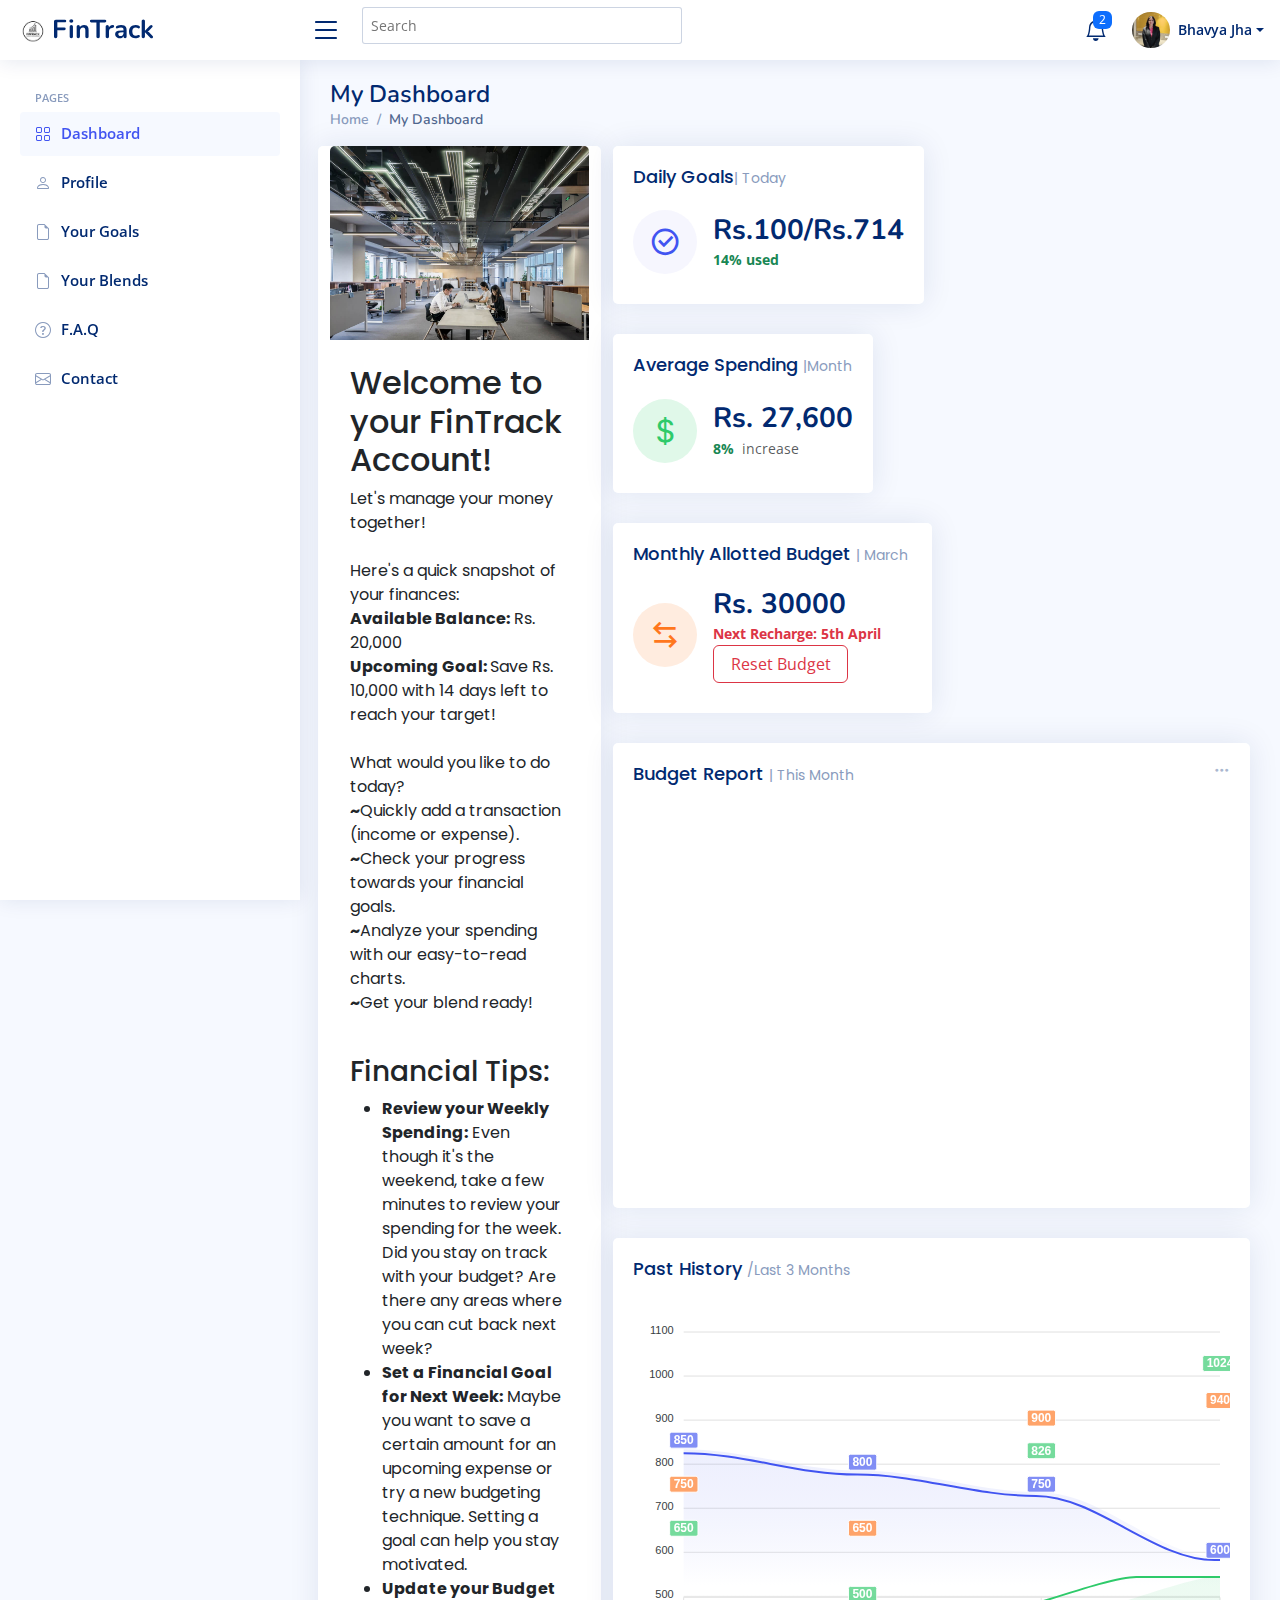
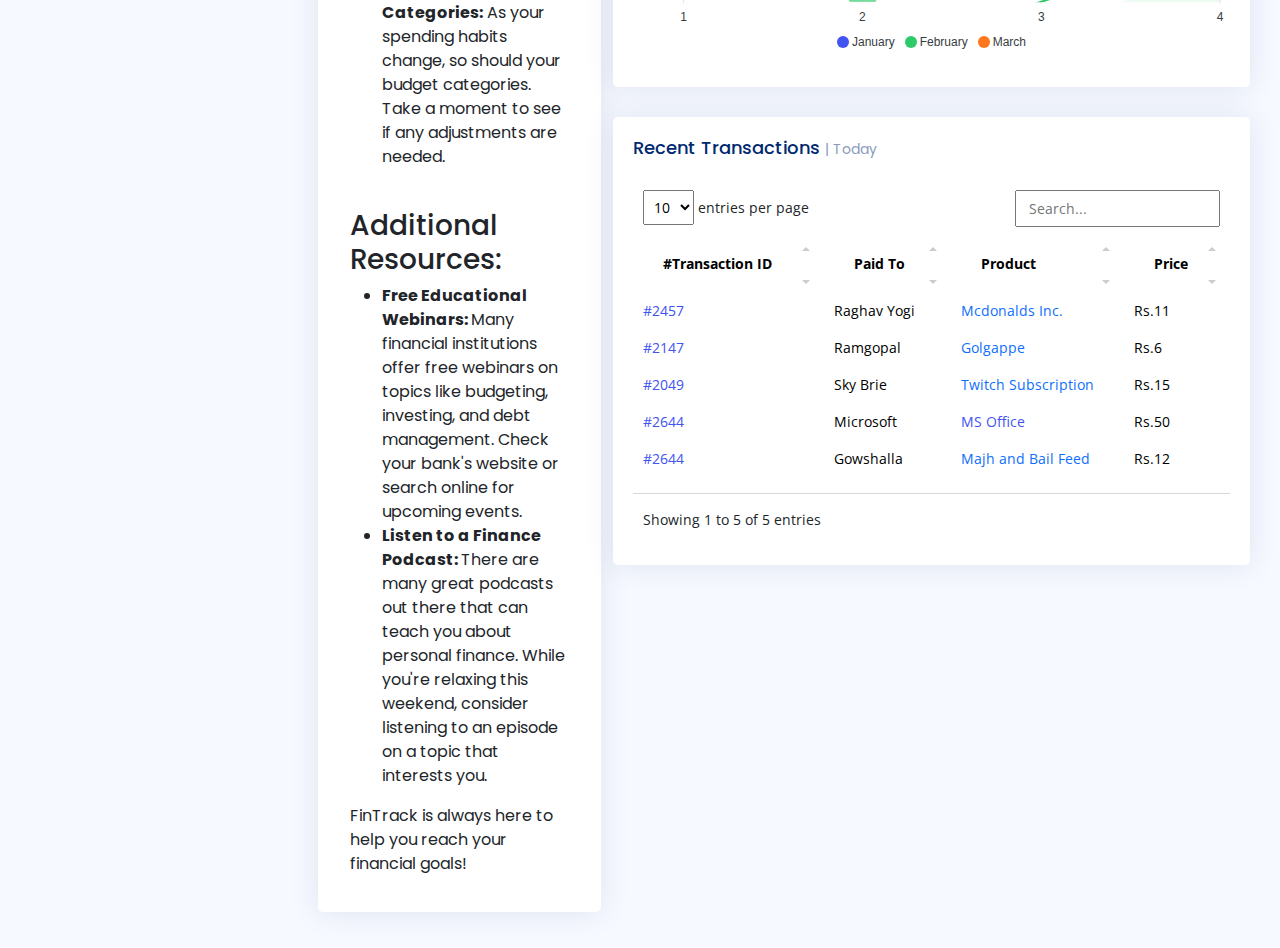
<file: index.html>
<!DOCTYPE html>
<html lang="en">

<head>
  <meta charset="utf-8">
  <meta content="width=device-width, initial-scale=1.0" name="viewport">

  <title>Dashboard</title>
  <link href="assets/img/logo.png" rel="icon">

  <!-- Google Fonts -->
  <link href="https://fonts.gstatic.com" rel="preconnect">
  <link href="https://fonts.googleapis.com/css?family=Open+Sans:300,300i,400,400i,600,600i,700,700i|Nunito:300,300i,400,400i,600,600i,700,700i|Poppins:300,300i,400,400i,500,500i,600,600i,700,700i" rel="stylesheet">

  <!-- Vendor CSS Files -->
  <link href="assets/vendor/bootstrap/css/bootstrap.min.css" rel="stylesheet">
  <link href="assets/vendor/bootstrap-icons/bootstrap-icons.css" rel="stylesheet">
  <link href="assets/vendor/boxicons/css/boxicons.min.css" rel="stylesheet">
  <link href="assets/vendor/quill/quill.snow.css" rel="stylesheet">
  <link href="assets/vendor/quill/quill.bubble.css" rel="stylesheet">
  <link href="assets/vendor/remixicon/remixicon.css" rel="stylesheet">
  <link href="assets/vendor/simple-datatables/style.css" rel="stylesheet">

  <!-- Template Main CSS File -->
  <link href="assets/css/style.css" rel="stylesheet">
</head>

<body>
  <!-- ======= Header ======= -->
  <header id="header" class="header fixed-top d-flex align-items-center">

    <div class="d-flex align-items-center justify-content-between">
      <a href="index.html" class="logo d-flex align-items-center">
        <img src="assets/img/logo.png" alt="">
        <span class="d-none d-lg-block">FinTrack</span>
      </a>
      <i class="bi bi-list toggle-sidebar-btn"></i>
    </div><!-- End Logo -->

    <div class="search-bar">
      <form class="search-form d-flex align-items-center" method="POST" action="#">
        <input type="text" name="query" placeholder="Search" title="Enter search keyword">
        <button type="submit" title="Search"></button>
      </form>
    </div><!-- End Search Bar -->

    <nav class="header-nav ms-auto">
      <ul class="d-flex align-items-center">

        <li class="nav-item d-block d-lg-none">
          <a class="nav-link nav-icon search-bar-toggle " href="#">
            <i class="bi bi-search"></i>
          </a>
        </li><!-- End Search Icon-->

        <li class="nav-item dropdown">

          <a class="nav-link nav-icon" href="#" data-bs-toggle="dropdown">
            <i class="bi bi-bell"></i>
            <span class="badge bg-primary badge-number">2</span>
          </a><!-- End Notification Icon -->

          <ul class="dropdown-menu dropdown-menu-end dropdown-menu-arrow notifications">
            <li class="dropdown-header">
              You have 2 new notifications
          
            </li>
            <li>
              <hr class="dropdown-divider">
            </li>

            <li class="notification-item">
              <i class="bi bi-exclamation-circle text-warning"></i>
              <div>
                <h4>Alert</h4>
                <p>You have reached your daily limit</p>
                <p>30 min. ago</p>
              </div>
            </li>

            <li>
              <hr class="dropdown-divider">
            </li>

            <li class="notification-item">
              <i class="bi bi-x-circle text-danger"></i>
              <div>
                <h4>Failure</h4>
                <p>240 points past monthly limit </p>
                <p>1 hr. ago</p>
              </div>
            </li>

            <li>
              <hr class="dropdown-divider">
            </li>

         

          </ul><!-- End Notification Dropdown Items -->

        </li><!-- End Notification Nav -->

        <li class="nav-item dropdown pe-3">

          <a class="nav-link nav-profile d-flex align-items-center pe-0" href="#" data-bs-toggle="dropdown">
            <img src="assets/img/bhavya.jpg" alt="Profile" class="rounded-circle">
            <span class="d-none d-md-block dropdown-toggle ps-2">Bhavya Jha</span>
          </a><!-- End Profile Iamge Icon -->

          <ul class="dropdown-menu dropdown-menu-end dropdown-menu-arrow profile">
            <li class="dropdown-header">
              <h4>Bhavya Jha</h4>
              <h6>Student at NMIMS, Chandigarh</h6>
              <span></span>
            </li>
            <li>
              <hr class="dropdown-divider">
            </li>

            <li>
              <a class="dropdown-item d-flex align-items-center" href="bhavya-profile.html">
                <i class="bi bi-person"></i>
                <span>My Profile</span>
              </a>
            </li>
            <li>
              <hr class="dropdown-divider">
            </li>

            <li>
              <a class="dropdown-item d-flex align-items-center" href="settings.html">
                <i class="bi bi-gear"></i>
                <span>Account Settings</span>
              </a>
            </li>
            <li>
              <hr class="dropdown-divider">
            </li>

            <li>
              <a class="dropdown-item d-flex align-items-center" href="pages-faq.html">
                <i class="bi bi-question-circle"></i>
                <span>Need Help?</span>
              </a>
            </li>
            <li>
              <hr class="dropdown-divider">
            </li>

            <li>
              <a class="dropdown-item d-flex align-items-center" href="#">
                <i class="bi bi-box-arrow-right"></i>
                <span>Sign Out</span>
              </a>
            </li>

          </ul><!-- End Profile Dropdown Items -->
        </li><!-- End Profile Nav -->

      </ul>
    </nav><!-- End Icons Navigation -->

  </header><!-- End Header -->

 <!-- ======= Sidebar ======= -->
 <aside id="sidebar" class="sidebar">

  <ul class="sidebar-nav" id="sidebar-nav">
    <li class="nav-heading">Pages</li>

    <li class="nav-item">
      <a class="nav-link " href="index.html">
        <i class="bi bi-grid"></i>
        <span>Dashboard</span>
      </a>
      
    </li><!-- End Dashboard Nav -->
 
    <li class="nav-item">
      <a class="nav-link collapsed" href="bhavya-profile.html">
        <i class="bi bi-person"></i>
        <span>Profile</span>
      </a>
    </li><!-- End Profile Page Nav -->

    <li class="nav-item">
      <a class="nav-link collapsed" href="goals.html">
        <i class="bi bi-file-earmark"></i>
        <span>Your Goals</span>
      </a>
    </li><!-- End Goals Page Nav -->

    <li class="nav-item">
      <a class="nav-link collapsed" href="blend.html">
        <i class="bi bi-file-earmark"></i>
        <span>Your Blends</span>
      </a>
    </li><!-- End Blend Page Nav -->

    <li class="nav-item">
      <a class="nav-link collapsed" href="pages-faq.html">
        <i class="bi bi-question-circle"></i>
        <span>F.A.Q</span>
      </a>
    </li><!-- End F.A.Q Page Nav -->

    <li class="nav-item">
      <a class="nav-link collapsed" href="contact.html">
        <i class="bi bi-envelope"></i>
        <span>Contact</span>
      </a>
    </li><!-- End Contact Page Nav -->

  </ul>

</aside><!-- End Sidebar-->

<main id="main" class="main">

  <div class="pagetitle">
    <h1>My Dashboard</h1>
    <nav>
      <ol class="breadcrumb">
        <li class="breadcrumb-item"><a href="index.html">Home</a></li>
        <li class="breadcrumb-item active">My Dashboard</li>
      </ol>
    </nav>
  </div><!-- End Page Title -->

  <section class="section dashboard">
    <div class="row">
                <!-- Card with an image on top -->
                <div class="card mb-3" style="width: 30%;">
                  <img src="assets/img/news-4.jpg" class="card-img-top" alt="...">
                  <div class="card-body" style="font-family: 'Poppins', sans-serif;"><br>
                    <h2 style="font-family: 'Poppins', sans-serif;">Welcome to your FinTrack Account!</h2>
                    <p class="card-text" style="font-family: 'Poppins', sans-serif;">Let's manage your money together!<br><br>
                      Here's a quick snapshot of your finances:<br>
                      <b>Available Balance:</b> Rs. 20,000<br>
                      <b>Upcoming Goal: </b> Save Rs. 10,000 with 14 days left to reach your target!<br><br>
                      What would you like to do today?<br>
                      <b>~</b>Quickly add a transaction (income or expense).<br>
                      <b>~</b>Check your progress towards your financial goals.<br>
                      <b>~</b>Analyze your spending with our easy-to-read charts.<br>
                      <b>~</b>Get your blend ready!<br><br>

                      <h3 style="font-family: 'Poppins', sans-serif;">Financial Tips:</h3>
                      <ul style="font-family: 'Poppins', sans-serif;">
                        <li><b>Review your Weekly Spending:</b> Even though it's the weekend, take a few minutes to review your spending for the week. Did you stay on track with your budget? Are there any areas where you can cut back next week?</li>
                        <li><b>Set a Financial Goal for Next Week:</b> Maybe you want to save a certain amount for an upcoming expense or try a new budgeting technique. Setting a goal can help you stay motivated.</li>
                        <li><b>Update your Budget Categories:</b> As your spending habits change, so should your budget categories. Take a moment to see if any adjustments are needed.</li>
                      </ul><br>

                      <h3 style="font-family: 'Poppins', sans-serif;">Additional Resources:</h3>
                      <ul style="font-family: 'Poppins', sans-serif;">
                        <li><b>Free Educational Webinars: </b> Many financial institutions offer free webinars on topics like budgeting, investing, and debt management. Check your bank's website or search online for upcoming events.</li>
                        <li><b>Listen to a Finance Podcast: </b> There are many great podcasts out there that can teach you about personal finance. While you're relaxing this weekend, consider listening to an episode on a topic that interests you.</li>
                      </ul>
  
                      FinTrack is always here to help you reach your financial goals!</p>
                  </div>
                </div>
                <!-- End Card with an image on top -->

      <!-- Left side columns -->
        <div class="col-md-6" style="width: 70%;">
          <div class="col-xxl-4 col-md-6">
          <!-- Sales Card -->
            <div class="card info-card sales-card" style="width: fit-content;">
              <div class="card-body">
                <h5 class="card-title">Daily Goals<span>| Today</span></h5>
                <div class="d-flex align-items-center">
                  <div class="card-icon rounded-circle d-flex align-items-center justify-content-center">
                    <i class="ri-checkbox-circle-line"></i>
                  </div>
                  <div class="ps-3">
                    <h6>Rs.100/Rs.714</h6>
                    <span class="text-success small pt-1 fw-bold">14% used</span> 
                  </div>
                </div>
            </div>
          </div><!-- End Sales Card -->


          <!-- Revenue Card -->
          
            <div class="card info-card revenue-card" style="width: fit-content;">

              <div class="card-body">
                <h5 class="card-title">Average Spending <span>|Month</span></h5>

                <div class="d-flex align-items-center">
                  <div class="card-icon rounded-circle d-flex align-items-center justify-content-center">
                    <i class="bi bi-currency-dollar"></i>
                  </div>
                  <div class="ps-3">
                    <h6>Rs. 27,600</h6>
                    <span class="text-success small pt-1 fw-bold">8%</span> <span class="text-muted small pt-2 ps-1">increase</span>

                  </div>
                </div>
              

            </div>
          </div><!-- End Revenue Card -->

         <!-- Customers Card -->
        
        <div class="card info-card customers-card" style="width: fit-content;">

          <div class="card-body">
            <h5 class="card-title">Monthly Allotted Budget <span>| March</span></h5>
            <div class="d-flex align-items-center">
              <div class="card-icon rounded-circle d-flex align-items-center justify-content-center">
                <i class="ri-arrow-left-right-line"></i>
              </div>
              <div class="ps-3">
                <h6 id="resetBudget">Rs. 30000</h6>
                <span class="text-danger small pt-1 fw-bold">Next Recharge: 5th April</span>
                <span class="text-muted small pt-2 ps-1"></span>
                <button id="reset-budget-btn" class="btn btn-outline-danger">Reset Budget</button>
              </div>
            </div>
          
        </div>
        

        <script>
        // Add event listener to the reset button
        document.getElementById('reset-budget-btn').addEventListener('click', function() {
          // Update the value to 3000
          document.getElementById('resetBudget').innerText =prompt("enter a reset value");
        });</script>
            <!-- End Customers Card -->

        </div></div>
        
        <!-- Budget Report -->
        <div class="card">
          <div class="filter">
            <a class="icon" href="#" data-bs-toggle="dropdown"><i class="bi bi-three-dots"></i></a>
            <ul class="dropdown-menu dropdown-menu-end dropdown-menu-arrow">
              <li class="dropdown-header text-start">
                <h6>Filter</h6>
              </li>
  
              <li><a class="dropdown-item" href="#">Today</a></li>
              <li><a class="dropdown-item" href="#">This Month</a></li>
              <li><a class="dropdown-item" href="#">This Year</a></li>
            </ul>
          </div>
  
          <div class="card-body pb-0">
            <h5 class="card-title">Budget Report <span>| This Month</span></h5>
  
            <div id="budgetChart" style="min-height: 400px;" class="echart"></div>
  
            <script>
              document.addEventListener("DOMContentLoaded", () => {
                
                var xhttp;
                xhttp=new XMLHttpRequest();
                xhttp.onreadystatechange = function() {
                  if (this.readyState == 4 && this.status == 200) {
                    var jsonObj = JSON.parse(this.responseText);

                    var budgetChart = echarts.init(document.querySelector("#budgetChart")).setOption(jsonObj);
                  }
                };
              xhttp.open("GET", "http://127.0.0.1:3000/hiii/bhavya.json", true);
              xhttp.send();
               
              });
            </script>
        </div><!-- End Budget Report -->
          </div><!-- End Right side columns -->

          
          <!-- Reports -->
          <div class="col-12">
            <div class="card">

              <div class="card-body">
                <h5 class="card-title">Past History <span>/Last 3 Months</span></h5>

                <!-- Line Chart -->
                <div id="reportsChart"></div>

                <script>
                  document.addEventListener("DOMContentLoaded", () => {
                    new ApexCharts(document.querySelector("#reportsChart"), {
                      series: [{
                        name: 'January',
                        data: [850,800,750,600],
                      }, {
                        name: 'February',
                        data: [650,500,826,1024]
                      }, {
                        name: 'March',
                        data: [750,650,900,940 ]
                      }],
                      chart: {
                        height: 350,
                        type: 'area',
                        toolbar: {
                          show: false
                        },
                      },
                      markers: {
                        size: 4
                      },
                      colors: ['#4154f1', '#2eca6a', '#ff771d'],
                      fill: {
                        type: "gradient",
                        gradient: {
                          shadeIntensity: 1,
                          opacityFrom: 0.3,
                          opacityTo: 0.4,
                          stops: [0, 90, 100]
                        }
                      },
                      dataLabels: {
                        enabled: true
                      },
                      stroke: {
                        curve: 'smooth',
                        width: 2
                      },
                    
                      tooltip: {
                        x: {
                          format: 'dd/MM/yy HH:mm'
                        },
                      }
                    }).render();
                  });
                </script>
                <!-- End Line Chart -->

              </div>

            </div>
          </div><!-- End Reports -->

          <!-- Recent Sales -->
          <div class="col-12">
            <div class="card recent-sales overflow-auto">

    

              <div class="card-body">
                <h5 class="card-title">Recent Transactions <span>| Today</span></h5>

                <table class="table table-borderless datatable">
                  <thead>
                    <tr>
                      <th scope="col">#Transaction ID</th>
                      <th scope="col">Paid To</th>
                      <th scope="col">Product</th>
                      <th scope="col">Price</th>
                     
                    </tr>
                  </thead>
                  <tbody>
                    <tr>
                      <th scope="row"><a href="#">#2457</a></th>
                      <td>Raghav Yogi </td>
                      <td><a href="#" class="text-primary">Mcdonalds Inc.</a></td>
                      <td>Rs.11 </td>
                    </tr>
                    <tr>
                      <th scope="row"><a href="#">#2147</a></th>
                      <td>Ramgopal </td>
                      <td><a href="#" class="text-primary">Golgappe</a></td>
                      <td>Rs.6</td>
                    </tr>
                    <tr>
                      <th scope="row"><a href="#">#2049</a></th>
                      <td>Sky Brie</td>
                      <td><a href="#" class="text-primary">Twitch Subscription</a></td>
                      <td>Rs.15</td>
                    </tr>
                    <tr>
                      <th scope="row"><a href="#">#2644</a></th>
                      <td>Microsoft </td>
                      <td><a href="#" class="text-primar">MS Office</a></td>
                      <td>Rs.50</td>
                    </tr>
                    <tr>
                      <th scope="row"><a href="#">#2644</a></th>
                      <td>Gowshalla</td>
                      <td><a href="#" class="text-primary">Majh and Bail Feed</a></td>
                      <td>Rs.12</td>
                    </tr>
                  </tbody>
                </table>

              </div>

            </div>
          </div><!-- End Recent Sales -->

          
        </div>
      </div><!-- End Left side columns -->


    </div>
  </section>

</main><!-- End #main -->


<a href="#" class="back-to-top d-flex align-items-center justify-content-center"><i class="bi bi-arrow-up-short"></i></a>

<!-- Vendor JS Files -->
<script src="assets/vendor/apexcharts/apexcharts.min.js"></script>
<script src="assets/vendor/bootstrap/js/bootstrap.bundle.min.js"></script>
<script src="assets/vendor/chart.js/chart.umd.js"></script>
<script src="assets/vendor/echarts/echarts.min.js"></script>
<script src="assets/vendor/quill/quill.min.js"></script>
<script src="assets/vendor/simple-datatables/simple-datatables.js"></script>
<script src="assets/vendor/tinymce/tinymce.min.js"></script>
<script src="assets/vendor/php-email-form/validate.js"></script>

<!-- Template Main JS File -->
<script src="assets/js/main.js"></script>

</body>
</html>
</file>
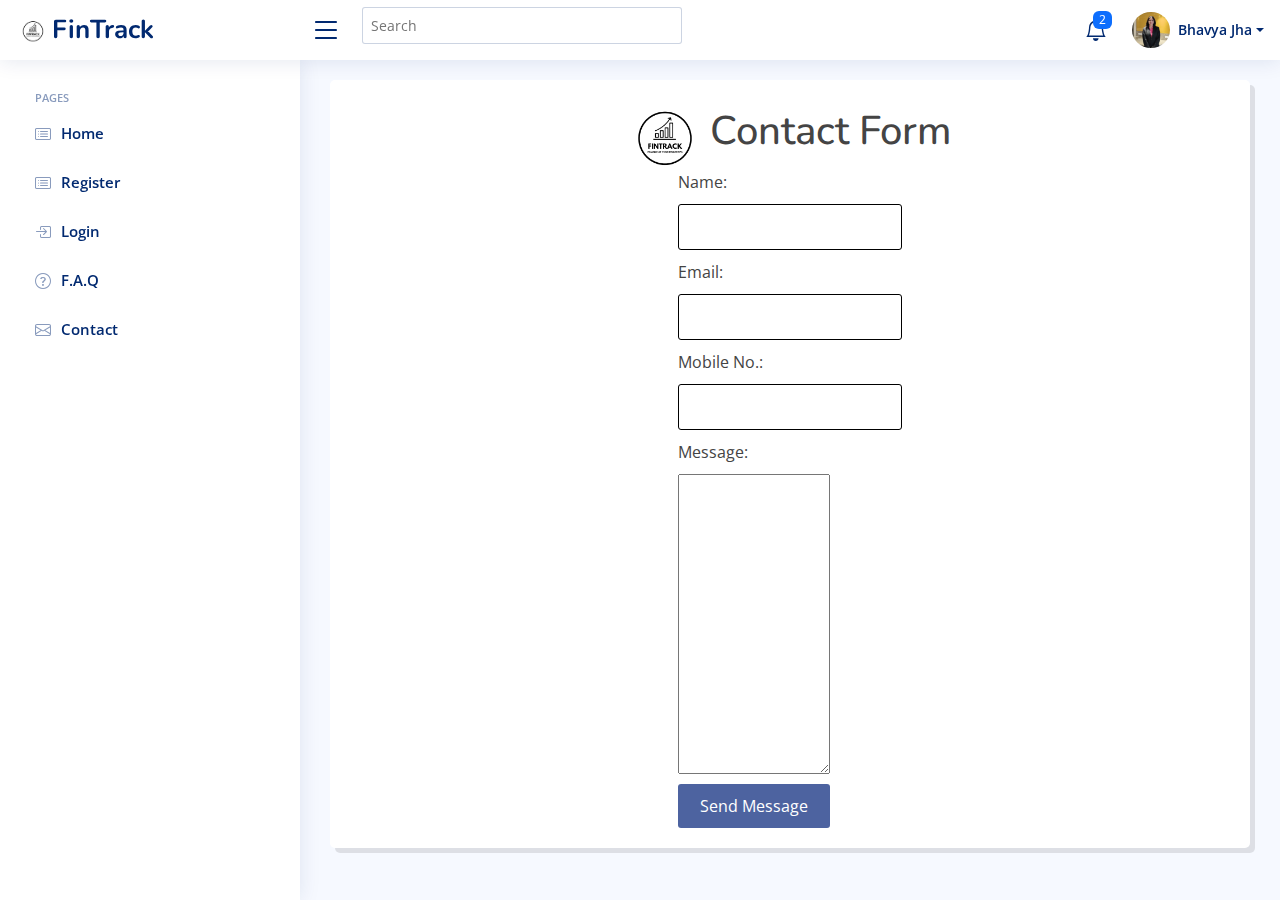
<file: befl-contact.html>
<!DOCTYPE html>
<html lang="en">

<head>
  <meta charset="utf-8">
  <meta content="width=device-width, initial-scale=1.0" name="viewport">

  <title>Contact Us</title>
  <link href="assets/img/logo.png" rel="icon">

  <!-- Google Fonts -->
  <link href="https://fonts.gstatic.com" rel="preconnect">
  <link href="https://fonts.googleapis.com/css?family=Open+Sans:300,300i,400,400i,600,600i,700,700i|Nunito:300,300i,400,400i,600,600i,700,700i|Poppins:300,300i,400,400i,500,500i,600,600i,700,700i" rel="stylesheet">

  <!-- Vendor CSS Files -->
  <link href="assets/vendor/bootstrap/css/bootstrap.min.css" rel="stylesheet">
  <link href="assets/vendor/bootstrap-icons/bootstrap-icons.css" rel="stylesheet">
  <link href="assets/vendor/boxicons/css/boxicons.min.css" rel="stylesheet">
  <link href="assets/vendor/quill/quill.snow.css" rel="stylesheet">
  <link href="assets/vendor/quill/quill.bubble.css" rel="stylesheet">
  <link href="assets/vendor/remixicon/remixicon.css" rel="stylesheet">
  <link href="assets/vendor/simple-datatables/style.css" rel="stylesheet">

  <!-- Template Main CSS File -->
  <link href="assets/css/style.css" rel="stylesheet">
</head>

<body>

  <!-- ======= Header ======= -->
  <header id="header" class="header fixed-top d-flex align-items-center">

    <div class="d-flex align-items-center justify-content-between">
      <a href="index.html" class="logo d-flex align-items-center">
        <img src="assets/img/logo.png" alt="">
        <span class="d-none d-lg-block">FinTrack</span>
      </a>
      <i class="bi bi-list toggle-sidebar-btn"></i>
    </div><!-- End Logo -->

    <div class="search-bar">
      <form class="search-form d-flex align-items-center" method="POST" action="#">
        <input type="text" name="query" placeholder="Search" title="Enter search keyword">
        <button type="submit" title="Search"></button>
      </form>
    </div><!-- End Search Bar -->

    <nav class="header-nav ms-auto">
      <ul class="d-flex align-items-center">

        <li class="nav-item d-block d-lg-none">
          <a class="nav-link nav-icon search-bar-toggle " href="#">
            <i class="bi bi-search"></i>
          </a>
        </li><!-- End Search Icon-->

        <li class="nav-item dropdown">

          <a class="nav-link nav-icon" href="#" data-bs-toggle="dropdown">
            <i class="bi bi-bell"></i>
            <span class="badge bg-primary badge-number">2</span>
          </a><!-- End Notification Icon -->

          <ul class="dropdown-menu dropdown-menu-end dropdown-menu-arrow notifications">
            <li class="dropdown-header">
              You have 2 new notifications
          
            </li>
            <li>
              <hr class="dropdown-divider">
            </li>

            <li class="notification-item">
              <i class="bi bi-exclamation-circle text-warning"></i>
              <div>
                <h4>Alert</h4>
                <p>You have reached your daily limit</p>
                <p>30 min. ago</p>
              </div>
            </li>

            <li>
              <hr class="dropdown-divider">
            </li>

            <li class="notification-item">
              <i class="bi bi-x-circle text-danger"></i>
              <div>
                <h4>Failure</h4>
                <p>240 points past monthly limit </p>
                <p>1 hr. ago</p>
              </div>
            </li>

            <li>
              <hr class="dropdown-divider">
            </li>

         

          </ul><!-- End Notification Dropdown Items -->

        </li><!-- End Notification Nav -->

        <li class="nav-item dropdown pe-3">

          <a class="nav-link nav-profile d-flex align-items-center pe-0" href="#" data-bs-toggle="dropdown">
            <img src="assets/img/bhavya.jpg" alt="Profile" class="rounded-circle">
            <span class="d-none d-md-block dropdown-toggle ps-2">Bhavya Jha</span>
          </a><!-- End Profile Iamge Icon -->

          <ul class="dropdown-menu dropdown-menu-end dropdown-menu-arrow profile">
            <li class="dropdown-header">
              <h4>Bhavya Jha</h4>
              <h6>Student at NMIMS, Chandigarh</h6>
              <span></span>
            </li>
            <li>
              <hr class="dropdown-divider">
            </li>

            <li>
              <a class="dropdown-item d-flex align-items-center" href="bhavya-profile.html">
                <i class="bi bi-person"></i>
                <span>My Profile</span>
              </a>
            </li>
            <li>
              <hr class="dropdown-divider">
            </li>

            <li>
              <a class="dropdown-item d-flex align-items-center" href="settings.html">
                <i class="bi bi-gear"></i>
                <span>Account Settings</span>
              </a>
            </li>
            <li>
              <hr class="dropdown-divider">
            </li>

            <li>
              <a class="dropdown-item d-flex align-items-center" href="pages-faq.html">
                <i class="bi bi-question-circle"></i>
                <span>Need Help?</span>
              </a>
            </li>
            <li>
              <hr class="dropdown-divider">
            </li>

            <li>
              <a class="dropdown-item d-flex align-items-center" href="#">
                <i class="bi bi-box-arrow-right"></i>
                <span>Sign Out</span>
              </a>
            </li>

          </ul><!-- End Profile Dropdown Items -->
        </li><!-- End Profile Nav -->

      </ul>
    </nav><!-- End Icons Navigation -->

  </header><!-- End Header -->

  <!-- ======= Sidebar ======= -->
<aside id="sidebar" class="sidebar">

    <ul class="sidebar-nav" id="sidebar-nav">
      <li class="nav-heading">Pages</li>
      
      <li class="nav-item">
          <a class="nav-link collapsed" href="before-login.html">
            <i class="bi bi-card-list"></i>
            <span>Home</span>
          </a>
        </li><!-- End Home Page Nav -->
  
      <li class="nav-item">
          <a class="nav-link collapsed" href="register.html">
            <i class="bi bi-card-list"></i>
            <span>Register</span>
          </a>
        </li><!-- End Register Page Nav -->
  
      <li class="nav-item">
          <a class="nav-link collapsed" href="login.html">
            <i class="bi bi-box-arrow-in-right"></i>
            <span>Login</span>
          </a>
      </li><!-- End Login Page Nav -->
  
      <li class="nav-item">
        <a class="nav-link collapsed" href="befl-faq.html">
          <i class="bi bi-question-circle"></i>
          <span>F.A.Q</span>
        </a>
      </li><!-- End F.A.Q Page Nav -->
  
      <li class="nav-item">
        <a class="nav-link collapsed" href="befl-contact.html">
          <i class="bi bi-envelope"></i>
          <span>Contact</span>
        </a>
      </li><!-- End Contact Page Nav -->
    </ul>
  </aside><!-- End Sidebar-->

  <main id="main" class="main">
      <div class="container">
        <div class="login-header">
          <img src="assets/img/logo.png" alt="Logo" width="70" height="70">
          <h1>Contact Form</h1>
        </div>
      
      <form id="contact-form">
        <label for="name">Name:</label>
        <input type="text" id="name" name="name" required>
    
        <label for="email">Email:</label>
        <input type="email" id="email" name="email" required>
        
        <label for="phone">Mobile No.:</label>
        <input type="telephone" id="phone" name="phone" required>
    
        <label for="message">Message:</label>
        <textarea id="message" name="message" style="height: 300px; width: 68%;" required></textarea>
        
        <button type="submit" style="width: 68%;">Send Message</button>
      </form>
    </div>
      <div id="response-message"></div>
      <script src="assets/js/main.js"></script>
  </main><!-- End #main -->
  
  <a href="#" class="back-to-top d-flex align-items-center justify-content-center"><i class="bi bi-arrow-up-short"></i></a>

  <!-- Vendor JS Files -->
  <script src="assets/vendor/apexcharts/apexcharts.min.js"></script>
  <script src="assets/vendor/bootstrap/js/bootstrap.bundle.min.js"></script>
  <script src="assets/vendor/chart.js/chart.umd.js"></script>
  <script src="assets/vendor/echarts/echarts.min.js"></script>
  <script src="assets/vendor/quill/quill.min.js"></script>
  <script src="assets/vendor/simple-datatables/simple-datatables.js"></script>
  <script src="assets/vendor/tinymce/tinymce.min.js"></script>
  <script src="assets/vendor/php-email-form/validate.js"></script>

  <!-- Template Main JS File -->
  <script src="assets/js/main.js"></script>

</body>

</html>
</file>
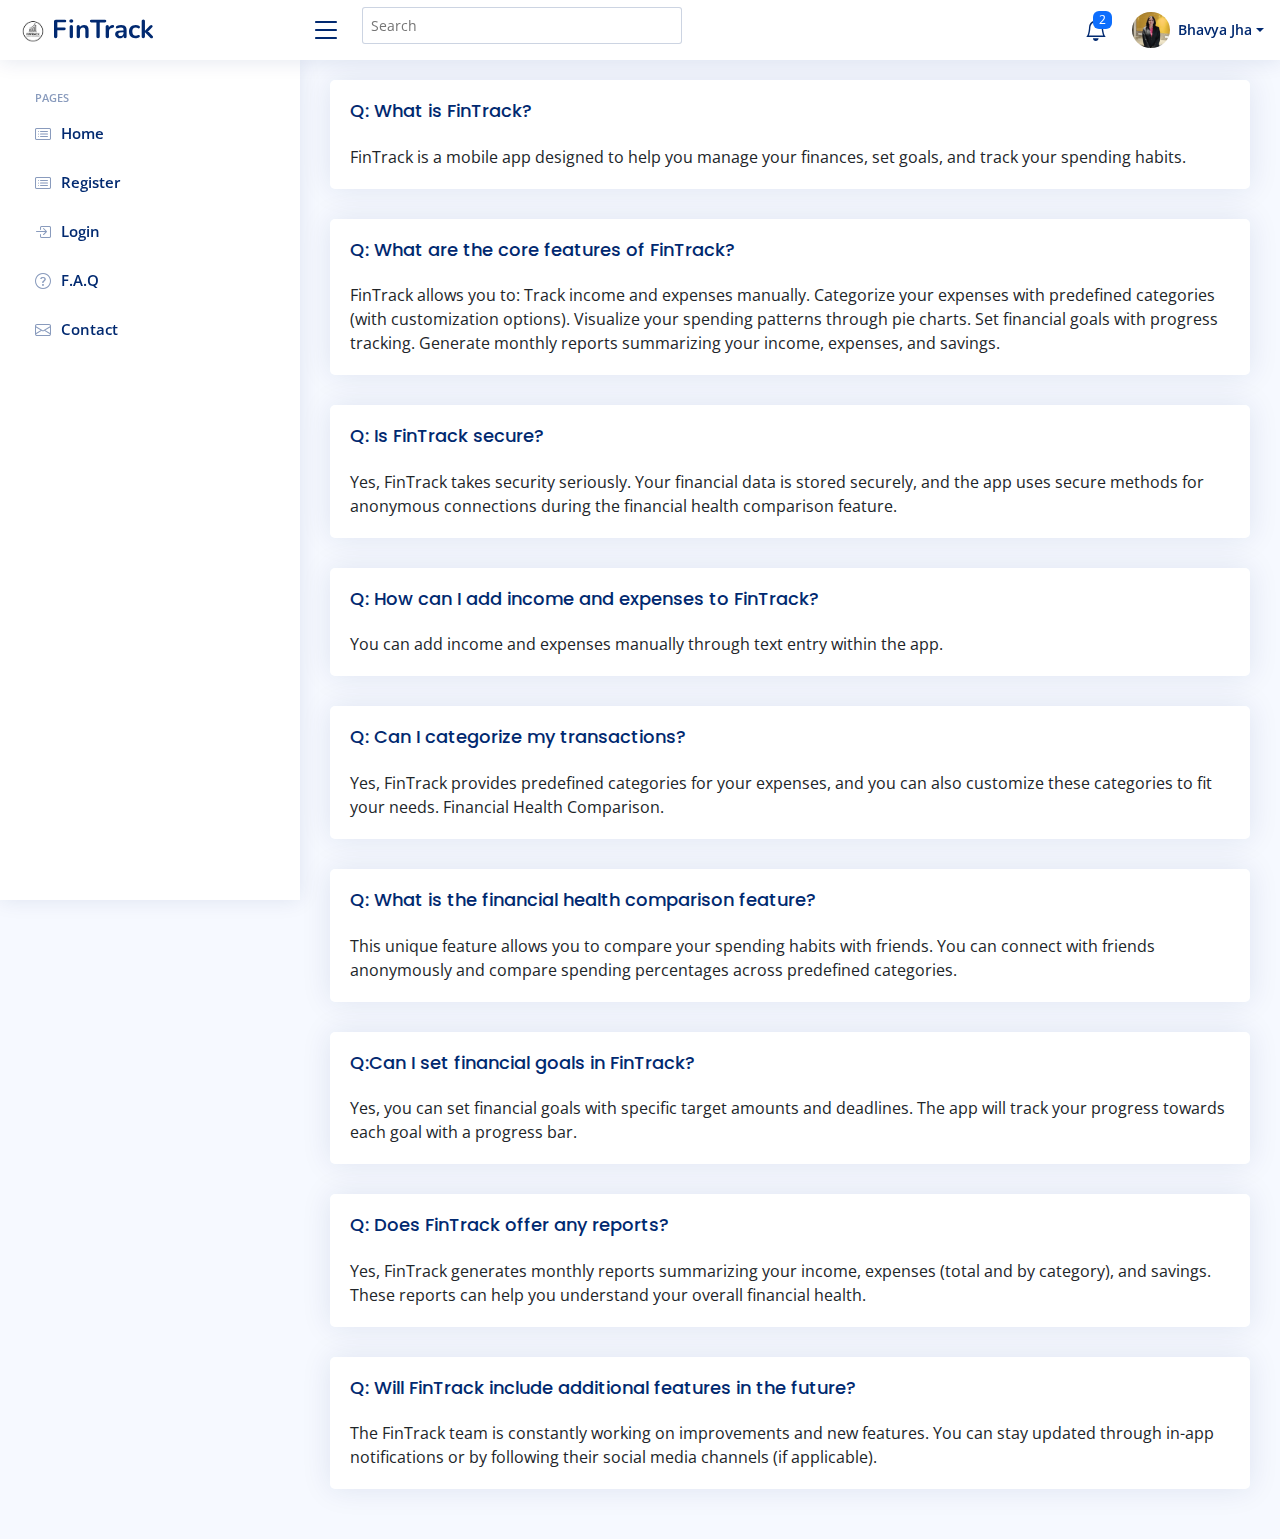
<file: befl-faq.html>
<!DOCTYPE html>
<html lang="en">

<head>
  <meta charset="utf-8">
  <meta content="width=device-width, initial-scale=1.0" name="viewport">

  <title>Your Goals</title>
  <link href="assets/img/logo.png" rel="icon">

  <!-- Google Fonts -->
  <link href="https://fonts.gstatic.com" rel="preconnect">
  <link href="https://fonts.googleapis.com/css?family=Open+Sans:300,300i,400,400i,600,600i,700,700i|Nunito:300,300i,400,400i,600,600i,700,700i|Poppins:300,300i,400,400i,500,500i,600,600i,700,700i" rel="stylesheet">

  <!-- Vendor CSS Files -->
  <link href="assets/vendor/bootstrap/css/bootstrap.min.css" rel="stylesheet">
  <link href="assets/vendor/bootstrap-icons/bootstrap-icons.css" rel="stylesheet">
  <link href="assets/vendor/boxicons/css/boxicons.min.css" rel="stylesheet">
  <link href="assets/vendor/quill/quill.snow.css" rel="stylesheet">
  <link href="assets/vendor/quill/quill.bubble.css" rel="stylesheet">
  <link href="assets/vendor/remixicon/remixicon.css" rel="stylesheet">
  <link href="assets/vendor/simple-datatables/style.css" rel="stylesheet">

  <!-- Template Main CSS File -->
  <link href="assets/css/style.css" rel="stylesheet">
</head>

<body>

  <!-- ======= Header ======= -->
  <header id="header" class="header fixed-top d-flex align-items-center">

    <div class="d-flex align-items-center justify-content-between">
      <a href="index.html" class="logo d-flex align-items-center">
        <img src="assets/img/logo.png" alt="">
        <span class="d-none d-lg-block">FinTrack</span>
      </a>
      <i class="bi bi-list toggle-sidebar-btn"></i>
    </div><!-- End Logo -->

    <div class="search-bar">
      <form class="search-form d-flex align-items-center" method="POST" action="#">
        <input type="text" name="query" placeholder="Search" title="Enter search keyword">
        <button type="submit" title="Search"></button>
      </form>
    </div><!-- End Search Bar -->

    <nav class="header-nav ms-auto">
      <ul class="d-flex align-items-center">

        <li class="nav-item d-block d-lg-none">
          <a class="nav-link nav-icon search-bar-toggle " href="#">
            <i class="bi bi-search"></i>
          </a>
        </li><!-- End Search Icon-->

        <li class="nav-item dropdown">

          <a class="nav-link nav-icon" href="#" data-bs-toggle="dropdown">
            <i class="bi bi-bell"></i>
            <span class="badge bg-primary badge-number">2</span>
          </a><!-- End Notification Icon -->

          <ul class="dropdown-menu dropdown-menu-end dropdown-menu-arrow notifications">
            <li class="dropdown-header">
              You have 2 new notifications
          
            </li>
            <li>
              <hr class="dropdown-divider">
            </li>

            <li class="notification-item">
              <i class="bi bi-exclamation-circle text-warning"></i>
              <div>
                <h4>Alert</h4>
                <p>You have reached your daily limit</p>
                <p>30 min. ago</p>
              </div>
            </li>

            <li>
              <hr class="dropdown-divider">
            </li>

            <li class="notification-item">
              <i class="bi bi-x-circle text-danger"></i>
              <div>
                <h4>Failure</h4>
                <p>240 points past monthly limit </p>
                <p>1 hr. ago</p>
              </div>
            </li>

            <li>
              <hr class="dropdown-divider">
            </li>

         

          </ul><!-- End Notification Dropdown Items -->

        </li><!-- End Notification Nav -->

        <li class="nav-item dropdown pe-3">

          <a class="nav-link nav-profile d-flex align-items-center pe-0" href="#" data-bs-toggle="dropdown">
            <img src="assets/img/bhavya.jpg" alt="Profile" class="rounded-circle">
            <span class="d-none d-md-block dropdown-toggle ps-2">Bhavya Jha</span>
          </a><!-- End Profile Iamge Icon -->

          <ul class="dropdown-menu dropdown-menu-end dropdown-menu-arrow profile">
            <li class="dropdown-header">
              <h4>Bhavya Jha</h4>
              <h6>Student at NMIMS, Chandigarh</h6>
              <span></span>
            </li>
            <li>
              <hr class="dropdown-divider">
            </li>

            <li>
              <a class="dropdown-item d-flex align-items-center" href="bhavya-profile.html">
                <i class="bi bi-person"></i>
                <span>My Profile</span>
              </a>
            </li>
            <li>
              <hr class="dropdown-divider">
            </li>

            <li>
              <a class="dropdown-item d-flex align-items-center" href="settings.html">
                <i class="bi bi-gear"></i>
                <span>Account Settings</span>
              </a>
            </li>
            <li>
              <hr class="dropdown-divider">
            </li>

            <li>
              <a class="dropdown-item d-flex align-items-center" href="pages-faq.html">
                <i class="bi bi-question-circle"></i>
                <span>Need Help?</span>
              </a>
            </li>
            <li>
              <hr class="dropdown-divider">
            </li>

            <li>
              <a class="dropdown-item d-flex align-items-center" href="#">
                <i class="bi bi-box-arrow-right"></i>
                <span>Sign Out</span>
              </a>
            </li>

          </ul><!-- End Profile Dropdown Items -->
        </li><!-- End Profile Nav -->

      </ul>
    </nav><!-- End Icons Navigation -->

  </header><!-- End Header -->

<!-- ======= Sidebar ======= -->
<aside id="sidebar" class="sidebar">

  <ul class="sidebar-nav" id="sidebar-nav">
    <li class="nav-heading">Pages</li>
    
    <li class="nav-item">
        <a class="nav-link collapsed" href="before-login.html">
          <i class="bi bi-card-list"></i>
          <span>Home</span>
        </a>
      </li><!-- End Home Page Nav -->

    <li class="nav-item">
        <a class="nav-link collapsed" href="register.html">
          <i class="bi bi-card-list"></i>
          <span>Register</span>
        </a>
      </li><!-- End Register Page Nav -->

    <li class="nav-item">
        <a class="nav-link collapsed" href="login.html">
          <i class="bi bi-box-arrow-in-right"></i>
          <span>Login</span>
        </a>
    </li><!-- End Login Page Nav -->

    <li class="nav-item">
      <a class="nav-link collapsed" href="befl-faq.html">
        <i class="bi bi-question-circle"></i>
        <span>F.A.Q</span>
      </a>
    </li><!-- End F.A.Q Page Nav -->

    <li class="nav-item">
      <a class="nav-link collapsed" href="befl-contact.html">
        <i class="bi bi-envelope"></i>
        <span>Contact</span>
      </a>
    </li><!-- End Contact Page Nav -->
  </ul>
</aside><!-- End Sidebar-->

  <main id="main" class="main">

              <div class="card">
                <div class="card-body">
                  <h5 class="card-title">Q: What is FinTrack?</h5>
                  FinTrack is a mobile app designed to help you manage your finances, set goals, and track your spending habits.
                </div></div>

              
              <div class="card">
                <div class="card-body">
                  <h5 class="card-title">Q: What are the core features of FinTrack?</h5>
                    FinTrack allows you to:
                    Track income and expenses manually.
                    Categorize your expenses with predefined categories (with customization options).
                    Visualize your spending patterns through pie charts.
                    Set financial goals with progress tracking.
                    Generate monthly reports summarizing your income, expenses, and savings.
                </div></div>

                <div class="card">
                  <div class="card-body">
                    <h5 class="card-title">Q:  Is FinTrack secure?</h5>
                    Yes, FinTrack takes security seriously. Your financial data is stored securely, and the app uses secure methods 
                    for anonymous connections during the financial health comparison feature.
                  </div></div>

                  <div class="card">
                    <div class="card-body">
                      <h5 class="card-title">Q: How can I add income and expenses to FinTrack?</h5>
                      You can add income and expenses manually through text entry within the app.
                    </div></div>

                    <div class="card">
                      <div class="card-body">
                        <h5 class="card-title">Q:  Can I categorize my transactions?</h5>
                        Yes, FinTrack provides predefined categories for your expenses, and you can also customize these categories to fit your needs.
Financial Health Comparison.
                      </div></div>

                      <div class="card">
                        <div class="card-body">
                          <h5 class="card-title">Q: What is the financial health comparison feature? </h5>
                          This unique feature allows you to compare your spending habits with friends. You can connect with friends anonymously and compare spending percentages across predefined categories.
                      </div></div>

                        <div class="card">
                          <div class="card-body">
                            <h5 class="card-title">Q:Can I set financial goals in FinTrack? </h5>
                            Yes, you can set financial goals with specific target amounts and deadlines. The app will track your progress towards each goal with a progress bar.
                        </div></div>

                          <div class="card">
                            <div class="card-body">
                              <h5 class="card-title">Q:  Does FinTrack offer any reports?</h5>
                              Yes, FinTrack generates monthly reports summarizing your income, expenses (total and by category), and savings. These reports can help you understand your overall financial health.
                          </div></div>

                              <div class="card">
                              <div class="card-body">
                                <h5 class="card-title">Q: Will FinTrack include additional features in the future?</h5>
                                The FinTrack team is constantly working on improvements and new features. You can stay updated through in-app notifications or by following their social media channels (if applicable).
                              </div></div>
                       

  </main><!-- End #main -->
  
  <a href="#" class="back-to-top d-flex align-items-center justify-content-center"><i class="bi bi-arrow-up-short"></i></a>

  <!-- Vendor JS Files -->
  <script src="assets/vendor/apexcharts/apexcharts.min.js"></script>
  <script src="assets/vendor/bootstrap/js/bootstrap.bundle.min.js"></script>
  <script src="assets/vendor/chart.js/chart.umd.js"></script>
  <script src="assets/vendor/echarts/echarts.min.js"></script>
  <script src="assets/vendor/quill/quill.min.js"></script>
  <script src="assets/vendor/simple-datatables/simple-datatables.js"></script>
  <script src="assets/vendor/tinymce/tinymce.min.js"></script>
  <script src="assets/vendor/php-email-form/validate.js"></script>

  <!-- Template Main JS File -->
  <script src="assets/js/main.js"></script>

</body>

</html>
</file>
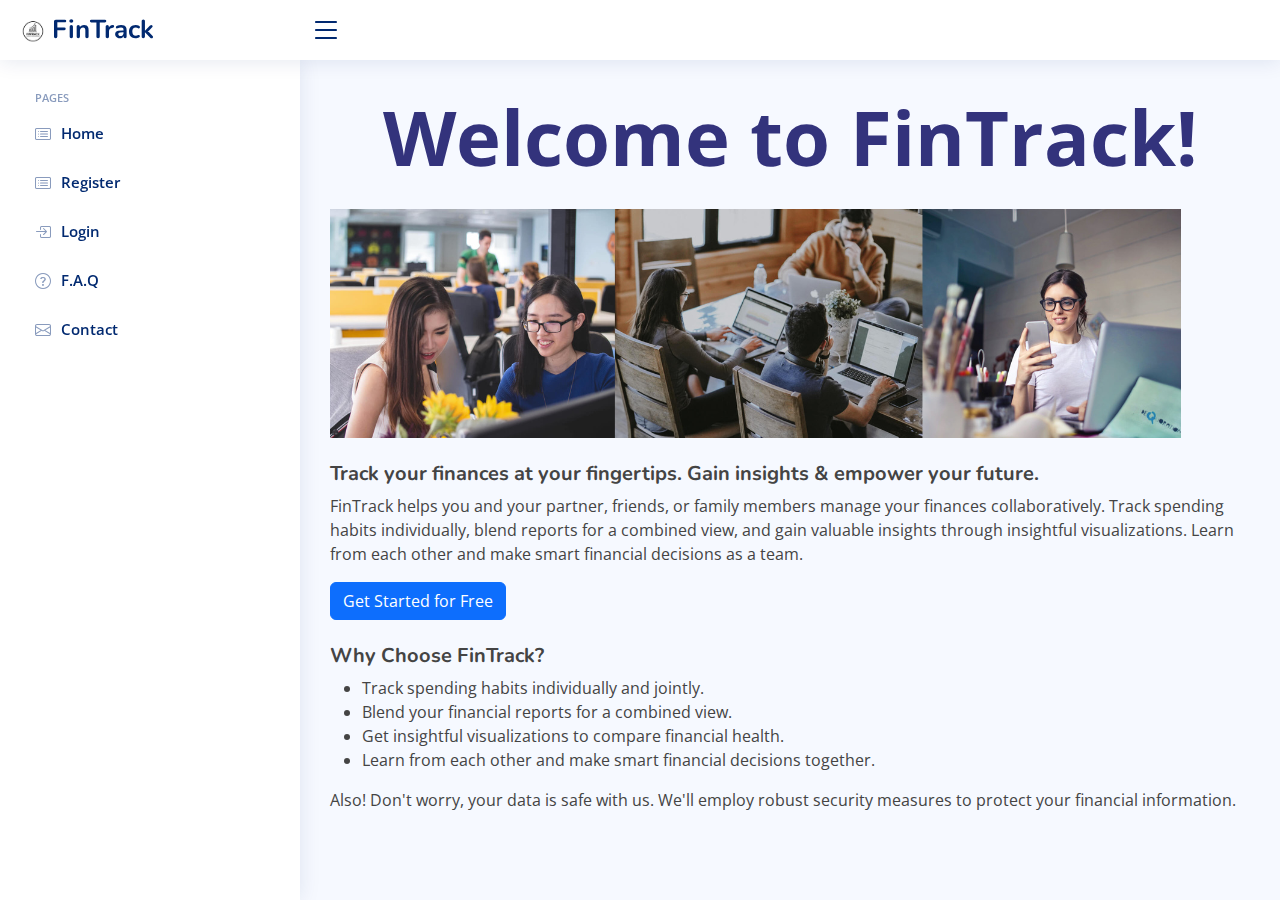
<file: before-login.html>
<!DOCTYPE html>
<html lang="en">

<head>
  <meta charset="utf-8">
  <meta content="width=device-width, initial-scale=1.0" name="viewport">

  <title>LOGIN</title>
  <meta content="" name="description">
  <meta content="" name="keywords">

  <!-- Favicons -->
  <link href="assets/img/logo.png" rel="icon">

  <!-- Google Fonts -->
  <link href="https://fonts.gstatic.com" rel="preconnect">
  <link href="https://fonts.googleapis.com/css?family=Open+Sans:300,300i,400,400i,600,600i,700,700i|Nunito:300,300i,400,400i,600,600i,700,700i|Poppins:300,300i,400,400i,500,500i,600,600i,700,700i" rel="stylesheet">

  <!-- Vendor CSS Files -->
  <link href="assets/vendor/bootstrap/css/bootstrap.min.css" rel="stylesheet">
  <link href="assets/vendor/bootstrap-icons/bootstrap-icons.css" rel="stylesheet">
  <link href="assets/vendor/boxicons/css/boxicons.min.css" rel="stylesheet">
  <link href="assets/vendor/quill/quill.snow.css" rel="stylesheet">
  <link href="assets/vendor/quill/quill.bubble.css" rel="stylesheet">
  <link href="assets/vendor/remixicon/remixicon.css" rel="stylesheet">
  <link href="assets/vendor/simple-datatables/style.css" rel="stylesheet">

  <!-- Template Main CSS File -->
  <link href="assets/css/style.css" rel="stylesheet">
</head>

<body>
  <header id="header" class="header fixed-top d-flex align-items-center">

    <div class="d-flex align-items-center justify-content-between">
      <a href="index.html" class="logo d-flex align-items-center">
        <img src="assets/img/logo.png" alt="logo">
        <span class="d-none d-lg-block">FinTrack</span>
      </a>
      <i class="bi bi-list toggle-sidebar-btn"></i>
    </div><!-- End Logo -->
  </header>

    <!-- ======= Sidebar ======= -->
    <aside id="sidebar" class="sidebar">

      <ul class="sidebar-nav" id="sidebar-nav">
        <li class="nav-heading">Pages</li>
        
        <li class="nav-item">
            <a class="nav-link collapsed" href="before-login.html">
              <i class="bi bi-card-list"></i>
              <span>Home</span>
            </a>
          </li><!-- End Home Page Nav -->

        <li class="nav-item">
            <a class="nav-link collapsed" href="register.html">
              <i class="bi bi-card-list"></i>
              <span>Register</span>
            </a>
          </li><!-- End Register Page Nav -->
    
        <li class="nav-item">
            <a class="nav-link collapsed" href="login.html">
              <i class="bi bi-box-arrow-in-right"></i>
              <span>Login</span>
            </a>
        </li><!-- End Login Page Nav -->

        <li class="nav-item">
          <a class="nav-link collapsed" href="befl-faq.html">
            <i class="bi bi-question-circle"></i>
            <span>F.A.Q</span>
          </a>
        </li><!-- End F.A.Q Page Nav -->
  
        <li class="nav-item">
          <a class="nav-link collapsed" href="befl-contact.html">
            <i class="bi bi-envelope"></i>
            <span>Contact</span>
          </a>
        </li><!-- End Contact Page Nav -->
  

      </ul>
  
    </aside><!-- End Sidebar-->


        <main id="main" class="main">

            <div class="pagetitle">
              <p style="font-size: 2cm; color: rgb(51, 51, 124); text-align: center; "><b>Welcome to FinTrack!</b></p>
            </div><section class="hero">
                <div class="hero-image" >
                    <img src="assets/img/photos.png" alt="FinTrack - Track finances together" height="40%">
                </div><br>
              <div class="hero-text-container">
                <h5><b>Track your finances at your fingertips. Gain insights & empower your future.</b></h5>
                <p>FinTrack helps you and your partner, friends, or family members manage your finances collaboratively. 
                  Track spending habits individually, blend reports for a combined view, and gain valuable insights through insightful visualizations. 
                  Learn from each other and make smart financial decisions as a team.</p>
                <a href="register.html" class="btn btn-primary">Get Started for Free</a>
              </div><br>
              
            </section>
            
            <section class="benefits" style="display: inline;">
              <h5><b>Why Choose FinTrack?</b></h5>
              <ul style="font-size: medium;">
                <li>Track spending habits individually and jointly.</li>
                <li>Blend your financial reports for a combined view.</li>
                <li>Get insightful visualizations to compare financial health.</li>
                <li>Learn from each other and make smart financial decisions together.</li>
              </ul>
              <p>Also! Don't worry, your data is safe with us. We'll employ robust security measures to protect your financial information.</p>
            </section>

      </main><!-- End #main -->
    
    
      <a href="#" class="back-to-top d-flex align-items-center justify-content-center"><i class="bi bi-arrow-up-short"></i></a>
    
      <!-- Vendor JS Files -->
      <script src="assets/vendor/apexcharts/apexcharts.min.js"></script>
      <script src="assets/vendor/bootstrap/js/bootstrap.bundle.min.js"></script>
      <script src="assets/vendor/chart.js/chart.umd.js"></script>
      <script src="assets/vendor/echarts/echarts.min.js"></script>
      <script src="assets/vendor/quill/quill.min.js"></script>
      <script src="assets/vendor/simple-datatables/simple-datatables.js"></script>
      <script src="assets/vendor/tinymce/tinymce.min.js"></script>
      <script src="assets/vendor/php-email-form/validate.js"></script>
    
      <!-- Template Main JS File -->
      <script src="assets/js/main.js"></script>
</body>
</html>
</file>
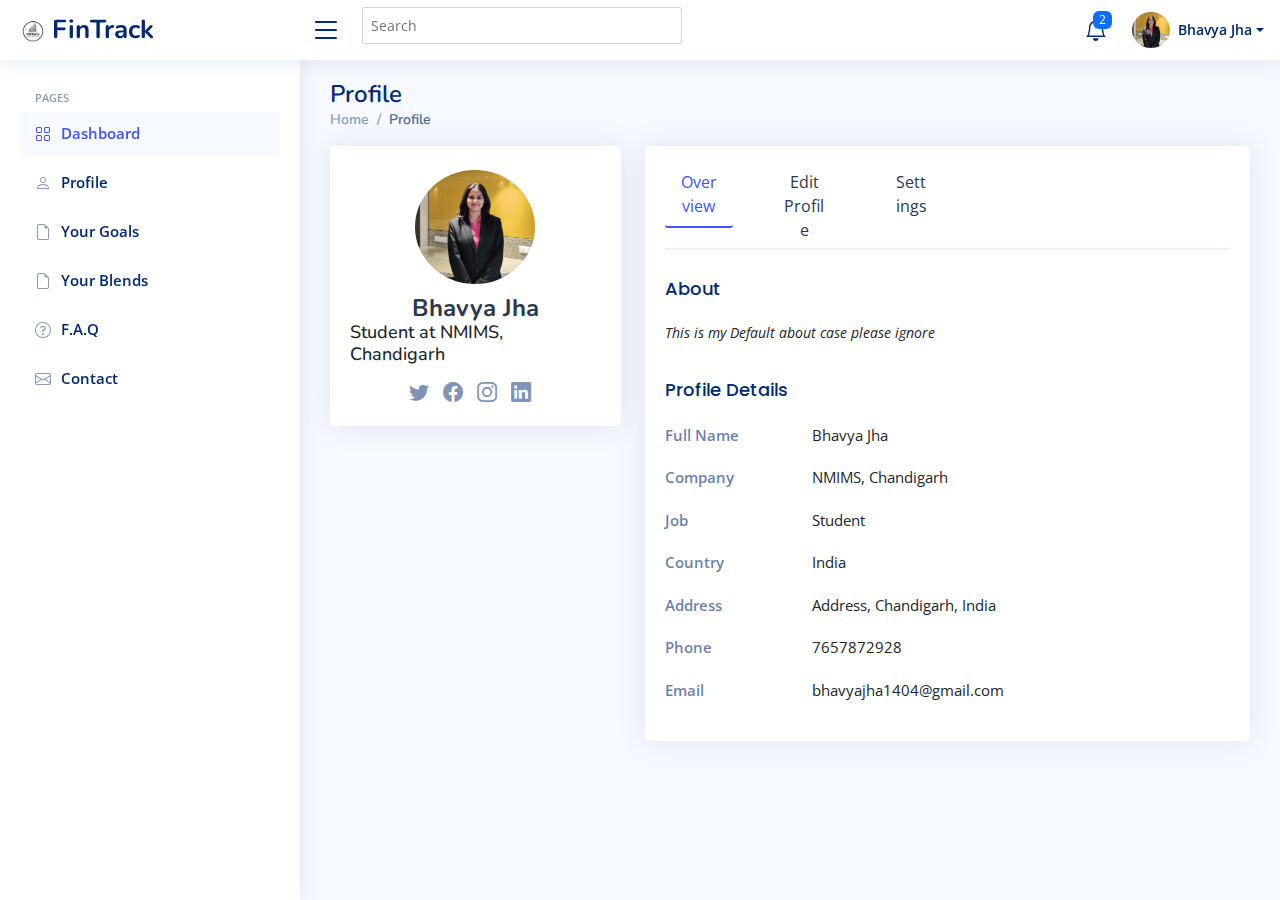
<file: bhavya-profile.html>
<!DOCTYPE html>
<html lang="en">

<head>
  <meta charset="utf-8">
  <meta content="width=device-width, initial-scale=1.0" name="viewport">

  <title>Your Profile</title>
  <link href="assets/img/logo.png" rel="icon">

  <!-- Google Fonts -->
  <link href="https://fonts.gstatic.com" rel="preconnect">
  <link href="https://fonts.googleapis.com/css?family=Open+Sans:300,300i,400,400i,600,600i,700,700i|Nunito:300,300i,400,400i,600,600i,700,700i|Poppins:300,300i,400,400i,500,500i,600,600i,700,700i" rel="stylesheet">

  <!-- Vendor CSS Files -->
  <link href="assets/vendor/bootstrap/css/bootstrap.min.css" rel="stylesheet">
  <link href="assets/vendor/bootstrap-icons/bootstrap-icons.css" rel="stylesheet">
  <link href="assets/vendor/boxicons/css/boxicons.min.css" rel="stylesheet">
  <link href="assets/vendor/quill/quill.snow.css" rel="stylesheet">
  <link href="assets/vendor/quill/quill.bubble.css" rel="stylesheet">
  <link href="assets/vendor/remixicon/remixicon.css" rel="stylesheet">
  <link href="assets/vendor/simple-datatables/style.css" rel="stylesheet">

  <!-- Template Main CSS File -->
  <link href="assets/css/style.css" rel="stylesheet">
</head>

<body>

  <!-- ======= Header ======= -->
  <header id="header" class="header fixed-top d-flex align-items-center">

    <div class="d-flex align-items-center justify-content-between">
      <a href="index.html" class="logo d-flex align-items-center">
        <img src="assets/img/logo.png" alt="">
        <span class="d-none d-lg-block">FinTrack</span>
      </a>
      <i class="bi bi-list toggle-sidebar-btn"></i>
    </div><!-- End Logo -->

    <div class="search-bar">
      <form class="search-form d-flex align-items-center" method="POST" action="#">
        <input type="text" name="query" placeholder="Search" title="Enter search keyword">
        <button type="submit" title="Search"></button>
      </form>
    </div><!-- End Search Bar -->

    <nav class="header-nav ms-auto">
      <ul class="d-flex align-items-center">

        <li class="nav-item d-block d-lg-none">
          <a class="nav-link nav-icon search-bar-toggle " href="#">
            <i class="bi bi-search"></i>
          </a>
        </li><!-- End Search Icon-->

        <li class="nav-item dropdown">

          <a class="nav-link nav-icon" href="#" data-bs-toggle="dropdown">
            <i class="bi bi-bell"></i>
            <span class="badge bg-primary badge-number">2</span>
          </a><!-- End Notification Icon -->

          <ul class="dropdown-menu dropdown-menu-end dropdown-menu-arrow notifications">
            <li class="dropdown-header">
              You have 2 new notifications
          
            </li>
            <li>
              <hr class="dropdown-divider">
            </li>

            <li class="notification-item">
              <i class="bi bi-exclamation-circle text-warning"></i>
              <div>
                <h4>Alert</h4>
                <p>You have reached your daily limit</p>
                <p>30 min. ago</p>
              </div>
            </li>

            <li>
              <hr class="dropdown-divider">
            </li>

            <li class="notification-item">
              <i class="bi bi-x-circle text-danger"></i>
              <div>
                <h4>Failure</h4>
                <p>240 points past monthly limit </p>
                <p>1 hr. ago</p>
              </div>
            </li>

            <li>
              <hr class="dropdown-divider">
            </li>

         

          </ul><!-- End Notification Dropdown Items -->

        </li><!-- End Notification Nav -->

        <li class="nav-item dropdown pe-3">

          <a class="nav-link nav-profile d-flex align-items-center pe-0" href="#" data-bs-toggle="dropdown">
            <img src="assets/img/bhavya.jpg" alt="Profile" class="rounded-circle">
            <span class="d-none d-md-block dropdown-toggle ps-2">Bhavya Jha</span>
          </a><!-- End Profile Iamge Icon -->

          <ul class="dropdown-menu dropdown-menu-end dropdown-menu-arrow profile">
            <li class="dropdown-header">
              <h4>Bhavya Jha</h4>
              <h6>Student at NMIMS, Chandigarh</h6>
              <span></span>
            </li>
            <li>
              <hr class="dropdown-divider">
            </li>

            <li>
              <a class="dropdown-item d-flex align-items-center" href="bhavya-profile.html">
                <i class="bi bi-person"></i>
                <span>My Profile</span>
              </a>
            </li>
            <li>
              <hr class="dropdown-divider">
            </li>

            <li>
              <a class="dropdown-item d-flex align-items-center" href="settings.html">
                <i class="bi bi-gear"></i>
                <span>Account Settings</span>
              </a>
            </li>
            <li>
              <hr class="dropdown-divider">
            </li>

            <li>
              <a class="dropdown-item d-flex align-items-center" href="pages-faq.html">
                <i class="bi bi-question-circle"></i>
                <span>Need Help?</span>
              </a>
            </li>
            <li>
              <hr class="dropdown-divider">
            </li>

            <li>
              <a class="dropdown-item d-flex align-items-center" href="#">
                <i class="bi bi-box-arrow-right"></i>
                <span>Sign Out</span>
              </a>
            </li>

          </ul><!-- End Profile Dropdown Items -->
        </li><!-- End Profile Nav -->

      </ul>
    </nav><!-- End Icons Navigation -->

  </header><!-- End Header -->

  <!-- ======= Sidebar ======= -->
 <aside id="sidebar" class="sidebar">

    <ul class="sidebar-nav" id="sidebar-nav">
      <li class="nav-heading">Pages</li>

      <li class="nav-item">
        <a class="nav-link " href="index.html">
          <i class="bi bi-grid"></i>
          <span>Dashboard</span>
        </a>
        
      </li><!-- End Dashboard Nav -->
   
      <li class="nav-item">
        <a class="nav-link collapsed" href="bhavya-profile.html">
          <i class="bi bi-person"></i>
          <span>Profile</span>
        </a>
      </li><!-- End Profile Page Nav -->
  
      <li class="nav-item">
        <a class="nav-link collapsed" href="goals.html">
          <i class="bi bi-file-earmark"></i>
          <span>Your Goals</span>
        </a>
      </li><!-- End Goals Page Nav -->
  
      <li class="nav-item">
        <a class="nav-link collapsed" href="blend.html">
          <i class="bi bi-file-earmark"></i>
          <span>Your Blends</span>
        </a>
      </li><!-- End Blend Page Nav -->
  
      <li class="nav-item">
        <a class="nav-link collapsed" href="pages-faq.html">
          <i class="bi bi-question-circle"></i>
          <span>F.A.Q</span>
        </a>
      </li><!-- End F.A.Q Page Nav -->
  
      <li class="nav-item">
        <a class="nav-link collapsed" href="contact.html">
          <i class="bi bi-envelope"></i>
          <span>Contact</span>
        </a>
      </li><!-- End Contact Page Nav -->
  
    </ul>
  
  </aside><!-- End Sidebar-->

  <main id="main" class="main">

    <div class="pagetitle">
      <h1>Profile</h1>
      <nav>
        <ol class="breadcrumb">
          <li class="breadcrumb-item"><a href="index.html">Home</a></li>
          <li class="breadcrumb-item active">Profile</li>
        </ol>
      </nav>
    </div><!-- End Page Title -->

    <section class="section profile">
      <div class="row">
        <div class="col-xl-4">

          <div class="card">
            <div class="card-body profile-card pt-4 d-flex flex-column align-items-center">

              <img src="assets/img/bhavya.jpg" alt="Profile" class="rounded-circle">
              <h2>Bhavya Jha</h2>
              <h3>Student at NMIMS, Chandigarh</h3>
              <div class="social-links mt-2">
                <a href="www.twitter.com" class="twitter"><i class="bi bi-twitter"></i></a>
                <a href="www.facebook.com" class="facebook"><i class="bi bi-facebook"></i></a>
                <a href="www.instagram.com" class="instagram"><i class="bi bi-instagram"></i></a>
                <a href="www.linkedin.com" class="linkedin"><i class="bi bi-linkedin"></i></a>
              </div>
            </div>
          </div>

        </div>

        <div class="col-xl-8">

          <div class="card">
            <div class="card-body pt-3">
              <!-- Bordered Tabs -->
              <ul class="nav nav-tabs nav-tabs-bordered">

                <li class="nav-item">
                  <button class="nav-link active" data-bs-toggle="tab" data-bs-target="#profile-overview">Overview</button>
                </li>

                <li class="nav-item">
                  <button class="nav-link" data-bs-toggle="tab" data-bs-target="#profile-edit">Edit Profile</button>
                </li>

                <li class="nav-item">
                  <button class="nav-link" data-bs-toggle="tab" data-bs-target="#profile-settings">Settings</button>
                </li>

              

              </ul>
              <div class="tab-content pt-2">

                <div class="tab-pane fade show active profile-overview" id="profile-overview">
                  <h5 class="card-title">About</h5>
                  <p class="small fst-italic">This is my Default about case please ignore </p>

                  <h5 class="card-title">Profile Details</h5>

                  <div class="row">
                    <div class="col-lg-3 col-md-4 label ">Full Name</div>
                    <div class="col-lg-9 col-md-8">Bhavya Jha</div>
                  </div>

                  <div class="row">
                    <div class="col-lg-3 col-md-4 label">Company</div>
                    <div class="col-lg-9 col-md-8">NMIMS, Chandigarh</div>
                  </div>

                  <div class="row">
                    <div class="col-lg-3 col-md-4 label">Job</div>
                    <div class="col-lg-9 col-md-8">Student</div>
                  </div>

                  <div class="row">
                    <div class="col-lg-3 col-md-4 label">Country</div>
                    <div class="col-lg-9 col-md-8">India</div>
                  </div>

                  <div class="row">
                    <div class="col-lg-3 col-md-4 label">Address</div>
                    <div class="col-lg-9 col-md-8">Address, Chandigarh, India</div>
                  </div>

                  <div class="row">
                    <div class="col-lg-3 col-md-4 label">Phone</div>
                    <div class="col-lg-9 col-md-8">7657872928</div>
                  </div>

                  <div class="row">
                    <div class="col-lg-3 col-md-4 label">Email</div>
                    <div class="col-lg-9 col-md-8">bhavyajha1404@gmail.com</div>
                  </div>

                </div>

                <div class="tab-pane fade profile-edit pt-3" id="profile-edit">

                  <!-- Profile Edit Form -->
                  <form>
                    <div class="row mb-3">
                      <label for="profileImage" class="col-md-4 col-lg-3 col-form-label">Profile Image</label>
                      <div class="col-md-8 col-lg-9">
                        <img src="assets/img/bhavya.jpg" alt="Profile">
                        <div class="pt-2">
                          <a href="#" class="btn btn-primary btn-sm" title="Upload new profile image"><i class="bi bi-upload"></i></a>
                          <a href="#" class="btn btn-danger btn-sm" title="Remove my profile image"><i class="bi bi-trash"></i></a>
                        </div>
                      </div>
                    </div>

                    <div class="row mb-3">
                      <label for="fullName" class="col-md-4 col-lg-3 col-form-label">Full Name</label>
                      <div class="col-md-8 col-lg-9">
                        <input name="fullName" type="text" class="form-control" id="fullName" value="Enter your name">
                      </div>
                    </div>

                    <div class="row mb-3">
                      <label for="about" class="col-md-4 col-lg-3 col-form-label">About</label>
                      <div class="col-md-8 col-lg-9">
                        <textarea name="about" class="form-control" id="about" style="height: 100px" >Tell us about yourself</textarea>
                      </div>
                    </div>

                    <div class="row mb-3">
                      <label for="company" class="col-md-4 col-lg-3 col-form-label">Company</label>
                      <div class="col-md-8 col-lg-9">
                        <input name="company" type="text" class="form-control" id="company" value="Company name pls">
                      </div>
                    </div>

                    <div class="row mb-3">
                      <label for="Job" class="col-md-4 col-lg-3 col-form-label">Job</label>
                      <div class="col-md-8 col-lg-9">
                        <input name="job" type="text" class="form-control" id="Job" value="Enter Karobar">
                      </div>
                    </div>

                    <div class="row mb-3">
                      <label for="Country" class="col-md-4 col-lg-3 col-form-label">Country</label>
                      <div class="col-md-8 col-lg-9">
                        <input name="country" type="text" class="form-control" id="Country" value="Enter Country">
                      </div>
                    </div>

                    <div class="row mb-3">
                      <label for="Address" class="col-md-4 col-lg-3 col-form-label">Address</label>
                      <div class="col-md-8 col-lg-9">
                        <input name="address" type="text" class="form-control" id="Address" value="Enter your Address">
                      </div>
                    </div>

                    <div class="row mb-3">
                      <label for="Phone" class="col-md-4 col-lg-3 col-form-label">Phone</label>
                      <div class="col-md-8 col-lg-9">
                        <input name="phone" type="text" class="form-control" id="Phone" value="Enter your number here">
                      </div>
                    </div>

                    <div class="row mb-3">
                      <label for="Email" class="col-md-4 col-lg-3 col-form-label">Email</label>
                      <div class="col-md-8 col-lg-9">
                        <input name="email" type="email" class="form-control" id="Email" value="Enter email here pls">
                      </div>
                    </div>

                    <div class="row mb-3">
                      <label for="Twitter" class="col-md-4 col-lg-3 col-form-label">Twitter Profile</label>
                      <div class="col-md-8 col-lg-9">
                        <input name="twitter" type="text" class="form-control" id="Twitter" value="https://twitter.com/#">
                      </div>
                    </div>

                    <div class="row mb-3">
                      <label for="Facebook" class="col-md-4 col-lg-3 col-form-label">Facebook Profile</label>
                      <div class="col-md-8 col-lg-9">
                        <input name="facebook" type="text" class="form-control" id="Facebook" value="https://facebook.com/#">
                      </div>
                    </div>

                    <div class="row mb-3">
                      <label for="Instagram" class="col-md-4 col-lg-3 col-form-label">Instagram Profile</label>
                      <div class="col-md-8 col-lg-9">
                        <input name="instagram" type="text" class="form-control" id="Instagram" value="https://instagram.com/#">
                      </div>
                    </div>

                    <div class="row mb-3">
                      <label for="Linkedin" class="col-md-4 col-lg-3 col-form-label">Linkedin Profile</label>
                      <div class="col-md-8 col-lg-9">
                        <input name="linkedin" type="text" class="form-control" id="Linkedin" value="https://linkedin.com/#">
                      </div>
                    </div>

                    <div class="text-center">
                      <button type="submit" class="btn btn-primary">Save Changes</button>
                    </div>
                  </form><!-- End Profile Edit Form -->

                </div>

                <div class="tab-pane fade pt-3" id="profile-settings">

                  <!-- Settings Form -->
                  <form>

                    <div class="row mb-3" style="display:inline-flex;">
                      <label for="fullName" class="col-md-4 col-lg-3 col-form-label">Email Notifications</label>
                      <div class="col-md-8 col-lg-9">
                        <div class="form-check">
                          <input class="form-check-input" type="checkbox" id="changesMade" checked>
                          <label class="form-check-label" for="changesMade">
                            Changes made to your account
                          </label>
                        </div>
                        <div class="form-check">
                          <input class="form-check-input" type="checkbox" id="newProducts" checked>
                          <label class="form-check-label" for="newProducts">
                            Information on new products and services
                          </label>
                        </div>
                        <div class="form-check">
                          <input class="form-check-input" type="checkbox" id="proOffers">
                          <label class="form-check-label" for="proOffers">
                            Marketing and promo offers
                          </label>
                        </div>
                        <div class="form-check">
                          <input class="form-check-input" type="checkbox" id="securityNotify" checked disabled>
                          <label class="form-check-label" for="securityNotify">
                            Security alerts
                          </label>
                        </div>
                      </div>
                    </div>

                    <div class="text-center">
                      <button type="submit" class="btn btn-primary">Save Changes</button>
                    </div>
                  </form><!-- End settings Form -->

                </div>
                </div><!-- End Bordered Tabs -->
  
              </div>
            </div>
  
          </div>
        </div>
      </section>
  
    </main><!-- End #main -->
  
    <a href="#" class="back-to-top d-flex align-items-center justify-content-center"><i class="bi bi-arrow-up-short"></i></a>
  
    <!-- Vendor JS Files -->
    <script src="assets/vendor/apexcharts/apexcharts.min.js"></script>
    <script src="assets/vendor/bootstrap/js/bootstrap.bundle.min.js"></script>
    <script src="assets/vendor/chart.js/chart.umd.js"></script>
    <script src="assets/vendor/echarts/echarts.min.js"></script>
    <script src="assets/vendor/quill/quill.min.js"></script>
    <script src="assets/vendor/simple-datatables/simple-datatables.js"></script>
    <script src="assets/vendor/tinymce/tinymce.min.js"></script>
    <script src="assets/vendor/php-email-form/validate.js"></script>
  
    <!-- Template Main JS File -->
    <script src="assets/js/main.js"></script>
  
  </body>
  
  </html>
</file>
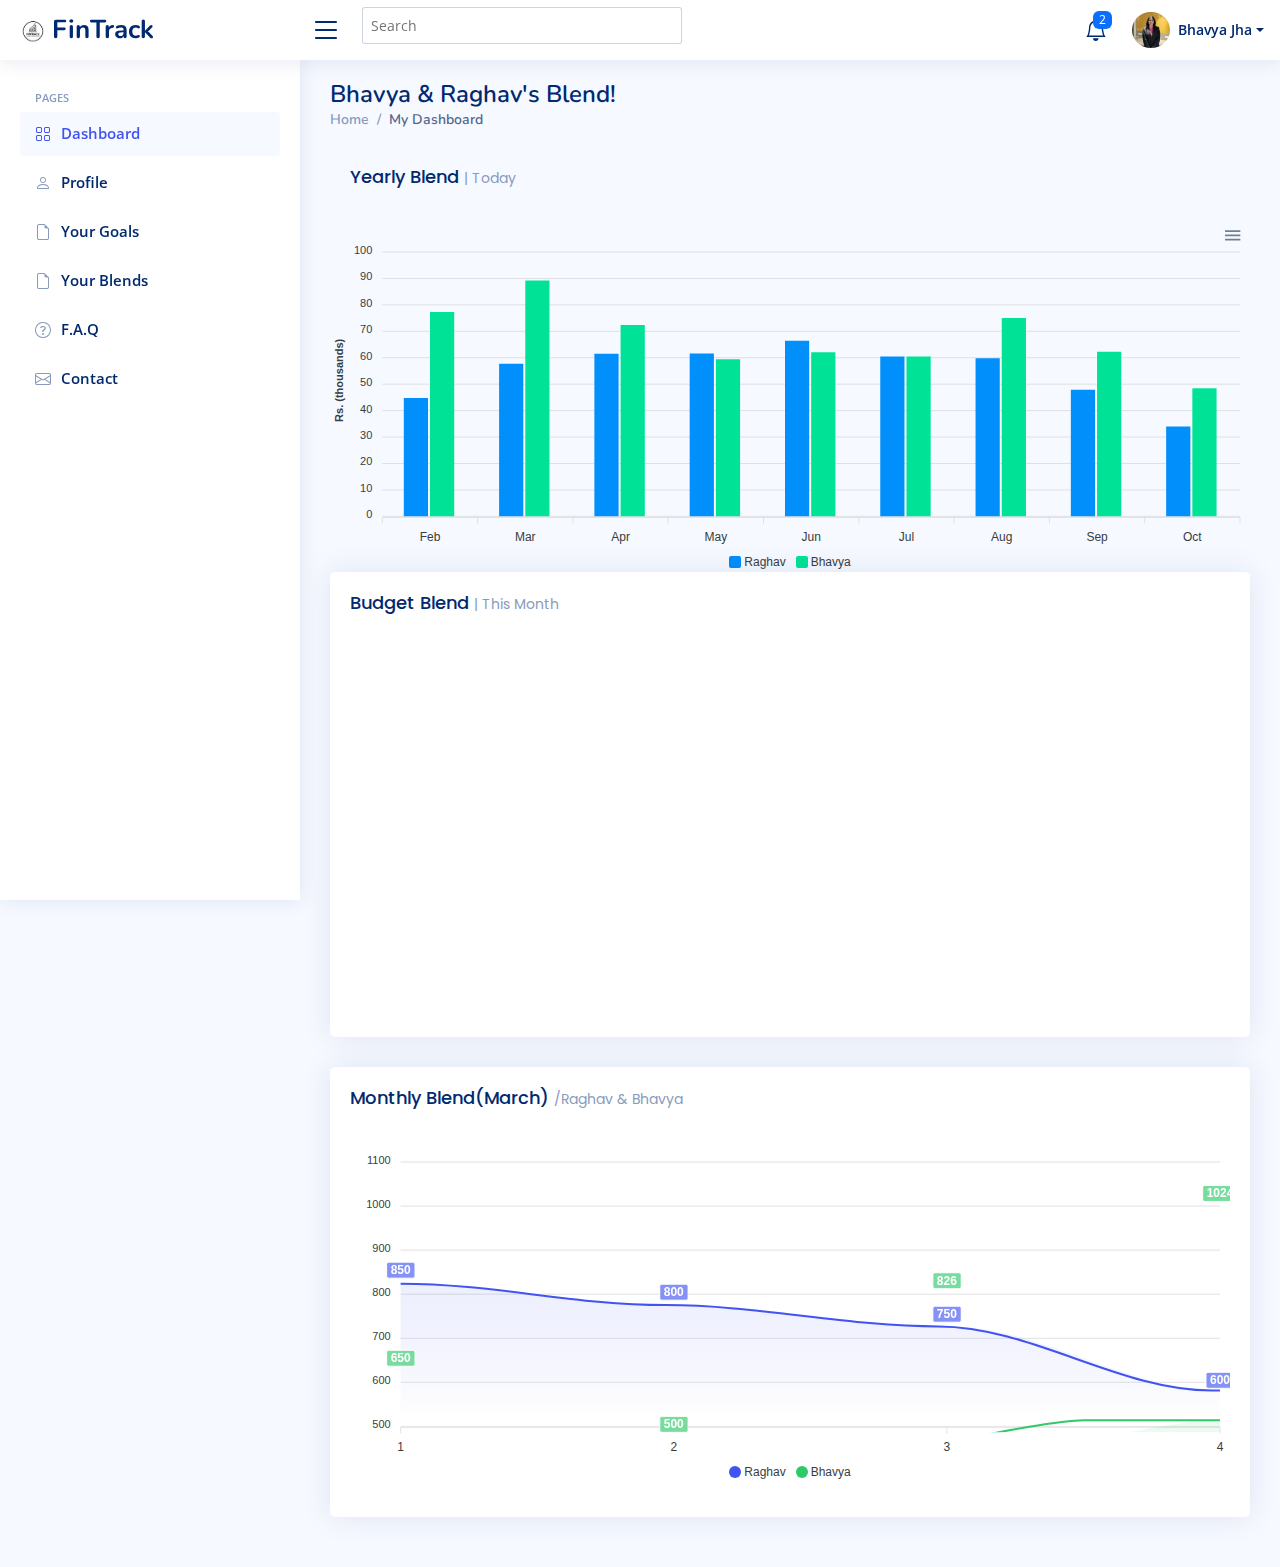
<file: blend.html>
<!DOCTYPE html>
<html lang="en">

<head>
  <meta charset="utf-8">
  <meta content="width=device-width, initial-scale=1.0" name="viewport">

  <title>Your Blends</title>
  <link href="assets/img/logo.png" rel="icon">

  <!-- Google Fonts -->
  <link href="https://fonts.gstatic.com" rel="preconnect">
  <link href="https://fonts.googleapis.com/css?family=Open+Sans:300,300i,400,400i,600,600i,700,700i|Nunito:300,300i,400,400i,600,600i,700,700i|Poppins:300,300i,400,400i,500,500i,600,600i,700,700i" rel="stylesheet">

  <!-- Vendor CSS Files -->
  <link href="assets/vendor/bootstrap/css/bootstrap.min.css" rel="stylesheet">
  <link href="assets/vendor/bootstrap-icons/bootstrap-icons.css" rel="stylesheet">
  <link href="assets/vendor/boxicons/css/boxicons.min.css" rel="stylesheet">
  <link href="assets/vendor/quill/quill.snow.css" rel="stylesheet">
  <link href="assets/vendor/quill/quill.bubble.css" rel="stylesheet">
  <link href="assets/vendor/remixicon/remixicon.css" rel="stylesheet">
  <link href="assets/vendor/simple-datatables/style.css" rel="stylesheet">

  <!-- Template Main CSS File -->
  <link href="assets/css/style.css" rel="stylesheet">
  
</head>

<body>

  <!-- ======= Header ======= -->
  <header id="header" class="header fixed-top d-flex align-items-center">

    <div class="d-flex align-items-center justify-content-between">
      <a href="index.html" class="logo d-flex align-items-center">
        <img src="assets/img/logo.png" alt="">
        <span class="d-none d-lg-block">FinTrack</span>
      </a>
      <i class="bi bi-list toggle-sidebar-btn"></i>
    </div><!-- End Logo -->

    <div class="search-bar">
      <form class="search-form d-flex align-items-center" method="POST" action="#">
        <input type="text" name="query" placeholder="Search" title="Enter search keyword">
        <button type="submit" title="Search"></button>
      </form>
    </div><!-- End Search Bar -->

    <nav class="header-nav ms-auto">
      <ul class="d-flex align-items-center">

        <li class="nav-item d-block d-lg-none">
          <a class="nav-link nav-icon search-bar-toggle " href="#">
            <i class="bi bi-search"></i>
          </a>
        </li><!-- End Search Icon-->

        <li class="nav-item dropdown">

          <a class="nav-link nav-icon" href="#" data-bs-toggle="dropdown">
            <i class="bi bi-bell"></i>
            <span class="badge bg-primary badge-number">2</span>
          </a><!-- End Notification Icon -->

          <ul class="dropdown-menu dropdown-menu-end dropdown-menu-arrow notifications">
            <li class="dropdown-header">
              You have 2 new notifications
          
            </li>
            <li>
              <hr class="dropdown-divider">
            </li>

            <li class="notification-item">
              <i class="bi bi-exclamation-circle text-warning"></i>
              <div>
                <h4>Alert</h4>
                <p>You have reached your daily limit</p>
                <p>30 min. ago</p>
              </div>
            </li>

            <li>
              <hr class="dropdown-divider">
            </li>

            <li class="notification-item">
              <i class="bi bi-x-circle text-danger"></i>
              <div>
                <h4>Failure</h4>
                <p>240 points past monthly limit </p>
                <p>1 hr. ago</p>
              </div>
            </li>

            <li>
              <hr class="dropdown-divider">
            </li>

         

          </ul><!-- End Notification Dropdown Items -->

        </li><!-- End Notification Nav -->

        <li class="nav-item dropdown pe-3">

          <a class="nav-link nav-profile d-flex align-items-center pe-0" href="#" data-bs-toggle="dropdown">
            <img src="assets/img/bhavya.jpg" alt="Profile" class="rounded-circle">
            <span class="d-none d-md-block dropdown-toggle ps-2">Bhavya Jha</span>
          </a><!-- End Profile Iamge Icon -->

          <ul class="dropdown-menu dropdown-menu-end dropdown-menu-arrow profile">
            <li class="dropdown-header">
              <h4>Bhavya Jha</h4>
              <h6>Student at NMIMS, Chandigarh</h6>
              <span></span>
            </li>
            <li>
              <hr class="dropdown-divider">
            </li>

            <li>
              <a class="dropdown-item d-flex align-items-center" href="bhavya-profile.html">
                <i class="bi bi-person"></i>
                <span>My Profile</span>
              </a>
            </li>
            <li>
              <hr class="dropdown-divider">
            </li>

            <li>
              <a class="dropdown-item d-flex align-items-center" href="settings.html">
                <i class="bi bi-gear"></i>
                <span>Account Settings</span>
              </a>
            </li>
            <li>
              <hr class="dropdown-divider">
            </li>

            <li>
              <a class="dropdown-item d-flex align-items-center" href="pages-faq.html">
                <i class="bi bi-question-circle"></i>
                <span>Need Help?</span>
              </a>
            </li>
            <li>
              <hr class="dropdown-divider">
            </li>

            <li>
              <a class="dropdown-item d-flex align-items-center" href="#">
                <i class="bi bi-box-arrow-right"></i>
                <span>Sign Out</span>
              </a>
            </li>

          </ul><!-- End Profile Dropdown Items -->
        </li><!-- End Profile Nav -->

      </ul>
    </nav><!-- End Icons Navigation -->

  </header><!-- End Header -->

  <!-- ======= Sidebar ======= -->
 <aside id="sidebar" class="sidebar">

    <ul class="sidebar-nav" id="sidebar-nav">
      <li class="nav-heading">Pages</li>

      <li class="nav-item">
        <a class="nav-link " href="index.html">
          <i class="bi bi-grid"></i>
          <span>Dashboard</span>
        </a>
        
      </li><!-- End Dashboard Nav -->
   
      <li class="nav-item">
        <a class="nav-link collapsed" href="bhavya-profile.html">
          <i class="bi bi-person"></i>
          <span>Profile</span>
        </a>
      </li><!-- End Profile Page Nav -->
  
      <li class="nav-item">
        <a class="nav-link collapsed" href="goals.html">
          <i class="bi bi-file-earmark"></i>
          <span>Your Goals</span>
        </a>
      </li><!-- End Goals Page Nav -->
  
      <li class="nav-item">
        <a class="nav-link collapsed" href="blend.html">
          <i class="bi bi-file-earmark"></i>
          <span>Your Blends</span>
        </a>
      </li><!-- End Blend Page Nav -->
  
      <li class="nav-item">
        <a class="nav-link collapsed" href="pages-faq.html">
          <i class="bi bi-question-circle"></i>
          <span>F.A.Q</span>
        </a>
      </li><!-- End F.A.Q Page Nav -->
  
      <li class="nav-item">
        <a class="nav-link collapsed" href="contact.html">
          <i class="bi bi-envelope"></i>
          <span>Contact</span>
        </a>
      </li><!-- End Contact Page Nav -->
  
    </ul>
  
  </aside><!-- End Sidebar-->

  <main id="main" class="main">

    <div class="pagetitle">
      <h1>Bhavya & Raghav's Blend!</h1>
      <nav>
        <ol class="breadcrumb">
          <li class="breadcrumb-item"><a href="index.html">Home</a></li>
          <li class="breadcrumb-item active">My Dashboard</li>
        </ol>
      </nav>
    </div><!-- End Page Title -->
 
    <div id="columnChart">
        <div class="card-body">
          <h5 class="card-title">Yearly Blend  <span>| Today</span></h5>

          <script>
            document.addEventListener("DOMContentLoaded", () => {
              new ApexCharts(document.querySelector("#columnChart"), {
                series: [{
                  name: 'Raghav',
                  data: [44, 55, 57, 56, 61, 58, 63, 60, 66]
                }, {
                  name: 'Bhavya',
                  data: [76, 85, 67, 54 , 57, 58, 79, 78, 94]
                }],
                chart: {
                  type: 'bar',
                  height: 350
                },
                plotOptions: {
                  bar: {
                    horizontal: false,
                    columnWidth: '55%',
                    endingShape: 'rounded'
                  },
                },
                dataLabels: {
                  enabled: false
                },
                stroke: {
                  show: true,
                  width: 2,
                  colors: ['transparent']
                },
                xaxis: {
                  categories: ['Feb', 'Mar', 'Apr', 'May', 'Jun', 'Jul', 'Aug', 'Sep', 'Oct'],
                },
                yaxis: {
                  title: {
                    text: 'Rs. (thousands)'
                  }
                },
                fill: {
                  opacity: 1
                },
                tooltip: {
                  y: {
                    formatter: function(val) {
                      return "Rs. " + val + " thousands"
                    }
                  }
                }
              }).render();
            });
          </script>
          <!-- End Column Chart -->
        </div>

      </div>


      <!-- Budget Report -->
      <div class="card">
        <div class="filter">
         
          
        </div>

        <div class="card-body pb-0">
          <h5 class="card-title">Budget Blend  <span>| This Month</span></h5>

          <div id="budgetChart" style="min-height: 400px;" class="radarChart";></div>

          <script>
            document.addEventListener("DOMContentLoaded", () => {
              
              var xhttp;
xhttp=new XMLHttpRequest();
xhttp.onreadystatechange = function() {
if (this.readyState == 4 && this.status == 200) {
  var jsonObj = JSON.parse(this.responseText);

  var budgetChart = echarts.init(document.querySelector("#budgetChart")).setOption(jsonObj);
}
};
xhttp.open("GET", "http://127.0.0.1:3000//hiii/bhavya.json", true);
xhttp.send();
             
            });
          </script>

        </div>
      </div><!-- End Budget Report -->



      <!-- Reports -->
      <div class="col-12">
        <div class="card">

          <div class="card-body">
            <h5 class="card-title">Monthly Blend(March) <span>/Raghav & Bhavya</span></h5>

            <!-- Line Chart -->
            <div id="reportsChart"></div>

            <script>
              document.addEventListener("DOMContentLoaded", () => {
                new ApexCharts(document.querySelector("#reportsChart"), {
                  series: [{
                    name: 'Raghav',
                    data: [850,800,750,600],
                  }, { 
                    name: 'Bhavya',
                    data: [650,500,826,1024]
                  }],
                  chart: {
                    height: 350,
                    type: 'area',
                    toolbar: {
                      show: false
                    },
                  },
                  markers: {
                    size: 4
                    
                  },
                  colors: ['#4154f1', '#2eca6a', '#ff771d'],
                  fill: {
                    type: "gradient",
                    gradient: {
                      shadeIntensity: 1,
                      opacityFrom: 0.3,
                      opacityTo: 0.4,
                      stops: [0, 90, 100]
                    }
                  },
                  dataLabels: {
                    enabled: true
                  },
                  stroke: {
                    curve: 'smooth',
                    width: 2
                  },
                
                  tooltip: {
                    x: {
                      format: 'dd/MM/yy HH:mm'
                    },
                  }
                }).render();
              });
            </script>
            <!-- End Line Chart -->

          </div>

        </div>
      </div><!-- End Reports -->

      
  </main><!-- End #main -->
  
  <a href="#" class="back-to-top d-flex align-items-center justify-content-center"><i class="bi bi-arrow-up-short"></i></a>

  <!-- Vendor JS Files -->
  <script src="assets/vendor/apexcharts/apexcharts.min.js"></script>
  <script src="assets/vendor/bootstrap/js/bootstrap.bundle.min.js"></script>
  <script src="assets/vendor/chart.js/chart.umd.js"></script>
  <script src="assets/vendor/echarts/echarts.min.js"></script>
  <script src="assets/vendor/quill/quill.min.js"></script>
  <script src="assets/vendor/simple-datatables/simple-datatables.js"></script>
  <script src="assets/vendor/tinymce/tinymce.min.js"></script>
  <script src="assets/vendor/php-email-form/validate.js"></script>

  <!-- Template Main JS File -->
  <script src="assets/js/main.js"></script>

</body>

</html>
</file>
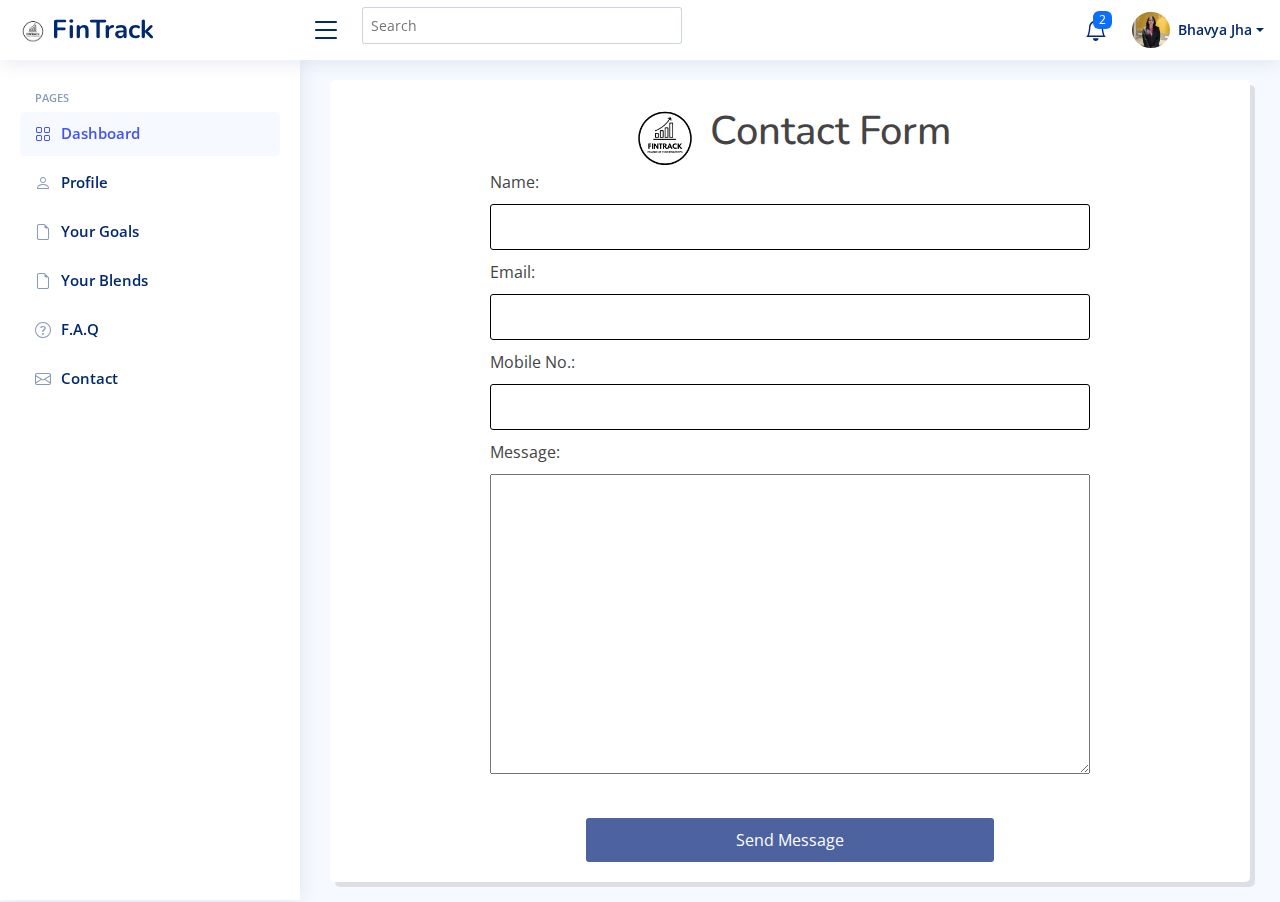
<file: contact.html>
<!DOCTYPE html>
<html lang="en">

<head>
  <meta charset="utf-8">
  <meta content="width=device-width, initial-scale=1.0" name="viewport">

  <title>Contact Us</title>
  <link href="assets/img/logo.png" rel="icon">

  <!-- Google Fonts -->
  <link href="https://fonts.gstatic.com" rel="preconnect">
  <link href="https://fonts.googleapis.com/css?family=Open+Sans:300,300i,400,400i,600,600i,700,700i|Nunito:300,300i,400,400i,600,600i,700,700i|Poppins:300,300i,400,400i,500,500i,600,600i,700,700i" rel="stylesheet">

  <!-- Vendor CSS Files -->
  <link href="assets/vendor/bootstrap/css/bootstrap.min.css" rel="stylesheet">
  <link href="assets/vendor/bootstrap-icons/bootstrap-icons.css" rel="stylesheet">
  <link href="assets/vendor/boxicons/css/boxicons.min.css" rel="stylesheet">
  <link href="assets/vendor/quill/quill.snow.css" rel="stylesheet">
  <link href="assets/vendor/quill/quill.bubble.css" rel="stylesheet">
  <link href="assets/vendor/remixicon/remixicon.css" rel="stylesheet">
  <link href="assets/vendor/simple-datatables/style.css" rel="stylesheet">

  <!-- Template Main CSS File -->
  <link href="assets/css/style.css" rel="stylesheet">
</head>

<body>

  <!-- ======= Header ======= -->
  <header id="header" class="header fixed-top d-flex align-items-center">

    <div class="d-flex align-items-center justify-content-between">
      <a href="index.html" class="logo d-flex align-items-center">
        <img src="assets/img/logo.png" alt="">
        <span class="d-none d-lg-block">FinTrack</span>
      </a>
      <i class="bi bi-list toggle-sidebar-btn"></i>
    </div><!-- End Logo -->

    <div class="search-bar">
      <form class="search-form d-flex align-items-center" method="POST" action="#">
        <input type="text" name="query" placeholder="Search" title="Enter search keyword">
        <button type="submit" title="Search"></button>
      </form>
    </div><!-- End Search Bar -->

    <nav class="header-nav ms-auto">
      <ul class="d-flex align-items-center">

        <li class="nav-item d-block d-lg-none">
          <a class="nav-link nav-icon search-bar-toggle " href="#">
            <i class="bi bi-search"></i>
          </a>
        </li><!-- End Search Icon-->

        <li class="nav-item dropdown">

          <a class="nav-link nav-icon" href="#" data-bs-toggle="dropdown">
            <i class="bi bi-bell"></i>
            <span class="badge bg-primary badge-number">2</span>
          </a><!-- End Notification Icon -->

          <ul class="dropdown-menu dropdown-menu-end dropdown-menu-arrow notifications">
            <li class="dropdown-header">
              You have 2 new notifications
          
            </li>
            <li>
              <hr class="dropdown-divider">
            </li>

            <li class="notification-item">
              <i class="bi bi-exclamation-circle text-warning"></i>
              <div>
                <h4>Alert</h4>
                <p>You have reached your daily limit</p>
                <p>30 min. ago</p>
              </div>
            </li>

            <li>
              <hr class="dropdown-divider">
            </li>

            <li class="notification-item">
              <i class="bi bi-x-circle text-danger"></i>
              <div>
                <h4>Failure</h4>
                <p>240 points past monthly limit </p>
                <p>1 hr. ago</p>
              </div>
            </li>

            <li>
              <hr class="dropdown-divider">
            </li>

         

          </ul><!-- End Notification Dropdown Items -->

        </li><!-- End Notification Nav -->

        <li class="nav-item dropdown pe-3">

          <a class="nav-link nav-profile d-flex align-items-center pe-0" href="#" data-bs-toggle="dropdown">
            <img src="assets/img/bhavya.jpg" alt="Profile" class="rounded-circle">
            <span class="d-none d-md-block dropdown-toggle ps-2">Bhavya Jha</span>
          </a><!-- End Profile Iamge Icon -->

          <ul class="dropdown-menu dropdown-menu-end dropdown-menu-arrow profile">
            <li class="dropdown-header">
              <h4>Bhavya Jha</h4>
              <h6>Student at NMIMS, Chandigarh</h6>
              <span></span>
            </li>
            <li>
              <hr class="dropdown-divider">
            </li>

            <li>
              <a class="dropdown-item d-flex align-items-center" href="bhavya-profile.html">
                <i class="bi bi-person"></i>
                <span>My Profile</span>
              </a>
            </li>
            <li>
              <hr class="dropdown-divider">
            </li>

            <li>
              <a class="dropdown-item d-flex align-items-center" href="settings.html">
                <i class="bi bi-gear"></i>
                <span>Account Settings</span>
              </a>
            </li>
            <li>
              <hr class="dropdown-divider">
            </li>

            <li>
              <a class="dropdown-item d-flex align-items-center" href="pages-faq.html">
                <i class="bi bi-question-circle"></i>
                <span>Need Help?</span>
              </a>
            </li>
            <li>
              <hr class="dropdown-divider">
            </li>

            <li>
              <a class="dropdown-item d-flex align-items-center" href="#">
                <i class="bi bi-box-arrow-right"></i>
                <span>Sign Out</span>
              </a>
            </li>

          </ul><!-- End Profile Dropdown Items -->
        </li><!-- End Profile Nav -->

      </ul>
    </nav><!-- End Icons Navigation -->

  </header><!-- End Header -->

  <!-- ======= Sidebar ======= -->
 <aside id="sidebar" class="sidebar">

    <ul class="sidebar-nav" id="sidebar-nav">
      <li class="nav-heading">Pages</li>

      <li class="nav-item">
        <a class="nav-link " href="index.html">
          <i class="bi bi-grid"></i>
          <span>Dashboard</span>
        </a>
        
      </li><!-- End Dashboard Nav -->
   
      <li class="nav-item">
        <a class="nav-link collapsed" href="bhavya-profile.html">
          <i class="bi bi-person"></i>
          <span>Profile</span>
        </a>
      </li><!-- End Profile Page Nav -->
  
      <li class="nav-item">
        <a class="nav-link collapsed" href="goals.html">
          <i class="bi bi-file-earmark"></i>
          <span>Your Goals</span>
        </a>
      </li><!-- End Goals Page Nav -->
  
      <li class="nav-item">
        <a class="nav-link collapsed" href="blend.html">
          <i class="bi bi-file-earmark"></i>
          <span>Your Blends</span>
        </a>
      </li><!-- End Blend Page Nav -->
  
      <li class="nav-item">
        <a class="nav-link collapsed" href="befl-faq.html">
          <i class="bi bi-question-circle"></i>
          <span>F.A.Q</span>
        </a>
      </li><!-- End F.A.Q Page Nav -->
  
      <li class="nav-item">
        <a class="nav-link collapsed" href="contact.html">
          <i class="bi bi-envelope"></i>
          <span>Contact</span>
        </a>
      </li><!-- End Contact Page Nav -->
  
    </ul>
  
  </aside><!-- End Sidebar-->

  <main id="main" class="main">
      <div class="container">
        <div class="login-header">
          <img src="assets/img/logo.png" alt="Logo" width="70" height="70">
          <h1>Contact Form</h1>
        </div>


      <div style="align-self: center; width: 600px">
      <form id="contact-form">
        <label for="name">Name:</label>
        <input type="text" id="name" name="name" required>
    
        <label for="email">Email:</label>
        <input type="email" id="email" name="email" required>
        
        <label for="phone">Mobile No.:</label>
        <input type="telephone" id="phone" name="phone" required>
    
        <label for="message">Message:</label>
        <textarea id="message" name="message" style="height: 300px;" required></textarea>
        <br>
        <button type="submit" style="align-self: center;">Send Message</button>
      </form>
    </div>
  </div>

  
      <div id="response-message"></div>
      <script src="assets/js/main.js"></script>
  </main><!-- End #main -->
  
  <a href="#" class="back-to-top d-flex align-items-center justify-content-center"><i class="bi bi-arrow-up-short"></i></a>

  <!-- Vendor JS Files -->
  <script src="assets/vendor/apexcharts/apexcharts.min.js"></script>
  <script src="assets/vendor/bootstrap/js/bootstrap.bundle.min.js"></script>
  <script src="assets/vendor/chart.js/chart.umd.js"></script>
  <script src="assets/vendor/echarts/echarts.min.js"></script>
  <script src="assets/vendor/quill/quill.min.js"></script>
  <script src="assets/vendor/simple-datatables/simple-datatables.js"></script>
  <script src="assets/vendor/tinymce/tinymce.min.js"></script>
  <script src="assets/vendor/php-email-form/validate.js"></script>

  <!-- Template Main JS File -->
  <script src="assets/js/main.js"></script>

</body>

</html>
</file>
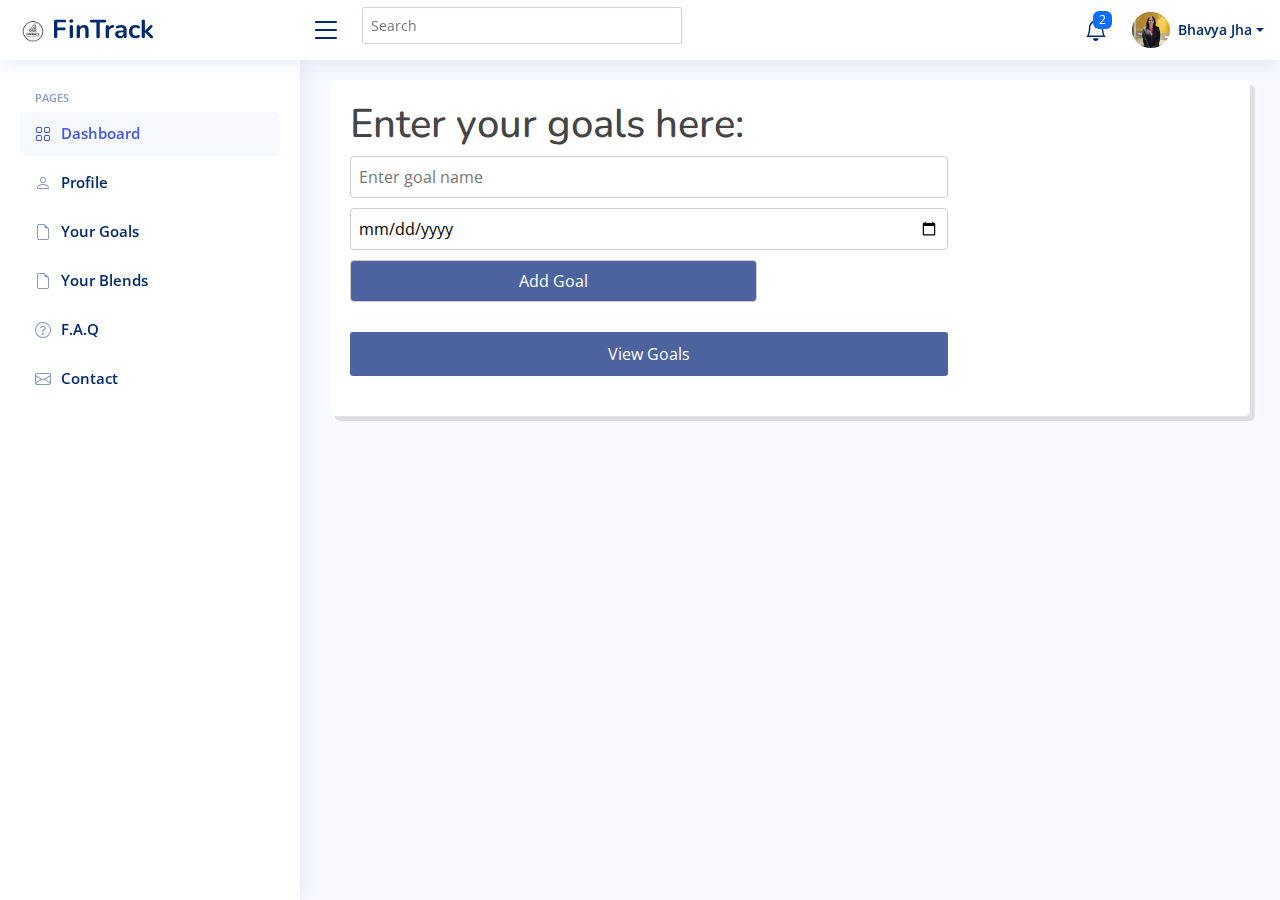
<file: goals.html>
<!DOCTYPE html>
<html lang="en">

<head>
  <meta charset="utf-8">
  <meta content="width=device-width, initial-scale=1.0" name="viewport">

  <title>Your Goals</title>
  <link href="assets/img/logo.png" rel="icon">

  <!-- Google Fonts -->
  <link href="https://fonts.gstatic.com" rel="preconnect">
  <link href="https://fonts.googleapis.com/css?family=Open+Sans:300,300i,400,400i,600,600i,700,700i|Nunito:300,300i,400,400i,600,600i,700,700i|Poppins:300,300i,400,400i,500,500i,600,600i,700,700i" rel="stylesheet">

  <!-- Vendor CSS Files -->
  <link href="assets/vendor/bootstrap/css/bootstrap.min.css" rel="stylesheet">
  <link href="assets/vendor/bootstrap-icons/bootstrap-icons.css" rel="stylesheet">
  <link href="assets/vendor/boxicons/css/boxicons.min.css" rel="stylesheet">
  <link href="assets/vendor/quill/quill.snow.css" rel="stylesheet">
  <link href="assets/vendor/quill/quill.bubble.css" rel="stylesheet">
  <link href="assets/vendor/remixicon/remixicon.css" rel="stylesheet">
  <link href="assets/vendor/simple-datatables/style.css" rel="stylesheet">

  <!-- Template Main CSS File -->
  <link href="assets/css/style.css" rel="stylesheet">
</head>

<body>

  <!-- ======= Header ======= -->
  <header id="header" class="header fixed-top d-flex align-items-center">

    <div class="d-flex align-items-center justify-content-between">
      <a href="index.html" class="logo d-flex align-items-center">
        <img src="assets/img/logo.png" alt="">
        <span class="d-none d-lg-block">FinTrack</span>
      </a>
      <i class="bi bi-list toggle-sidebar-btn"></i>
    </div><!-- End Logo -->

    <div class="search-bar">
      <form class="search-form d-flex align-items-center" method="POST" action="#">
        <input type="text" name="query" placeholder="Search" title="Enter search keyword">
        <button type="submit" title="Search"></button>
      </form>
    </div><!-- End Search Bar -->

    <nav class="header-nav ms-auto">
      <ul class="d-flex align-items-center">

        <li class="nav-item d-block d-lg-none">
          <a class="nav-link nav-icon search-bar-toggle " href="#">
            <i class="bi bi-search"></i>
          </a>
        </li><!-- End Search Icon-->

        <li class="nav-item dropdown">

          <a class="nav-link nav-icon" href="#" data-bs-toggle="dropdown">
            <i class="bi bi-bell"></i>
            <span class="badge bg-primary badge-number">2</span>
          </a><!-- End Notification Icon -->

          <ul class="dropdown-menu dropdown-menu-end dropdown-menu-arrow notifications">
            <li class="dropdown-header">
              You have 2 new notifications
          
            </li>
            <li>
              <hr class="dropdown-divider">
            </li>

            <li class="notification-item">
              <i class="bi bi-exclamation-circle text-warning"></i>
              <div>
                <h4>Alert</h4>
                <p>You have reached your daily limit</p>
                <p>30 min. ago</p>
              </div>
            </li>

            <li>
              <hr class="dropdown-divider">
            </li>

            <li class="notification-item">
              <i class="bi bi-x-circle text-danger"></i>
              <div>
                <h4>Failure</h4>
                <p>240 points past monthly limit </p>
                <p>1 hr. ago</p>
              </div>
            </li>

            <li>
              <hr class="dropdown-divider">
            </li>

         

          </ul><!-- End Notification Dropdown Items -->

        </li><!-- End Notification Nav -->

        <li class="nav-item dropdown pe-3">

          <a class="nav-link nav-profile d-flex align-items-center pe-0" href="#" data-bs-toggle="dropdown">
            <img src="assets/img/bhavya.jpg" alt="Profile" class="rounded-circle">
            <span class="d-none d-md-block dropdown-toggle ps-2">Bhavya Jha</span>
          </a><!-- End Profile Iamge Icon -->

          <ul class="dropdown-menu dropdown-menu-end dropdown-menu-arrow profile">
            <li class="dropdown-header">
              <h4>Bhavya Jha</h4>
              <h6>Student at NMIMS, Chandigarh</h6>
              <span></span>
            </li>
            <li>
              <hr class="dropdown-divider">
            </li>

            <li>
              <a class="dropdown-item d-flex align-items-center" href="bhavya-profile.html">
                <i class="bi bi-person"></i>
                <span>My Profile</span>
              </a>
            </li>
            <li>
              <hr class="dropdown-divider">
            </li>

            <li>
              <a class="dropdown-item d-flex align-items-center" href="settings.html">
                <i class="bi bi-gear"></i>
                <span>Account Settings</span>
              </a>
            </li>
            <li>
              <hr class="dropdown-divider">
            </li>

            <li>
              <a class="dropdown-item d-flex align-items-center" href="pages-faq.html">
                <i class="bi bi-question-circle"></i>
                <span>Need Help?</span>
              </a>
            </li>
            <li>
              <hr class="dropdown-divider">
            </li>

            <li>
              <a class="dropdown-item d-flex align-items-center" href="#">
                <i class="bi bi-box-arrow-right"></i>
                <span>Sign Out</span>
              </a>
            </li>

          </ul><!-- End Profile Dropdown Items -->
        </li><!-- End Profile Nav -->

      </ul>
    </nav><!-- End Icons Navigation -->

  </header><!-- End Header -->

  <!-- ======= Sidebar ======= -->
 <aside id="sidebar" class="sidebar">

    <ul class="sidebar-nav" id="sidebar-nav">
      <li class="nav-heading">Pages</li>

      <li class="nav-item">
        <a class="nav-link " href="index.html">
          <i class="bi bi-grid"></i>
          <span>Dashboard</span>
        </a>
        
      </li><!-- End Dashboard Nav -->
   
      <li class="nav-item">
        <a class="nav-link collapsed" href="bhavya-profile.html">
          <i class="bi bi-person"></i>
          <span>Profile</span>
        </a>
      </li><!-- End Profile Page Nav -->
  
      <li class="nav-item">
        <a class="nav-link collapsed" href="goals.html">
          <i class="bi bi-file-earmark"></i>
          <span>Your Goals</span>
        </a>
      </li><!-- End Goals Page Nav -->
  
      <li class="nav-item">
        <a class="nav-link collapsed" href="blend.html">
          <i class="bi bi-file-earmark"></i>
          <span>Your Blends</span>
        </a>
      </li><!-- End Blend Page Nav -->
  
      <li class="nav-item">
        <a class="nav-link collapsed" href="pages-faq.html">
          <i class="bi bi-question-circle"></i>
          <span>F.A.Q</span>
        </a>
      </li><!-- End F.A.Q Page Nav -->
  
      <li class="nav-item">
        <a class="nav-link collapsed" href="contact.html">
          <i class="bi bi-envelope"></i>
          <span>Contact</span>
        </a>
      </li><!-- End Contact Page Nav -->
  
    </ul>
  
  </aside><!-- End Sidebar-->

  <main id="main" class="main">
    <div class="container">
      <h1>Enter your goals here: </h1>

      <div class="add-goal-form">
          <input type="text" id="goalName" placeholder="Enter goal name">
          <input type="date" id="goalDate">
          <button onclick="addGoal()">Add Goal</button>
      </div>

      <button onclick="toggleGoals()">View Goals</button>

      <div class="goals" id="goals">
          <h1>Goals</h1>
          <ul class="goals-list" id="goalsList">
              <!-- Goals will be dynamically added here -->
          </ul>
      </div>
      
      <div class="calendar" id="calendar">
          <!-- Calendar will be displayed here -->
          <!-- You can use third-party libraries like FullCalendar.js for this -->
      </div>
  </div>
  <script src="assets/js/goal.js"></script>
  </main><!-- End #main -->
  
  <a href="#" class="back-to-top d-flex align-items-center justify-content-center"><i class="bi bi-arrow-up-short"></i></a>

  <!-- Vendor JS Files -->
  <script src="assets/vendor/apexcharts/apexcharts.min.js"></script>
  <script src="assets/vendor/bootstrap/js/bootstrap.bundle.min.js"></script>
  <script src="assets/vendor/chart.js/chart.umd.js"></script>
  <script src="assets/vendor/echarts/echarts.min.js"></script>
  <script src="assets/vendor/quill/quill.min.js"></script>
  <script src="assets/vendor/simple-datatables/simple-datatables.js"></script>
  <script src="assets/vendor/tinymce/tinymce.min.js"></script>
  <script src="assets/vendor/php-email-form/validate.js"></script>

  <!-- Template Main JS File -->
  <script src="assets/js/main.js"></script>

</body>

</html>
</file>
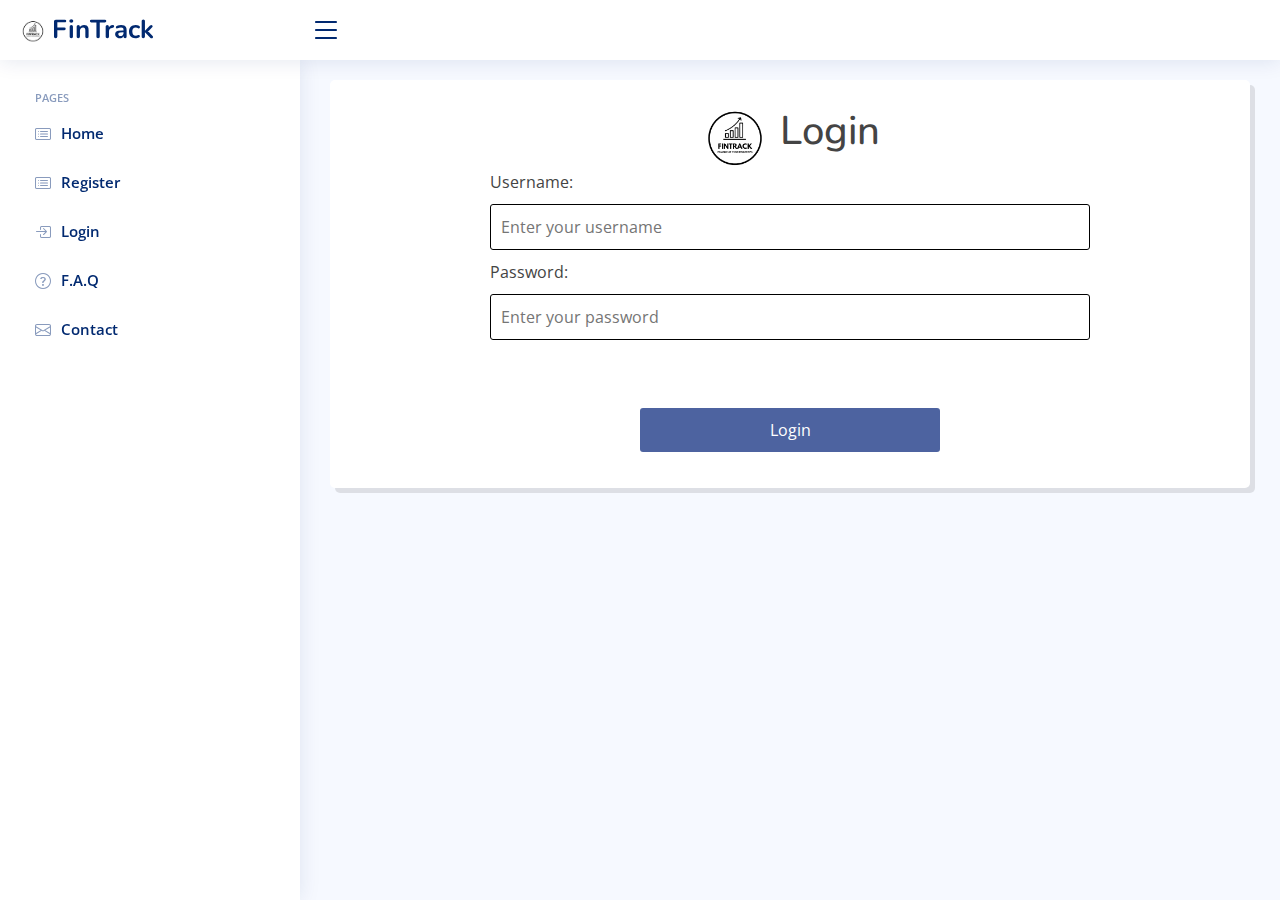
<file: login.html>
<!DOCTYPE html>
<html lang="en">

<head>
  <meta charset="utf-8">
  <meta content="width=device-width, initial-scale=1.0" name="viewport">

  <title>LOGIN</title>
  <meta content="" name="description">
  <meta content="" name="keywords">

  <!-- Favicons -->
  <link href="assets/img/logo.png" rel="icon">

  <!-- Google Fonts -->
  <link href="https://fonts.gstatic.com" rel="preconnect">
  <link href="https://fonts.googleapis.com/css?family=Open+Sans:300,300i,400,400i,600,600i,700,700i|Nunito:300,300i,400,400i,600,600i,700,700i|Poppins:300,300i,400,400i,500,500i,600,600i,700,700i" rel="stylesheet">

  <!-- Vendor CSS Files -->
  <link href="assets/vendor/bootstrap/css/bootstrap.min.css" rel="stylesheet">
  <link href="assets/vendor/bootstrap-icons/bootstrap-icons.css" rel="stylesheet">
  <link href="assets/vendor/boxicons/css/boxicons.min.css" rel="stylesheet">
  <link href="assets/vendor/quill/quill.snow.css" rel="stylesheet">
  <link href="assets/vendor/quill/quill.bubble.css" rel="stylesheet">
  <link href="assets/vendor/remixicon/remixicon.css" rel="stylesheet">
  <link href="assets/vendor/simple-datatables/style.css" rel="stylesheet">

  <!-- Template Main CSS File -->
  <link href="assets/css/style.css" rel="stylesheet">
</head>

<body>
  <header id="header" class="header fixed-top d-flex align-items-center">

    <div class="d-flex align-items-center justify-content-between">
      <a href="index.html" class="logo d-flex align-items-center">
        <img src="assets/img/logo.png" alt="logo">
        <span class="d-none d-lg-block">FinTrack</span>
      </a>
      <i class="bi bi-list toggle-sidebar-btn"></i>
    </div><!-- End Logo -->
  </header>

    <!-- ======= Sidebar ======= -->
    <aside id="sidebar" class="sidebar">

      <ul class="sidebar-nav" id="sidebar-nav">
        <li class="nav-heading">Pages</li>
        
        <li class="nav-item">
            <a class="nav-link collapsed" href="before-login.html">
              <i class="bi bi-card-list"></i>
              <span>Home</span>
            </a>
          </li><!-- End Home Page Nav -->

        <li class="nav-item">
            <a class="nav-link collapsed" href="register.html">
              <i class="bi bi-card-list"></i>
              <span>Register</span>
            </a>
          </li><!-- End Register Page Nav -->
    
        <li class="nav-item">
            <a class="nav-link collapsed" href="login.html">
              <i class="bi bi-box-arrow-in-right"></i>
              <span>Login</span>
            </a>
        </li><!-- End Login Page Nav -->

        <li class="nav-item">
          <a class="nav-link collapsed" href="befl-faq.html">
            <i class="bi bi-question-circle"></i>
            <span>F.A.Q</span>
          </a>
        </li><!-- End F.A.Q Page Nav -->
  
        <li class="nav-item">
          <a class="nav-link collapsed" href="befl-contact.html">
            <i class="bi bi-envelope"></i>
            <span>Contact</span>
          </a>
        </li><!-- End Contact Page Nav -->
  
      </ul>
  
    </aside><!-- End Sidebar-->


        <main id="main" class="main">
          <div class="container">
            <div class="login-header">
                <img src="assets/img/logo.png" alt="Logo" width="70" height="70">
                <h1>Login</h1>
            </div>


            <div style="align-self: center; width: 600px">
              <form id="login-form">
                <label for="username">Username:</label>
                <input type="text" id="username" name="username" placeholder="Enter your username">
                <label for="password">Password:</label>
                <input type="password" id="password" name="password" placeholder="Enter your password">
                <br><br>
                <button type="submit" style="align-self: center; width: 300px;" onclick="speak()">Login</button>
                <script>
        function speak() {
          const text = "Hello! Welcome to FinTrack!";
          const speech = new SpeechSynthesisUtterance();
          speech.text = text;
          window.speechSynthesis.speak(speech);
      }</script>
              </form>
            </div>


            <p id="error-message"></p>
            <script src="assets/js/login.js"></script>
          </div>
            
      </main><!-- End #main -->
    
      <a href="#" class="back-to-top d-flex align-items-center justify-content-center"><i class="bi bi-arrow-up-short"></i></a>
    
      <!-- Vendor JS Files -->
      <script src="assets/vendor/apexcharts/apexcharts.min.js"></script>
      <script src="assets/vendor/bootstrap/js/bootstrap.bundle.min.js"></script>
      <script src="assets/vendor/chart.js/chart.umd.js"></script>
      <script src="assets/vendor/echarts/echarts.min.js"></script>
      <script src="assets/vendor/quill/quill.min.js"></script>
      <script src="assets/vendor/simple-datatables/simple-datatables.js"></script>
      <script src="assets/vendor/tinymce/tinymce.min.js"></script>
      <script src="assets/vendor/php-email-form/validate.js"></script>
    
      <!-- Template Main JS File -->
      <script src="assets/js/main.js"></script>
</body>
</html>
</file>
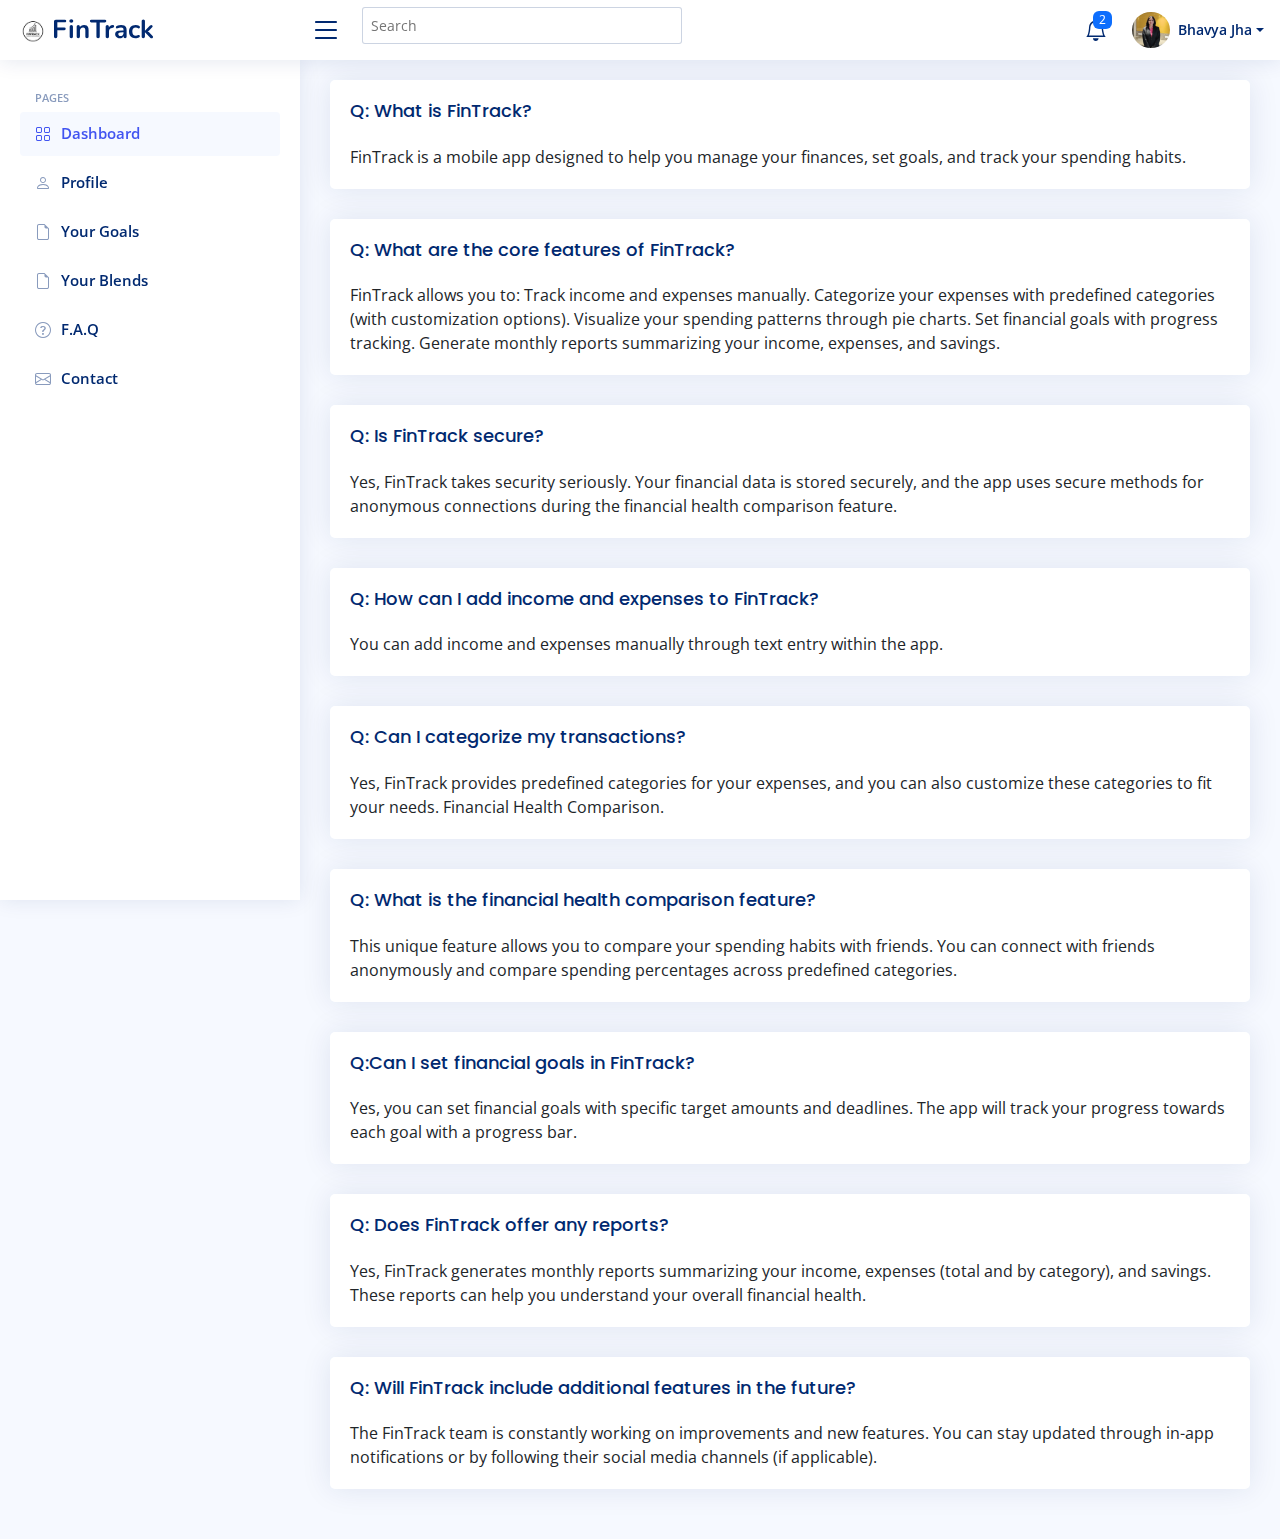
<file: pages-faq.html>
<!DOCTYPE html>
<html lang="en">

<head>
  <meta charset="utf-8">
  <meta content="width=device-width, initial-scale=1.0" name="viewport">

  <title>Your Goals</title>
  <link href="assets/img/logo.png" rel="icon">

  <!-- Google Fonts -->
  <link href="https://fonts.gstatic.com" rel="preconnect">
  <link href="https://fonts.googleapis.com/css?family=Open+Sans:300,300i,400,400i,600,600i,700,700i|Nunito:300,300i,400,400i,600,600i,700,700i|Poppins:300,300i,400,400i,500,500i,600,600i,700,700i" rel="stylesheet">

  <!-- Vendor CSS Files -->
  <link href="assets/vendor/bootstrap/css/bootstrap.min.css" rel="stylesheet">
  <link href="assets/vendor/bootstrap-icons/bootstrap-icons.css" rel="stylesheet">
  <link href="assets/vendor/boxicons/css/boxicons.min.css" rel="stylesheet">
  <link href="assets/vendor/quill/quill.snow.css" rel="stylesheet">
  <link href="assets/vendor/quill/quill.bubble.css" rel="stylesheet">
  <link href="assets/vendor/remixicon/remixicon.css" rel="stylesheet">
  <link href="assets/vendor/simple-datatables/style.css" rel="stylesheet">

  <!-- Template Main CSS File -->
  <link href="assets/css/style.css" rel="stylesheet">
</head>

<body>

  <!-- ======= Header ======= -->
  <header id="header" class="header fixed-top d-flex align-items-center">

    <div class="d-flex align-items-center justify-content-between">
      <a href="index.html" class="logo d-flex align-items-center">
        <img src="assets/img/logo.png" alt="">
        <span class="d-none d-lg-block">FinTrack</span>
      </a>
      <i class="bi bi-list toggle-sidebar-btn"></i>
    </div><!-- End Logo -->

    <div class="search-bar">
      <form class="search-form d-flex align-items-center" method="POST" action="#">
        <input type="text" name="query" placeholder="Search" title="Enter search keyword">
        <button type="submit" title="Search"></button>
      </form>
    </div><!-- End Search Bar -->

    <nav class="header-nav ms-auto">
      <ul class="d-flex align-items-center">

        <li class="nav-item d-block d-lg-none">
          <a class="nav-link nav-icon search-bar-toggle " href="#">
            <i class="bi bi-search"></i>
          </a>
        </li><!-- End Search Icon-->

        <li class="nav-item dropdown">

          <a class="nav-link nav-icon" href="#" data-bs-toggle="dropdown">
            <i class="bi bi-bell"></i>
            <span class="badge bg-primary badge-number">2</span>
          </a><!-- End Notification Icon -->

          <ul class="dropdown-menu dropdown-menu-end dropdown-menu-arrow notifications">
            <li class="dropdown-header">
              You have 2 new notifications
          
            </li>
            <li>
              <hr class="dropdown-divider">
            </li>

            <li class="notification-item">
              <i class="bi bi-exclamation-circle text-warning"></i>
              <div>
                <h4>Alert</h4>
                <p>You have reached your daily limit</p>
                <p>30 min. ago</p>
              </div>
            </li>

            <li>
              <hr class="dropdown-divider">
            </li>

            <li class="notification-item">
              <i class="bi bi-x-circle text-danger"></i>
              <div>
                <h4>Failure</h4>
                <p>240 points past monthly limit </p>
                <p>1 hr. ago</p>
              </div>
            </li>

            <li>
              <hr class="dropdown-divider">
            </li>

         

          </ul><!-- End Notification Dropdown Items -->

        </li><!-- End Notification Nav -->

        <li class="nav-item dropdown pe-3">

          <a class="nav-link nav-profile d-flex align-items-center pe-0" href="#" data-bs-toggle="dropdown">
            <img src="assets/img/bhavya.jpg" alt="Profile" class="rounded-circle">
            <span class="d-none d-md-block dropdown-toggle ps-2">Bhavya Jha</span>
          </a><!-- End Profile Iamge Icon -->

          <ul class="dropdown-menu dropdown-menu-end dropdown-menu-arrow profile">
            <li class="dropdown-header">
              <h4>Bhavya Jha</h4>
              <h6>Student at NMIMS, Chandigarh</h6>
              <span></span>
            </li>
            <li>
              <hr class="dropdown-divider">
            </li>

            <li>
              <a class="dropdown-item d-flex align-items-center" href="bhavya-profile.html">
                <i class="bi bi-person"></i>
                <span>My Profile</span>
              </a>
            </li>
            <li>
              <hr class="dropdown-divider">
            </li>

            <li>
              <a class="dropdown-item d-flex align-items-center" href="settings.html">
                <i class="bi bi-gear"></i>
                <span>Account Settings</span>
              </a>
            </li>
            <li>
              <hr class="dropdown-divider">
            </li>

            <li>
              <a class="dropdown-item d-flex align-items-center" href="pages-faq.html">
                <i class="bi bi-question-circle"></i>
                <span>Need Help?</span>
              </a>
            </li>
            <li>
              <hr class="dropdown-divider">
            </li>

            <li>
              <a class="dropdown-item d-flex align-items-center" href="#">
                <i class="bi bi-box-arrow-right"></i>
                <span>Sign Out</span>
              </a>
            </li>

          </ul><!-- End Profile Dropdown Items -->
        </li><!-- End Profile Nav -->

      </ul>
    </nav><!-- End Icons Navigation -->

  </header><!-- End Header -->

  <!-- ======= Sidebar ======= -->
 <aside id="sidebar" class="sidebar">

    <ul class="sidebar-nav" id="sidebar-nav">
      <li class="nav-heading">Pages</li>

      <li class="nav-item">
        <a class="nav-link " href="index.html">
          <i class="bi bi-grid"></i>
          <span>Dashboard</span>
        </a>
        
      </li><!-- End Dashboard Nav -->
   
      <li class="nav-item">
        <a class="nav-link collapsed" href="bhavya-profile.html">
          <i class="bi bi-person"></i>
          <span>Profile</span>
        </a>
      </li><!-- End Profile Page Nav -->
  
      <li class="nav-item">
        <a class="nav-link collapsed" href="goals.html">
          <i class="bi bi-file-earmark"></i>
          <span>Your Goals</span>
        </a>
      </li><!-- End Goals Page Nav -->
  
      <li class="nav-item">
        <a class="nav-link collapsed" href="blend.html">
          <i class="bi bi-file-earmark"></i>
          <span>Your Blends</span>
        </a>
      </li><!-- End Blend Page Nav -->
  
      <li class="nav-item">
        <a class="nav-link collapsed" href="pages-faq.html">
          <i class="bi bi-question-circle"></i>
          <span>F.A.Q</span>
        </a>
      </li><!-- End F.A.Q Page Nav -->
  
      <li class="nav-item">
        <a class="nav-link collapsed" href="contact.html">
          <i class="bi bi-envelope"></i>
          <span>Contact</span>
        </a>
      </li><!-- End Contact Page Nav -->
  
    </ul>
  
  </aside><!-- End Sidebar-->

  <main id="main" class="main">

              <div class="card">
                <div class="card-body">
                  <h5 class="card-title">Q: What is FinTrack?</h5>
                  FinTrack is a mobile app designed to help you manage your finances, set goals, and track your spending habits.
                </div></div>

              
              <div class="card">
                <div class="card-body">
                  <h5 class="card-title">Q: What are the core features of FinTrack?</h5>
                    FinTrack allows you to:
                    Track income and expenses manually.
                    Categorize your expenses with predefined categories (with customization options).
                    Visualize your spending patterns through pie charts.
                    Set financial goals with progress tracking.
                    Generate monthly reports summarizing your income, expenses, and savings.
                </div></div>

                <div class="card">
                  <div class="card-body">
                    <h5 class="card-title">Q:  Is FinTrack secure?</h5>
                    Yes, FinTrack takes security seriously. Your financial data is stored securely, and the app uses secure methods 
                    for anonymous connections during the financial health comparison feature.
                  </div></div>

                  <div class="card">
                    <div class="card-body">
                      <h5 class="card-title">Q: How can I add income and expenses to FinTrack?</h5>
                      You can add income and expenses manually through text entry within the app.
                    </div></div>

                    <div class="card">
                      <div class="card-body">
                        <h5 class="card-title">Q:  Can I categorize my transactions?</h5>
                        Yes, FinTrack provides predefined categories for your expenses, and you can also customize these categories to fit your needs.
Financial Health Comparison.
                      </div></div>

                      <div class="card">
                        <div class="card-body">
                          <h5 class="card-title">Q: What is the financial health comparison feature? </h5>
                          This unique feature allows you to compare your spending habits with friends. You can connect with friends anonymously and compare spending percentages across predefined categories.
                      </div></div>

                        <div class="card">
                          <div class="card-body">
                            <h5 class="card-title">Q:Can I set financial goals in FinTrack? </h5>
                            Yes, you can set financial goals with specific target amounts and deadlines. The app will track your progress towards each goal with a progress bar.
                        </div></div>

                          <div class="card">
                            <div class="card-body">
                              <h5 class="card-title">Q:  Does FinTrack offer any reports?</h5>
                              Yes, FinTrack generates monthly reports summarizing your income, expenses (total and by category), and savings. These reports can help you understand your overall financial health.
                          </div></div>

                              <div class="card">
                              <div class="card-body">
                                <h5 class="card-title">Q: Will FinTrack include additional features in the future?</h5>
                                The FinTrack team is constantly working on improvements and new features. You can stay updated through in-app notifications or by following their social media channels (if applicable).
                              </div></div>
                       

  </main><!-- End #main -->
  
  <a href="#" class="back-to-top d-flex align-items-center justify-content-center"><i class="bi bi-arrow-up-short"></i></a>

  <!-- Vendor JS Files -->
  <script src="assets/vendor/apexcharts/apexcharts.min.js"></script>
  <script src="assets/vendor/bootstrap/js/bootstrap.bundle.min.js"></script>
  <script src="assets/vendor/chart.js/chart.umd.js"></script>
  <script src="assets/vendor/echarts/echarts.min.js"></script>
  <script src="assets/vendor/quill/quill.min.js"></script>
  <script src="assets/vendor/simple-datatables/simple-datatables.js"></script>
  <script src="assets/vendor/tinymce/tinymce.min.js"></script>
  <script src="assets/vendor/php-email-form/validate.js"></script>

  <!-- Template Main JS File -->
  <script src="assets/js/main.js"></script>

</body>

</html>
</file>
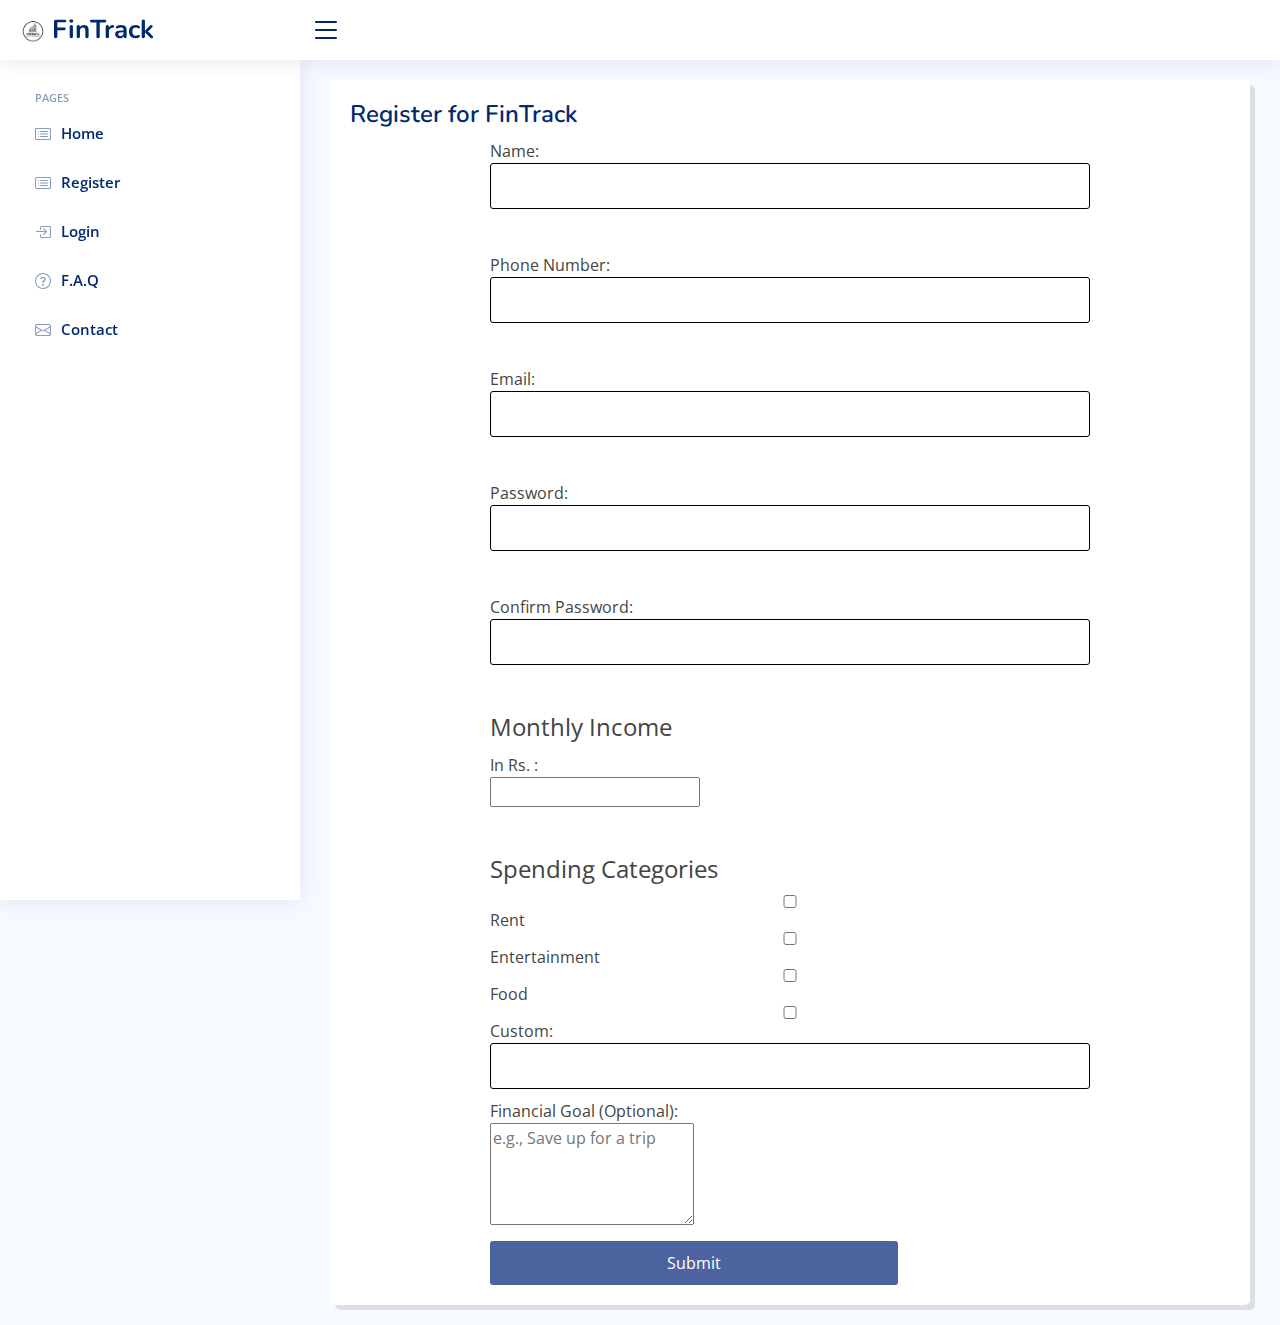
<file: register.html>
<!DOCTYPE html>
<html lang="en">

<head>
  <meta charset="utf-8">
  <meta content="width=device-width, initial-scale=1.0" name="viewport">

  <title>FinTrack - Register</title>
  <meta content="" name="description">
  <meta content="" name="keywords">

  <!-- Favicons -->
  <link href="assets/img/logo.png" rel="icon">

  <!-- Google Fonts -->
  <link href="https://fonts.gstatic.com" rel="preconnect">
  <link href="https://fonts.googleapis.com/css?family=Open+Sans:300,300i,400,400i,600,600i,700,700i|Nunito:300,300i,400,400i,600,600i,700,700i|Poppins:300,300i,400,400i,500,500i,600,600i,700,700i" rel="stylesheet">

  <!-- Vendor CSS Files -->
  <link href="assets/vendor/bootstrap/css/bootstrap.min.css" rel="stylesheet">
  <link href="assets/vendor/bootstrap-icons/bootstrap-icons.css" rel="stylesheet">
  <link href="assets/vendor/boxicons/css/boxicons.min.css" rel="stylesheet">
  <link href="assets/vendor/quill/quill.snow.css" rel="stylesheet">
  <link href="assets/vendor/quill/quill.bubble.css" rel="stylesheet">
  <link href="assets/vendor/remixicon/remixicon.css" rel="stylesheet">
  <link href="assets/vendor/simple-datatables/style.css" rel="stylesheet">

  <!-- Template Main CSS File -->
  <link href="assets/css/style.css" rel="stylesheet">
</head>

<body>
  <header id="header" class="header fixed-top d-flex align-items-center">

    <div class="d-flex align-items-center justify-content-between">
      <a href="index.html" class="logo d-flex align-items-center">
        <img src="assets/img/logo.png" alt="logo">
        <span class="d-none d-lg-block">FinTrack</span>
      </a>
      <i class="bi bi-list toggle-sidebar-btn"></i>
    </div><!-- End Logo -->
  </header>

    <!-- ======= Sidebar ======= -->
    <aside id="sidebar" class="sidebar">

      <ul class="sidebar-nav" id="sidebar-nav">
        <li class="nav-heading">Pages</li>
        
        <li class="nav-item">
            <a class="nav-link collapsed" href="before-login.html">
              <i class="bi bi-card-list"></i>
              <span>Home</span>
            </a>
          </li><!-- End Home Page Nav -->

        <li class="nav-item">
            <a class="nav-link collapsed" href="register.html">
              <i class="bi bi-card-list"></i>
              <span>Register</span>
            </a>
          </li><!-- End Register Page Nav -->
    
          <li class="nav-item">
            <a class="nav-link collapsed" href="login.html">
              <i class="bi bi-box-arrow-in-right"></i>
              <span>Login</span>
            </a>
        </li><!-- End Login Page Nav -->

        <li class="nav-item">
          <a class="nav-link collapsed" href="befl-faq.html">
            <i class="bi bi-question-circle"></i>
            <span>F.A.Q</span>
          </a>
        </li><!-- End F.A.Q Page Nav -->
  
        <li class="nav-item">
          <a class="nav-link collapsed" href="befl-contact.html">
            <i class="bi bi-envelope"></i>
            <span>Contact</span>
          </a>
        </li><!-- End Contact Page Nav -->
  
    </aside><!-- End Sidebar-->


    <main id="main" class="main">
      <div class="container">
        <div class="pagetitle">
          <h1>Register for FinTrack</h1>
        </div>
    <div style="align-self: center; width: 600px">
        <form id="myForm" onsubmit="return validateForm()" action="/action_page.php" method="post">
          <div class="form-group">
            <label for="name">Name:</label>
            <input type="text" id="name" name="name" required>
            <span class="error" id="nameError"></span>
          </div>
    <br>
          <div class="form-group">
            <label for="phone">Phone Number:</label>
            <input type="tel" id="phone" name="phone" required>
            <span class="error" id="phoneError"></span>
          </div>
    <br>
          <div class="form-group">
            <label for="email">Email:</label>
            <input type="email" id="email" name="email" required>
            <span class="error" id="emailError"></span>
          </div>
    <br>
          <div class="form-group">
            <label for="password">Password:</label>
            <input type="password" id="password" name="password" required>
            <span class="error" id="passwordError"></span>
          </div>
    <br>
          <div class="form-group">
            <label for="confirmPassword">Confirm Password:</label>
            <input type="password" id="confirmPassword" name="confirmPassword" required>
            <span class="error" id="confirmPasswordError"></span>
          </div>
    <br>
          <fieldset>
            <legend>Monthly Income</legend>
            <div class="form-group">
              <label for="income">In Rs. :</label>
              <input type="number" id="income" name="income" required>
            </div>
          </fieldset>
    <br>
          <fieldset>
            <legend>Spending Categories</legend>
            <div class="checkbox-group" style="display: flex; flex-direction: column;">
              <input type="checkbox" id="rent" name="categories[]" value="rent">
              <label for="rent">Rent</label>
    
              <input type="checkbox" id="entertainment" name="categories[]" value="entertainment">
              <label for="entertainment">Entertainment</label>
    
              <input type="checkbox" id="food" name="categories[]" value="food">
              <label for="food">Food</label>
    
              <input type="checkbox" id="custom_category" name="custom_category" value="custom">
              <label for="custom_category">Custom:</label>
              <input type="text" id="custom_category_text" name="custom_category_text">
            </div>
          </fieldset>
    
          <div class="form-group">
            <label for="goal">Financial Goal (Optional):</label>
            <textarea id="goal" name="goal" rows="4" placeholder="e.g., Save up for a trip"></textarea>
          </div>
    
          <button type="submit">Submit</button>
        </form>
      </div>
      </div>
    </main>
      

    <script>
        function validateForm() {
            let valid = true;
            let name = document.getElementById("name").value;
            let phone = document.getElementById("phone").value;
            let email = document.getElementById("email").value;
            let password = document.getElementById("password").value;
            let confirmPassword = document.getElementById("confirmPassword").value;

            // Clear any previous error messages
            document.getElementById("nameError").innerHTML = "";
            document.getElementById("phoneError").innerHTML = "";
            document.getElementById("emailError").innerHTML = "";
            document.getElementById("passwordError").innerHTML = "";
            document.getElementById("confirmPasswordError").innerHTML = "";

            // Name validation (alphabets only)
            if (!/^[a-zA-Z]+$/.test(name)) {
                document.getElementById("nameError").innerHTML = "Name must contain alphabets only.";
                valid = false;
            }

            // Phone number validation (numeric only)
            if (!/^[0-9]$/.test(phone)) {
                document.getElementById("phoneError").innerHTML = "Phone number must contain numbers only.";
                valid = false;
            }

            // Email validation using pattern attribute
            const emailRegex = /^[a-z0-9._%+\-]+@[a-z0-9.\-]+\.[a-z]{2,}$/;
            if (!emailRegex.test(email)) {
                document.getElementById("emailError").innerHTML = "Please enter a valid email address.";
                valid = false;
            }

            // Password validation (minimum length of 8)
            if (password.length < 8) {
                document.getElementById("passwordError").innerHTML = "Password must be at least 8 characters long.";
                valid = false;
            }

            // Password confirmation (matching passwords)
            if (password !== confirmPassword) {
                document.getElementById("confirmPasswordError").innerHTML = "Passwords do not match.";
                valid = false;
            }

            return valid;
        }
    </script>
    
      </main>
    
    
      <a href="#" class="back-to-top d-flex align-items-center justify-content-center"><i class="bi bi-arrow-up-short"></i></a>
    
      <!-- Vendor JS Files -->
      <script src="assets/vendor/apexcharts/apexcharts.min.js"></script>
      <script src="assets/vendor/bootstrap/js/bootstrap.bundle.min.js"></script>
      <script src="assets/vendor/chart.js/chart.umd.js"></script>
      <script src="assets/vendor/echarts/echarts.min.js"></script>
      <script src="assets/vendor/quill/quill.min.js"></script>
      <script src="assets/vendor/simple-datatables/simple-datatables.js"></script>
      <script src="assets/vendor/tinymce/tinymce.min.js"></script>
      <script src="assets/vendor/php-email-form/validate.js"></script>
    
      <!-- Template Main JS File -->
      <script src="assets/js/main.js"></script>
</body>
</html>
</file>
<file: assets/vendor/quill/quill.snow.css>
/*!
 * Quill Editor v1.3.7
 * https://quilljs.com/
 * Copyright (c) 2014, Jason Chen
 * Copyright (c) 2013, salesforce.com
 */
.ql-container {
  box-sizing: border-box;
  font-family: Helvetica, Arial, sans-serif;
  font-size: 13px;
  height: 100%;
  margin: 0px;
  position: relative;
}
.ql-container.ql-disabled .ql-tooltip {
  visibility: hidden;
}
.ql-container.ql-disabled .ql-editor ul[data-checked] > li::before {
  pointer-events: none;
}
.ql-clipboard {
  left: -100000px;
  height: 1px;
  overflow-y: hidden;
  position: absolute;
  top: 50%;
}
.ql-clipboard p {
  margin: 0;
  padding: 0;
}
.ql-editor {
  box-sizing: border-box;
  line-height: 1.42;
  height: 100%;
  outline: none;
  overflow-y: auto;
  padding: 12px 15px;
  tab-size: 4;
  -moz-tab-size: 4;
  text-align: left;
  white-space: pre-wrap;
  word-wrap: break-word;
}
.ql-editor > * {
  cursor: text;
}
.ql-editor p,
.ql-editor ol,
.ql-editor ul,
.ql-editor pre,
.ql-editor blockquote,
.ql-editor h1,
.ql-editor h2,
.ql-editor h3,
.ql-editor h4,
.ql-editor h5,
.ql-editor h6 {
  margin: 0;
  padding: 0;
  counter-reset: list-1 list-2 list-3 list-4 list-5 list-6 list-7 list-8 list-9;
}
.ql-editor ol,
.ql-editor ul {
  padding-left: 1.5em;
}
.ql-editor ol > li,
.ql-editor ul > li {
  list-style-type: none;
}
.ql-editor ul > li::before {
  content: '\2022';
}
.ql-editor ul[data-checked=true],
.ql-editor ul[data-checked=false] {
  pointer-events: none;
}
.ql-editor ul[data-checked=true] > li *,
.ql-editor ul[data-checked=false] > li * {
  pointer-events: all;
}
.ql-editor ul[data-checked=true] > li::before,
.ql-editor ul[data-checked=false] > li::before {
  color: #777;
  cursor: pointer;
  pointer-events: all;
}
.ql-editor ul[data-checked=true] > li::before {
  content: '\2611';
}
.ql-editor ul[data-checked=false] > li::before {
  content: '\2610';
}
.ql-editor li::before {
  display: inline-block;
  white-space: nowrap;
  width: 1.2em;
}
.ql-editor li:not(.ql-direction-rtl)::before {
  margin-left: -1.5em;
  margin-right: 0.3em;
  text-align: right;
}
.ql-editor li.ql-direction-rtl::before {
  margin-left: 0.3em;
  margin-right: -1.5em;
}
.ql-editor ol li:not(.ql-direction-rtl),
.ql-editor ul li:not(.ql-direction-rtl) {
  padding-left: 1.5em;
}
.ql-editor ol li.ql-direction-rtl,
.ql-editor ul li.ql-direction-rtl {
  padding-right: 1.5em;
}
.ql-editor ol li {
  counter-reset: list-1 list-2 list-3 list-4 list-5 list-6 list-7 list-8 list-9;
  counter-increment: list-0;
}
.ql-editor ol li:before {
  content: counter(list-0, decimal) '. ';
}
.ql-editor ol li.ql-indent-1 {
  counter-increment: list-1;
}
.ql-editor ol li.ql-indent-1:before {
  content: counter(list-1, lower-alpha) '. ';
}
.ql-editor ol li.ql-indent-1 {
  counter-reset: list-2 list-3 list-4 list-5 list-6 list-7 list-8 list-9;
}
.ql-editor ol li.ql-indent-2 {
  counter-increment: list-2;
}
.ql-editor ol li.ql-indent-2:before {
  content: counter(list-2, lower-roman) '. ';
}
.ql-editor ol li.ql-indent-2 {
  counter-reset: list-3 list-4 list-5 list-6 list-7 list-8 list-9;
}
.ql-editor ol li.ql-indent-3 {
  counter-increment: list-3;
}
.ql-editor ol li.ql-indent-3:before {
  content: counter(list-3, decimal) '. ';
}
.ql-editor ol li.ql-indent-3 {
  counter-reset: list-4 list-5 list-6 list-7 list-8 list-9;
}
.ql-editor ol li.ql-indent-4 {
  counter-increment: list-4;
}
.ql-editor ol li.ql-indent-4:before {
  content: counter(list-4, lower-alpha) '. ';
}
.ql-editor ol li.ql-indent-4 {
  counter-reset: list-5 list-6 list-7 list-8 list-9;
}
.ql-editor ol li.ql-indent-5 {
  counter-increment: list-5;
}
.ql-editor ol li.ql-indent-5:before {
  content: counter(list-5, lower-roman) '. ';
}
.ql-editor ol li.ql-indent-5 {
  counter-reset: list-6 list-7 list-8 list-9;
}
.ql-editor ol li.ql-indent-6 {
  counter-increment: list-6;
}
.ql-editor ol li.ql-indent-6:before {
  content: counter(list-6, decimal) '. ';
}
.ql-editor ol li.ql-indent-6 {
  counter-reset: list-7 list-8 list-9;
}
.ql-editor ol li.ql-indent-7 {
  counter-increment: list-7;
}
.ql-editor ol li.ql-indent-7:before {
  content: counter(list-7, lower-alpha) '. ';
}
.ql-editor ol li.ql-indent-7 {
  counter-reset: list-8 list-9;
}
.ql-editor ol li.ql-indent-8 {
  counter-increment: list-8;
}
.ql-editor ol li.ql-indent-8:before {
  content: counter(list-8, lower-roman) '. ';
}
.ql-editor ol li.ql-indent-8 {
  counter-reset: list-9;
}
.ql-editor ol li.ql-indent-9 {
  counter-increment: list-9;
}
.ql-editor ol li.ql-indent-9:before {
  content: counter(list-9, decimal) '. ';
}
.ql-editor .ql-indent-1:not(.ql-direction-rtl) {
  padding-left: 3em;
}
.ql-editor li.ql-indent-1:not(.ql-direction-rtl) {
  padding-left: 4.5em;
}
.ql-editor .ql-indent-1.ql-direction-rtl.ql-align-right {
  padding-right: 3em;
}
.ql-editor li.ql-indent-1.ql-direction-rtl.ql-align-right {
  padding-right: 4.5em;
}
.ql-editor .ql-indent-2:not(.ql-direction-rtl) {
  padding-left: 6em;
}
.ql-editor li.ql-indent-2:not(.ql-direction-rtl) {
  padding-left: 7.5em;
}
.ql-editor .ql-indent-2.ql-direction-rtl.ql-align-right {
  padding-right: 6em;
}
.ql-editor li.ql-indent-2.ql-direction-rtl.ql-align-right {
  padding-right: 7.5em;
}
.ql-editor .ql-indent-3:not(.ql-direction-rtl) {
  padding-left: 9em;
}
.ql-editor li.ql-indent-3:not(.ql-direction-rtl) {
  padding-left: 10.5em;
}
.ql-editor .ql-indent-3.ql-direction-rtl.ql-align-right {
  padding-right: 9em;
}
.ql-editor li.ql-indent-3.ql-direction-rtl.ql-align-right {
  padding-right: 10.5em;
}
.ql-editor .ql-indent-4:not(.ql-direction-rtl) {
  padding-left: 12em;
}
.ql-editor li.ql-indent-4:not(.ql-direction-rtl) {
  padding-left: 13.5em;
}
.ql-editor .ql-indent-4.ql-direction-rtl.ql-align-right {
  padding-right: 12em;
}
.ql-editor li.ql-indent-4.ql-direction-rtl.ql-align-right {
  padding-right: 13.5em;
}
.ql-editor .ql-indent-5:not(.ql-direction-rtl) {
  padding-left: 15em;
}
.ql-editor li.ql-indent-5:not(.ql-direction-rtl) {
  padding-left: 16.5em;
}
.ql-editor .ql-indent-5.ql-direction-rtl.ql-align-right {
  padding-right: 15em;
}
.ql-editor li.ql-indent-5.ql-direction-rtl.ql-align-right {
  padding-right: 16.5em;
}
.ql-editor .ql-indent-6:not(.ql-direction-rtl) {
  padding-left: 18em;
}
.ql-editor li.ql-indent-6:not(.ql-direction-rtl) {
  padding-left: 19.5em;
}
.ql-editor .ql-indent-6.ql-direction-rtl.ql-align-right {
  padding-right: 18em;
}
.ql-editor li.ql-indent-6.ql-direction-rtl.ql-align-right {
  padding-right: 19.5em;
}
.ql-editor .ql-indent-7:not(.ql-direction-rtl) {
  padding-left: 21em;
}
.ql-editor li.ql-indent-7:not(.ql-direction-rtl) {
  padding-left: 22.5em;
}
.ql-editor .ql-indent-7.ql-direction-rtl.ql-align-right {
  padding-right: 21em;
}
.ql-editor li.ql-indent-7.ql-direction-rtl.ql-align-right {
  padding-right: 22.5em;
}
.ql-editor .ql-indent-8:not(.ql-direction-rtl) {
  padding-left: 24em;
}
.ql-editor li.ql-indent-8:not(.ql-direction-rtl) {
  padding-left: 25.5em;
}
.ql-editor .ql-indent-8.ql-direction-rtl.ql-align-right {
  padding-right: 24em;
}
.ql-editor li.ql-indent-8.ql-direction-rtl.ql-align-right {
  padding-right: 25.5em;
}
.ql-editor .ql-indent-9:not(.ql-direction-rtl) {
  padding-left: 27em;
}
.ql-editor li.ql-indent-9:not(.ql-direction-rtl) {
  padding-left: 28.5em;
}
.ql-editor .ql-indent-9.ql-direction-rtl.ql-align-right {
  padding-right: 27em;
}
.ql-editor li.ql-indent-9.ql-direction-rtl.ql-align-right {
  padding-right: 28.5em;
}
.ql-editor .ql-video {
  display: block;
  max-width: 100%;
}
.ql-editor .ql-video.ql-align-center {
  margin: 0 auto;
}
.ql-editor .ql-video.ql-align-right {
  margin: 0 0 0 auto;
}
.ql-editor .ql-bg-black {
  background-color: #000;
}
.ql-editor .ql-bg-red {
  background-color: #e60000;
}
.ql-editor .ql-bg-orange {
  background-color: #f90;
}
.ql-editor .ql-bg-yellow {
  background-color: #ff0;
}
.ql-editor .ql-bg-green {
  background-color: #008a00;
}
.ql-editor .ql-bg-blue {
  background-color: #06c;
}
.ql-editor .ql-bg-purple {
  background-color: #93f;
}
.ql-editor .ql-color-white {
  color: #fff;
}
.ql-editor .ql-color-red {
  color: #e60000;
}
.ql-editor .ql-color-orange {
  color: #f90;
}
.ql-editor .ql-color-yellow {
  color: #ff0;
}
.ql-editor .ql-color-green {
  color: #008a00;
}
.ql-editor .ql-color-blue {
  color: #06c;
}
.ql-editor .ql-color-purple {
  color: #93f;
}
.ql-editor .ql-font-serif {
  font-family: Georgia, Times New Roman, serif;
}
.ql-editor .ql-font-monospace {
  font-family: Monaco, Courier New, monospace;
}
.ql-editor .ql-size-small {
  font-size: 0.75em;
}
.ql-editor .ql-size-large {
  font-size: 1.5em;
}
.ql-editor .ql-size-huge {
  font-size: 2.5em;
}
.ql-editor .ql-direction-rtl {
  direction: rtl;
  text-align: inherit;
}
.ql-editor .ql-align-center {
  text-align: center;
}
.ql-editor .ql-align-justify {
  text-align: justify;
}
.ql-editor .ql-align-right {
  text-align: right;
}
.ql-editor.ql-blank::before {
  color: rgba(0,0,0,0.6);
  content: attr(data-placeholder);
  font-style: italic;
  left: 15px;
  pointer-events: none;
  position: absolute;
  right: 15px;
}
.ql-snow.ql-toolbar:after,
.ql-snow .ql-toolbar:after {
  clear: both;
  content: '';
  display: table;
}
.ql-snow.ql-toolbar button,
.ql-snow .ql-toolbar button {
  background: none;
  border: none;
  cursor: pointer;
  display: inline-block;
  float: left;
  height: 24px;
  padding: 3px 5px;
  width: 28px;
}
.ql-snow.ql-toolbar button svg,
.ql-snow .ql-toolbar button svg {
  float: left;
  height: 100%;
}
.ql-snow.ql-toolbar button:active:hover,
.ql-snow .ql-toolbar button:active:hover {
  outline: none;
}
.ql-snow.ql-toolbar input.ql-image[type=file],
.ql-snow .ql-toolbar input.ql-image[type=file] {
  display: none;
}
.ql-snow.ql-toolbar button:hover,
.ql-snow .ql-toolbar button:hover,
.ql-snow.ql-toolbar button:focus,
.ql-snow .ql-toolbar button:focus,
.ql-snow.ql-toolbar button.ql-active,
.ql-snow .ql-toolbar button.ql-active,
.ql-snow.ql-toolbar .ql-picker-label:hover,
.ql-snow .ql-toolbar .ql-picker-label:hover,
.ql-snow.ql-toolbar .ql-picker-label.ql-active,
.ql-snow .ql-toolbar .ql-picker-label.ql-active,
.ql-snow.ql-toolbar .ql-picker-item:hover,
.ql-snow .ql-toolbar .ql-picker-item:hover,
.ql-snow.ql-toolbar .ql-picker-item.ql-selected,
.ql-snow .ql-toolbar .ql-picker-item.ql-selected {
  color: #06c;
}
.ql-snow.ql-toolbar button:hover .ql-fill,
.ql-snow .ql-toolbar button:hover .ql-fill,
.ql-snow.ql-toolbar button:focus .ql-fill,
.ql-snow .ql-toolbar button:focus .ql-fill,
.ql-snow.ql-toolbar button.ql-active .ql-fill,
.ql-snow .ql-toolbar button.ql-active .ql-fill,
.ql-snow.ql-toolbar .ql-picker-label:hover .ql-fill,
.ql-snow .ql-toolbar .ql-picker-label:hover .ql-fill,
.ql-snow.ql-toolbar .ql-picker-label.ql-active .ql-fill,
.ql-snow .ql-toolbar .ql-picker-label.ql-active .ql-fill,
.ql-snow.ql-toolbar .ql-picker-item:hover .ql-fill,
.ql-snow .ql-toolbar .ql-picker-item:hover .ql-fill,
.ql-snow.ql-toolbar .ql-picker-item.ql-selected .ql-fill,
.ql-snow .ql-toolbar .ql-picker-item.ql-selected .ql-fill,
.ql-snow.ql-toolbar button:hover .ql-stroke.ql-fill,
.ql-snow .ql-toolbar button:hover .ql-stroke.ql-fill,
.ql-snow.ql-toolbar button:focus .ql-stroke.ql-fill,
.ql-snow .ql-toolbar button:focus .ql-stroke.ql-fill,
.ql-snow.ql-toolbar button.ql-active .ql-stroke.ql-fill,
.ql-snow .ql-toolbar button.ql-active .ql-stroke.ql-fill,
.ql-snow.ql-toolbar .ql-picker-label:hover .ql-stroke.ql-fill,
.ql-snow .ql-toolbar .ql-picker-label:hover .ql-stroke.ql-fill,
.ql-snow.ql-toolbar .ql-picker-label.ql-active .ql-stroke.ql-fill,
.ql-snow .ql-toolbar .ql-picker-label.ql-active .ql-stroke.ql-fill,
.ql-snow.ql-toolbar .ql-picker-item:hover .ql-stroke.ql-fill,
.ql-snow .ql-toolbar .ql-picker-item:hover .ql-stroke.ql-fill,
.ql-snow.ql-toolbar .ql-picker-item.ql-selected .ql-stroke.ql-fill,
.ql-snow .ql-toolbar .ql-picker-item.ql-selected .ql-stroke.ql-fill {
  fill: #06c;
}
.ql-snow.ql-toolbar button:hover .ql-stroke,
.ql-snow .ql-toolbar button:hover .ql-stroke,
.ql-snow.ql-toolbar button:focus .ql-stroke,
.ql-snow .ql-toolbar button:focus .ql-stroke,
.ql-snow.ql-toolbar button.ql-active .ql-stroke,
.ql-snow .ql-toolbar button.ql-active .ql-stroke,
.ql-snow.ql-toolbar .ql-picker-label:hover .ql-stroke,
.ql-snow .ql-toolbar .ql-picker-label:hover .ql-stroke,
.ql-snow.ql-toolbar .ql-picker-label.ql-active .ql-stroke,
.ql-snow .ql-toolbar .ql-picker-label.ql-active .ql-stroke,
.ql-snow.ql-toolbar .ql-picker-item:hover .ql-stroke,
.ql-snow .ql-toolbar .ql-picker-item:hover .ql-stroke,
.ql-snow.ql-toolbar .ql-picker-item.ql-selected .ql-stroke,
.ql-snow .ql-toolbar .ql-picker-item.ql-selected .ql-stroke,
.ql-snow.ql-toolbar button:hover .ql-stroke-miter,
.ql-snow .ql-toolbar button:hover .ql-stroke-miter,
.ql-snow.ql-toolbar button:focus .ql-stroke-miter,
.ql-snow .ql-toolbar button:focus .ql-stroke-miter,
.ql-snow.ql-toolbar button.ql-active .ql-stroke-miter,
.ql-snow .ql-toolbar button.ql-active .ql-stroke-miter,
.ql-snow.ql-toolbar .ql-picker-label:hover .ql-stroke-miter,
.ql-snow .ql-toolbar .ql-picker-label:hover .ql-stroke-miter,
.ql-snow.ql-toolbar .ql-picker-label.ql-active .ql-stroke-miter,
.ql-snow .ql-toolbar .ql-picker-label.ql-active .ql-stroke-miter,
.ql-snow.ql-toolbar .ql-picker-item:hover .ql-stroke-miter,
.ql-snow .ql-toolbar .ql-picker-item:hover .ql-stroke-miter,
.ql-snow.ql-toolbar .ql-picker-item.ql-selected .ql-stroke-miter,
.ql-snow .ql-toolbar .ql-picker-item.ql-selected .ql-stroke-miter {
  stroke: #06c;
}
@media (pointer: coarse) {
  .ql-snow.ql-toolbar button:hover:not(.ql-active),
  .ql-snow .ql-toolbar button:hover:not(.ql-active) {
    color: #444;
  }
  .ql-snow.ql-toolbar button:hover:not(.ql-active) .ql-fill,
  .ql-snow .ql-toolbar button:hover:not(.ql-active) .ql-fill,
  .ql-snow.ql-toolbar button:hover:not(.ql-active) .ql-stroke.ql-fill,
  .ql-snow .ql-toolbar button:hover:not(.ql-active) .ql-stroke.ql-fill {
    fill: #444;
  }
  .ql-snow.ql-toolbar button:hover:not(.ql-active) .ql-stroke,
  .ql-snow .ql-toolbar button:hover:not(.ql-active) .ql-stroke,
  .ql-snow.ql-toolbar button:hover:not(.ql-active) .ql-stroke-miter,
  .ql-snow .ql-toolbar button:hover:not(.ql-active) .ql-stroke-miter {
    stroke: #444;
  }
}
.ql-snow {
  box-sizing: border-box;
}
.ql-snow * {
  box-sizing: border-box;
}
.ql-snow .ql-hidden {
  display: none;
}
.ql-snow .ql-out-bottom,
.ql-snow .ql-out-top {
  visibility: hidden;
}
.ql-snow .ql-tooltip {
  position: absolute;
  transform: translateY(10px);
}
.ql-snow .ql-tooltip a {
  cursor: pointer;
  text-decoration: none;
}
.ql-snow .ql-tooltip.ql-flip {
  transform: translateY(-10px);
}
.ql-snow .ql-formats {
  display: inline-block;
  vertical-align: middle;
}
.ql-snow .ql-formats:after {
  clear: both;
  content: '';
  display: table;
}
.ql-snow .ql-stroke {
  fill: none;
  stroke: #444;
  stroke-linecap: round;
  stroke-linejoin: round;
  stroke-width: 2;
}
.ql-snow .ql-stroke-miter {
  fill: none;
  stroke: #444;
  stroke-miterlimit: 10;
  stroke-width: 2;
}
.ql-snow .ql-fill,
.ql-snow .ql-stroke.ql-fill {
  fill: #444;
}
.ql-snow .ql-empty {
  fill: none;
}
.ql-snow .ql-even {
  fill-rule: evenodd;
}
.ql-snow .ql-thin,
.ql-snow .ql-stroke.ql-thin {
  stroke-width: 1;
}
.ql-snow .ql-transparent {
  opacity: 0.4;
}
.ql-snow .ql-direction svg:last-child {
  display: none;
}
.ql-snow .ql-direction.ql-active svg:last-child {
  display: inline;
}
.ql-snow .ql-direction.ql-active svg:first-child {
  display: none;
}
.ql-snow .ql-editor h1 {
  font-size: 2em;
}
.ql-snow .ql-editor h2 {
  font-size: 1.5em;
}
.ql-snow .ql-editor h3 {
  font-size: 1.17em;
}
.ql-snow .ql-editor h4 {
  font-size: 1em;
}
.ql-snow .ql-editor h5 {
  font-size: 0.83em;
}
.ql-snow .ql-editor h6 {
  font-size: 0.67em;
}
.ql-snow .ql-editor a {
  text-decoration: underline;
}
.ql-snow .ql-editor blockquote {
  border-left: 4px solid #ccc;
  margin-bottom: 5px;
  margin-top: 5px;
  padding-left: 16px;
}
.ql-snow .ql-editor code,
.ql-snow .ql-editor pre {
  background-color: #f0f0f0;
  border-radius: 3px;
}
.ql-snow .ql-editor pre {
  white-space: pre-wrap;
  margin-bottom: 5px;
  margin-top: 5px;
  padding: 5px 10px;
}
.ql-snow .ql-editor code {
  font-size: 85%;
  padding: 2px 4px;
}
.ql-snow .ql-editor pre.ql-syntax {
  background-color: #23241f;
  color: #f8f8f2;
  overflow: visible;
}
.ql-snow .ql-editor img {
  max-width: 100%;
}
.ql-snow .ql-picker {
  color: #444;
  display: inline-block;
  float: left;
  font-size: 14px;
  font-weight: 500;
  height: 24px;
  position: relative;
  vertical-align: middle;
}
.ql-snow .ql-picker-label {
  cursor: pointer;
  display: inline-block;
  height: 100%;
  padding-left: 8px;
  padding-right: 2px;
  position: relative;
  width: 100%;
}
.ql-snow .ql-picker-label::before {
  display: inline-block;
  line-height: 22px;
}
.ql-snow .ql-picker-options {
  background-color: #fff;
  display: none;
  min-width: 100%;
  padding: 4px 8px;
  position: absolute;
  white-space: nowrap;
}
.ql-snow .ql-picker-options .ql-picker-item {
  cursor: pointer;
  display: block;
  padding-bottom: 5px;
  padding-top: 5px;
}
.ql-snow .ql-picker.ql-expanded .ql-picker-label {
  color: #ccc;
  z-index: 2;
}
.ql-snow .ql-picker.ql-expanded .ql-picker-label .ql-fill {
  fill: #ccc;
}
.ql-snow .ql-picker.ql-expanded .ql-picker-label .ql-stroke {
  stroke: #ccc;
}
.ql-snow .ql-picker.ql-expanded .ql-picker-options {
  display: block;
  margin-top: -1px;
  top: 100%;
  z-index: 1;
}
.ql-snow .ql-color-picker,
.ql-snow .ql-icon-picker {
  width: 28px;
}
.ql-snow .ql-color-picker .ql-picker-label,
.ql-snow .ql-icon-picker .ql-picker-label {
  padding: 2px 4px;
}
.ql-snow .ql-color-picker .ql-picker-label svg,
.ql-snow .ql-icon-picker .ql-picker-label svg {
  right: 4px;
}
.ql-snow .ql-icon-picker .ql-picker-options {
  padding: 4px 0px;
}
.ql-snow .ql-icon-picker .ql-picker-item {
  height: 24px;
  width: 24px;
  padding: 2px 4px;
}
.ql-snow .ql-color-picker .ql-picker-options {
  padding: 3px 5px;
  width: 152px;
}
.ql-snow .ql-color-picker .ql-picker-item {
  border: 1px solid transparent;
  float: left;
  height: 16px;
  margin: 2px;
  padding: 0px;
  width: 16px;
}
.ql-snow .ql-picker:not(.ql-color-picker):not(.ql-icon-picker) svg {
  position: absolute;
  margin-top: -9px;
  right: 0;
  top: 50%;
  width: 18px;
}
.ql-snow .ql-picker.ql-header .ql-picker-label[data-label]:not([data-label=''])::before,
.ql-snow .ql-picker.ql-font .ql-picker-label[data-label]:not([data-label=''])::before,
.ql-snow .ql-picker.ql-size .ql-picker-label[data-label]:not([data-label=''])::before,
.ql-snow .ql-picker.ql-header .ql-picker-item[data-label]:not([data-label=''])::before,
.ql-snow .ql-picker.ql-font .ql-picker-item[data-label]:not([data-label=''])::before,
.ql-snow .ql-picker.ql-size .ql-picker-item[data-label]:not([data-label=''])::before {
  content: attr(data-label);
}
.ql-snow .ql-picker.ql-header {
  width: 98px;
}
.ql-snow .ql-picker.ql-header .ql-picker-label::before,
.ql-snow .ql-picker.ql-header .ql-picker-item::before {
  content: 'Normal';
}
.ql-snow .ql-picker.ql-header .ql-picker-label[data-value="1"]::before,
.ql-snow .ql-picker.ql-header .ql-picker-item[data-value="1"]::before {
  content: 'Heading 1';
}
.ql-snow .ql-picker.ql-header .ql-picker-label[data-value="2"]::before,
.ql-snow .ql-picker.ql-header .ql-picker-item[data-value="2"]::before {
  content: 'Heading 2';
}
.ql-snow .ql-picker.ql-header .ql-picker-label[data-value="3"]::before,
.ql-snow .ql-picker.ql-header .ql-picker-item[data-value="3"]::before {
  content: 'Heading 3';
}
.ql-snow .ql-picker.ql-header .ql-picker-label[data-value="4"]::before,
.ql-snow .ql-picker.ql-header .ql-picker-item[data-value="4"]::before {
  content: 'Heading 4';
}
.ql-snow .ql-picker.ql-header .ql-picker-label[data-value="5"]::before,
.ql-snow .ql-picker.ql-header .ql-picker-item[data-value="5"]::before {
  content: 'Heading 5';
}
.ql-snow .ql-picker.ql-header .ql-picker-label[data-value="6"]::before,
.ql-snow .ql-picker.ql-header .ql-picker-item[data-value="6"]::before {
  content: 'Heading 6';
}
.ql-snow .ql-picker.ql-header .ql-picker-item[data-value="1"]::before {
  font-size: 2em;
}
.ql-snow .ql-picker.ql-header .ql-picker-item[data-value="2"]::before {
  font-size: 1.5em;
}
.ql-snow .ql-picker.ql-header .ql-picker-item[data-value="3"]::before {
  font-size: 1.17em;
}
.ql-snow .ql-picker.ql-header .ql-picker-item[data-value="4"]::before {
  font-size: 1em;
}
.ql-snow .ql-picker.ql-header .ql-picker-item[data-value="5"]::before {
  font-size: 0.83em;
}
.ql-snow .ql-picker.ql-header .ql-picker-item[data-value="6"]::before {
  font-size: 0.67em;
}
.ql-snow .ql-picker.ql-font {
  width: 108px;
}
.ql-snow .ql-picker.ql-font .ql-picker-label::before,
.ql-snow .ql-picker.ql-font .ql-picker-item::before {
  content: 'Sans Serif';
}
.ql-snow .ql-picker.ql-font .ql-picker-label[data-value=serif]::before,
.ql-snow .ql-picker.ql-font .ql-picker-item[data-value=serif]::before {
  content: 'Serif';
}
.ql-snow .ql-picker.ql-font .ql-picker-label[data-value=monospace]::before,
.ql-snow .ql-picker.ql-font .ql-picker-item[data-value=monospace]::before {
  content: 'Monospace';
}
.ql-snow .ql-picker.ql-font .ql-picker-item[data-value=serif]::before {
  font-family: Georgia, Times New Roman, serif;
}
.ql-snow .ql-picker.ql-font .ql-picker-item[data-value=monospace]::before {
  font-family: Monaco, Courier New, monospace;
}
.ql-snow .ql-picker.ql-size {
  width: 98px;
}
.ql-snow .ql-picker.ql-size .ql-picker-label::before,
.ql-snow .ql-picker.ql-size .ql-picker-item::before {
  content: 'Normal';
}
.ql-snow .ql-picker.ql-size .ql-picker-label[data-value=small]::before,
.ql-snow .ql-picker.ql-size .ql-picker-item[data-value=small]::before {
  content: 'Small';
}
.ql-snow .ql-picker.ql-size .ql-picker-label[data-value=large]::before,
.ql-snow .ql-picker.ql-size .ql-picker-item[data-value=large]::before {
  content: 'Large';
}
.ql-snow .ql-picker.ql-size .ql-picker-label[data-value=huge]::before,
.ql-snow .ql-picker.ql-size .ql-picker-item[data-value=huge]::before {
  content: 'Huge';
}
.ql-snow .ql-picker.ql-size .ql-picker-item[data-value=small]::before {
  font-size: 10px;
}
.ql-snow .ql-picker.ql-size .ql-picker-item[data-value=large]::before {
  font-size: 18px;
}
.ql-snow .ql-picker.ql-size .ql-picker-item[data-value=huge]::before {
  font-size: 32px;
}
.ql-snow .ql-color-picker.ql-background .ql-picker-item {
  background-color: #fff;
}
.ql-snow .ql-color-picker.ql-color .ql-picker-item {
  background-color: #000;
}
.ql-toolbar.ql-snow {
  border: 1px solid #ccc;
  box-sizing: border-box;
  font-family: 'Helvetica Neue', 'Helvetica', 'Arial', sans-serif;
  padding: 8px;
}
.ql-toolbar.ql-snow .ql-formats {
  margin-right: 15px;
}
.ql-toolbar.ql-snow .ql-picker-label {
  border: 1px solid transparent;
}
.ql-toolbar.ql-snow .ql-picker-options {
  border: 1px solid transparent;
  box-shadow: rgba(0,0,0,0.2) 0 2px 8px;
}
.ql-toolbar.ql-snow .ql-picker.ql-expanded .ql-picker-label {
  border-color: #ccc;
}
.ql-toolbar.ql-snow .ql-picker.ql-expanded .ql-picker-options {
  border-color: #ccc;
}
.ql-toolbar.ql-snow .ql-color-picker .ql-picker-item.ql-selected,
.ql-toolbar.ql-snow .ql-color-picker .ql-picker-item:hover {
  border-color: #000;
}
.ql-toolbar.ql-snow + .ql-container.ql-snow {
  border-top: 0px;
}
.ql-snow .ql-tooltip {
  background-color: #fff;
  border: 1px solid #ccc;
  box-shadow: 0px 0px 5px #ddd;
  color: #444;
  padding: 5px 12px;
  white-space: nowrap;
}
.ql-snow .ql-tooltip::before {
  content: "Visit URL:";
  line-height: 26px;
  margin-right: 8px;
}
.ql-snow .ql-tooltip input[type=text] {
  display: none;
  border: 1px solid #ccc;
  font-size: 13px;
  height: 26px;
  margin: 0px;
  padding: 3px 5px;
  width: 170px;
}
.ql-snow .ql-tooltip a.ql-preview {
  display: inline-block;
  max-width: 200px;
  overflow-x: hidden;
  text-overflow: ellipsis;
  vertical-align: top;
}
.ql-snow .ql-tooltip a.ql-action::after {
  border-right: 1px solid #ccc;
  content: 'Edit';
  margin-left: 16px;
  padding-right: 8px;
}
.ql-snow .ql-tooltip a.ql-remove::before {
  content: 'Remove';
  margin-left: 8px;
}
.ql-snow .ql-tooltip a {
  line-height: 26px;
}
.ql-snow .ql-tooltip.ql-editing a.ql-preview,
.ql-snow .ql-tooltip.ql-editing a.ql-remove {
  display: none;
}
.ql-snow .ql-tooltip.ql-editing input[type=text] {
  display: inline-block;
}
.ql-snow .ql-tooltip.ql-editing a.ql-action::after {
  border-right: 0px;
  content: 'Save';
  padding-right: 0px;
}
.ql-snow .ql-tooltip[data-mode=link]::before {
  content: "Enter link:";
}
.ql-snow .ql-tooltip[data-mode=formula]::before {
  content: "Enter formula:";
}
.ql-snow .ql-tooltip[data-mode=video]::before {
  content: "Enter video:";
}
.ql-snow a {
  color: #06c;
}
.ql-container.ql-snow {
  border: 1px solid #ccc;
}
</file>
<file: assets/vendor/quill/quill.bubble.css>
/*!
 * Quill Editor v1.3.7
 * https://quilljs.com/
 * Copyright (c) 2014, Jason Chen
 * Copyright (c) 2013, salesforce.com
 */
.ql-container {
  box-sizing: border-box;
  font-family: Helvetica, Arial, sans-serif;
  font-size: 13px;
  height: 100%;
  margin: 0px;
  position: relative;
}
.ql-container.ql-disabled .ql-tooltip {
  visibility: hidden;
}
.ql-container.ql-disabled .ql-editor ul[data-checked] > li::before {
  pointer-events: none;
}
.ql-clipboard {
  left: -100000px;
  height: 1px;
  overflow-y: hidden;
  position: absolute;
  top: 50%;
}
.ql-clipboard p {
  margin: 0;
  padding: 0;
}
.ql-editor {
  box-sizing: border-box;
  line-height: 1.42;
  height: 100%;
  outline: none;
  overflow-y: auto;
  padding: 12px 15px;
  tab-size: 4;
  -moz-tab-size: 4;
  text-align: left;
  white-space: pre-wrap;
  word-wrap: break-word;
}
.ql-editor > * {
  cursor: text;
}
.ql-editor p,
.ql-editor ol,
.ql-editor ul,
.ql-editor pre,
.ql-editor blockquote,
.ql-editor h1,
.ql-editor h2,
.ql-editor h3,
.ql-editor h4,
.ql-editor h5,
.ql-editor h6 {
  margin: 0;
  padding: 0;
  counter-reset: list-1 list-2 list-3 list-4 list-5 list-6 list-7 list-8 list-9;
}
.ql-editor ol,
.ql-editor ul {
  padding-left: 1.5em;
}
.ql-editor ol > li,
.ql-editor ul > li {
  list-style-type: none;
}
.ql-editor ul > li::before {
  content: '\2022';
}
.ql-editor ul[data-checked=true],
.ql-editor ul[data-checked=false] {
  pointer-events: none;
}
.ql-editor ul[data-checked=true] > li *,
.ql-editor ul[data-checked=false] > li * {
  pointer-events: all;
}
.ql-editor ul[data-checked=true] > li::before,
.ql-editor ul[data-checked=false] > li::before {
  color: #777;
  cursor: pointer;
  pointer-events: all;
}
.ql-editor ul[data-checked=true] > li::before {
  content: '\2611';
}
.ql-editor ul[data-checked=false] > li::before {
  content: '\2610';
}
.ql-editor li::before {
  display: inline-block;
  white-space: nowrap;
  width: 1.2em;
}
.ql-editor li:not(.ql-direction-rtl)::before {
  margin-left: -1.5em;
  margin-right: 0.3em;
  text-align: right;
}
.ql-editor li.ql-direction-rtl::before {
  margin-left: 0.3em;
  margin-right: -1.5em;
}
.ql-editor ol li:not(.ql-direction-rtl),
.ql-editor ul li:not(.ql-direction-rtl) {
  padding-left: 1.5em;
}
.ql-editor ol li.ql-direction-rtl,
.ql-editor ul li.ql-direction-rtl {
  padding-right: 1.5em;
}
.ql-editor ol li {
  counter-reset: list-1 list-2 list-3 list-4 list-5 list-6 list-7 list-8 list-9;
  counter-increment: list-0;
}
.ql-editor ol li:before {
  content: counter(list-0, decimal) '. ';
}
.ql-editor ol li.ql-indent-1 {
  counter-increment: list-1;
}
.ql-editor ol li.ql-indent-1:before {
  content: counter(list-1, lower-alpha) '. ';
}
.ql-editor ol li.ql-indent-1 {
  counter-reset: list-2 list-3 list-4 list-5 list-6 list-7 list-8 list-9;
}
.ql-editor ol li.ql-indent-2 {
  counter-increment: list-2;
}
.ql-editor ol li.ql-indent-2:before {
  content: counter(list-2, lower-roman) '. ';
}
.ql-editor ol li.ql-indent-2 {
  counter-reset: list-3 list-4 list-5 list-6 list-7 list-8 list-9;
}
.ql-editor ol li.ql-indent-3 {
  counter-increment: list-3;
}
.ql-editor ol li.ql-indent-3:before {
  content: counter(list-3, decimal) '. ';
}
.ql-editor ol li.ql-indent-3 {
  counter-reset: list-4 list-5 list-6 list-7 list-8 list-9;
}
.ql-editor ol li.ql-indent-4 {
  counter-increment: list-4;
}
.ql-editor ol li.ql-indent-4:before {
  content: counter(list-4, lower-alpha) '. ';
}
.ql-editor ol li.ql-indent-4 {
  counter-reset: list-5 list-6 list-7 list-8 list-9;
}
.ql-editor ol li.ql-indent-5 {
  counter-increment: list-5;
}
.ql-editor ol li.ql-indent-5:before {
  content: counter(list-5, lower-roman) '. ';
}
.ql-editor ol li.ql-indent-5 {
  counter-reset: list-6 list-7 list-8 list-9;
}
.ql-editor ol li.ql-indent-6 {
  counter-increment: list-6;
}
.ql-editor ol li.ql-indent-6:before {
  content: counter(list-6, decimal) '. ';
}
.ql-editor ol li.ql-indent-6 {
  counter-reset: list-7 list-8 list-9;
}
.ql-editor ol li.ql-indent-7 {
  counter-increment: list-7;
}
.ql-editor ol li.ql-indent-7:before {
  content: counter(list-7, lower-alpha) '. ';
}
.ql-editor ol li.ql-indent-7 {
  counter-reset: list-8 list-9;
}
.ql-editor ol li.ql-indent-8 {
  counter-increment: list-8;
}
.ql-editor ol li.ql-indent-8:before {
  content: counter(list-8, lower-roman) '. ';
}
.ql-editor ol li.ql-indent-8 {
  counter-reset: list-9;
}
.ql-editor ol li.ql-indent-9 {
  counter-increment: list-9;
}
.ql-editor ol li.ql-indent-9:before {
  content: counter(list-9, decimal) '. ';
}
.ql-editor .ql-indent-1:not(.ql-direction-rtl) {
  padding-left: 3em;
}
.ql-editor li.ql-indent-1:not(.ql-direction-rtl) {
  padding-left: 4.5em;
}
.ql-editor .ql-indent-1.ql-direction-rtl.ql-align-right {
  padding-right: 3em;
}
.ql-editor li.ql-indent-1.ql-direction-rtl.ql-align-right {
  padding-right: 4.5em;
}
.ql-editor .ql-indent-2:not(.ql-direction-rtl) {
  padding-left: 6em;
}
.ql-editor li.ql-indent-2:not(.ql-direction-rtl) {
  padding-left: 7.5em;
}
.ql-editor .ql-indent-2.ql-direction-rtl.ql-align-right {
  padding-right: 6em;
}
.ql-editor li.ql-indent-2.ql-direction-rtl.ql-align-right {
  padding-right: 7.5em;
}
.ql-editor .ql-indent-3:not(.ql-direction-rtl) {
  padding-left: 9em;
}
.ql-editor li.ql-indent-3:not(.ql-direction-rtl) {
  padding-left: 10.5em;
}
.ql-editor .ql-indent-3.ql-direction-rtl.ql-align-right {
  padding-right: 9em;
}
.ql-editor li.ql-indent-3.ql-direction-rtl.ql-align-right {
  padding-right: 10.5em;
}
.ql-editor .ql-indent-4:not(.ql-direction-rtl) {
  padding-left: 12em;
}
.ql-editor li.ql-indent-4:not(.ql-direction-rtl) {
  padding-left: 13.5em;
}
.ql-editor .ql-indent-4.ql-direction-rtl.ql-align-right {
  padding-right: 12em;
}
.ql-editor li.ql-indent-4.ql-direction-rtl.ql-align-right {
  padding-right: 13.5em;
}
.ql-editor .ql-indent-5:not(.ql-direction-rtl) {
  padding-left: 15em;
}
.ql-editor li.ql-indent-5:not(.ql-direction-rtl) {
  padding-left: 16.5em;
}
.ql-editor .ql-indent-5.ql-direction-rtl.ql-align-right {
  padding-right: 15em;
}
.ql-editor li.ql-indent-5.ql-direction-rtl.ql-align-right {
  padding-right: 16.5em;
}
.ql-editor .ql-indent-6:not(.ql-direction-rtl) {
  padding-left: 18em;
}
.ql-editor li.ql-indent-6:not(.ql-direction-rtl) {
  padding-left: 19.5em;
}
.ql-editor .ql-indent-6.ql-direction-rtl.ql-align-right {
  padding-right: 18em;
}
.ql-editor li.ql-indent-6.ql-direction-rtl.ql-align-right {
  padding-right: 19.5em;
}
.ql-editor .ql-indent-7:not(.ql-direction-rtl) {
  padding-left: 21em;
}
.ql-editor li.ql-indent-7:not(.ql-direction-rtl) {
  padding-left: 22.5em;
}
.ql-editor .ql-indent-7.ql-direction-rtl.ql-align-right {
  padding-right: 21em;
}
.ql-editor li.ql-indent-7.ql-direction-rtl.ql-align-right {
  padding-right: 22.5em;
}
.ql-editor .ql-indent-8:not(.ql-direction-rtl) {
  padding-left: 24em;
}
.ql-editor li.ql-indent-8:not(.ql-direction-rtl) {
  padding-left: 25.5em;
}
.ql-editor .ql-indent-8.ql-direction-rtl.ql-align-right {
  padding-right: 24em;
}
.ql-editor li.ql-indent-8.ql-direction-rtl.ql-align-right {
  padding-right: 25.5em;
}
.ql-editor .ql-indent-9:not(.ql-direction-rtl) {
  padding-left: 27em;
}
.ql-editor li.ql-indent-9:not(.ql-direction-rtl) {
  padding-left: 28.5em;
}
.ql-editor .ql-indent-9.ql-direction-rtl.ql-align-right {
  padding-right: 27em;
}
.ql-editor li.ql-indent-9.ql-direction-rtl.ql-align-right {
  padding-right: 28.5em;
}
.ql-editor .ql-video {
  display: block;
  max-width: 100%;
}
.ql-editor .ql-video.ql-align-center {
  margin: 0 auto;
}
.ql-editor .ql-video.ql-align-right {
  margin: 0 0 0 auto;
}
.ql-editor .ql-bg-black {
  background-color: #000;
}
.ql-editor .ql-bg-red {
  background-color: #e60000;
}
.ql-editor .ql-bg-orange {
  background-color: #f90;
}
.ql-editor .ql-bg-yellow {
  background-color: #ff0;
}
.ql-editor .ql-bg-green {
  background-color: #008a00;
}
.ql-editor .ql-bg-blue {
  background-color: #06c;
}
.ql-editor .ql-bg-purple {
  background-color: #93f;
}
.ql-editor .ql-color-white {
  color: #fff;
}
.ql-editor .ql-color-red {
  color: #e60000;
}
.ql-editor .ql-color-orange {
  color: #f90;
}
.ql-editor .ql-color-yellow {
  color: #ff0;
}
.ql-editor .ql-color-green {
  color: #008a00;
}
.ql-editor .ql-color-blue {
  color: #06c;
}
.ql-editor .ql-color-purple {
  color: #93f;
}
.ql-editor .ql-font-serif {
  font-family: Georgia, Times New Roman, serif;
}
.ql-editor .ql-font-monospace {
  font-family: Monaco, Courier New, monospace;
}
.ql-editor .ql-size-small {
  font-size: 0.75em;
}
.ql-editor .ql-size-large {
  font-size: 1.5em;
}
.ql-editor .ql-size-huge {
  font-size: 2.5em;
}
.ql-editor .ql-direction-rtl {
  direction: rtl;
  text-align: inherit;
}
.ql-editor .ql-align-center {
  text-align: center;
}
.ql-editor .ql-align-justify {
  text-align: justify;
}
.ql-editor .ql-align-right {
  text-align: right;
}
.ql-editor.ql-blank::before {
  color: rgba(0,0,0,0.6);
  content: attr(data-placeholder);
  font-style: italic;
  left: 15px;
  pointer-events: none;
  position: absolute;
  right: 15px;
}
.ql-bubble.ql-toolbar:after,
.ql-bubble .ql-toolbar:after {
  clear: both;
  content: '';
  display: table;
}
.ql-bubble.ql-toolbar button,
.ql-bubble .ql-toolbar button {
  background: none;
  border: none;
  cursor: pointer;
  display: inline-block;
  float: left;
  height: 24px;
  padding: 3px 5px;
  width: 28px;
}
.ql-bubble.ql-toolbar button svg,
.ql-bubble .ql-toolbar button svg {
  float: left;
  height: 100%;
}
.ql-bubble.ql-toolbar button:active:hover,
.ql-bubble .ql-toolbar button:active:hover {
  outline: none;
}
.ql-bubble.ql-toolbar input.ql-image[type=file],
.ql-bubble .ql-toolbar input.ql-image[type=file] {
  display: none;
}
.ql-bubble.ql-toolbar button:hover,
.ql-bubble .ql-toolbar button:hover,
.ql-bubble.ql-toolbar button:focus,
.ql-bubble .ql-toolbar button:focus,
.ql-bubble.ql-toolbar button.ql-active,
.ql-bubble .ql-toolbar button.ql-active,
.ql-bubble.ql-toolbar .ql-picker-label:hover,
.ql-bubble .ql-toolbar .ql-picker-label:hover,
.ql-bubble.ql-toolbar .ql-picker-label.ql-active,
.ql-bubble .ql-toolbar .ql-picker-label.ql-active,
.ql-bubble.ql-toolbar .ql-picker-item:hover,
.ql-bubble .ql-toolbar .ql-picker-item:hover,
.ql-bubble.ql-toolbar .ql-picker-item.ql-selected,
.ql-bubble .ql-toolbar .ql-picker-item.ql-selected {
  color: #fff;
}
.ql-bubble.ql-toolbar button:hover .ql-fill,
.ql-bubble .ql-toolbar button:hover .ql-fill,
.ql-bubble.ql-toolbar button:focus .ql-fill,
.ql-bubble .ql-toolbar button:focus .ql-fill,
.ql-bubble.ql-toolbar button.ql-active .ql-fill,
.ql-bubble .ql-toolbar button.ql-active .ql-fill,
.ql-bubble.ql-toolbar .ql-picker-label:hover .ql-fill,
.ql-bubble .ql-toolbar .ql-picker-label:hover .ql-fill,
.ql-bubble.ql-toolbar .ql-picker-label.ql-active .ql-fill,
.ql-bubble .ql-toolbar .ql-picker-label.ql-active .ql-fill,
.ql-bubble.ql-toolbar .ql-picker-item:hover .ql-fill,
.ql-bubble .ql-toolbar .ql-picker-item:hover .ql-fill,
.ql-bubble.ql-toolbar .ql-picker-item.ql-selected .ql-fill,
.ql-bubble .ql-toolbar .ql-picker-item.ql-selected .ql-fill,
.ql-bubble.ql-toolbar button:hover .ql-stroke.ql-fill,
.ql-bubble .ql-toolbar button:hover .ql-stroke.ql-fill,
.ql-bubble.ql-toolbar button:focus .ql-stroke.ql-fill,
.ql-bubble .ql-toolbar button:focus .ql-stroke.ql-fill,
.ql-bubble.ql-toolbar button.ql-active .ql-stroke.ql-fill,
.ql-bubble .ql-toolbar button.ql-active .ql-stroke.ql-fill,
.ql-bubble.ql-toolbar .ql-picker-label:hover .ql-stroke.ql-fill,
.ql-bubble .ql-toolbar .ql-picker-label:hover .ql-stroke.ql-fill,
.ql-bubble.ql-toolbar .ql-picker-label.ql-active .ql-stroke.ql-fill,
.ql-bubble .ql-toolbar .ql-picker-label.ql-active .ql-stroke.ql-fill,
.ql-bubble.ql-toolbar .ql-picker-item:hover .ql-stroke.ql-fill,
.ql-bubble .ql-toolbar .ql-picker-item:hover .ql-stroke.ql-fill,
.ql-bubble.ql-toolbar .ql-picker-item.ql-selected .ql-stroke.ql-fill,
.ql-bubble .ql-toolbar .ql-picker-item.ql-selected .ql-stroke.ql-fill {
  fill: #fff;
}
.ql-bubble.ql-toolbar button:hover .ql-stroke,
.ql-bubble .ql-toolbar button:hover .ql-stroke,
.ql-bubble.ql-toolbar button:focus .ql-stroke,
.ql-bubble .ql-toolbar button:focus .ql-stroke,
.ql-bubble.ql-toolbar button.ql-active .ql-stroke,
.ql-bubble .ql-toolbar button.ql-active .ql-stroke,
.ql-bubble.ql-toolbar .ql-picker-label:hover .ql-stroke,
.ql-bubble .ql-toolbar .ql-picker-label:hover .ql-stroke,
.ql-bubble.ql-toolbar .ql-picker-label.ql-active .ql-stroke,
.ql-bubble .ql-toolbar .ql-picker-label.ql-active .ql-stroke,
.ql-bubble.ql-toolbar .ql-picker-item:hover .ql-stroke,
.ql-bubble .ql-toolbar .ql-picker-item:hover .ql-stroke,
.ql-bubble.ql-toolbar .ql-picker-item.ql-selected .ql-stroke,
.ql-bubble .ql-toolbar .ql-picker-item.ql-selected .ql-stroke,
.ql-bubble.ql-toolbar button:hover .ql-stroke-miter,
.ql-bubble .ql-toolbar button:hover .ql-stroke-miter,
.ql-bubble.ql-toolbar button:focus .ql-stroke-miter,
.ql-bubble .ql-toolbar button:focus .ql-stroke-miter,
.ql-bubble.ql-toolbar button.ql-active .ql-stroke-miter,
.ql-bubble .ql-toolbar button.ql-active .ql-stroke-miter,
.ql-bubble.ql-toolbar .ql-picker-label:hover .ql-stroke-miter,
.ql-bubble .ql-toolbar .ql-picker-label:hover .ql-stroke-miter,
.ql-bubble.ql-toolbar .ql-picker-label.ql-active .ql-stroke-miter,
.ql-bubble .ql-toolbar .ql-picker-label.ql-active .ql-stroke-miter,
.ql-bubble.ql-toolbar .ql-picker-item:hover .ql-stroke-miter,
.ql-bubble .ql-toolbar .ql-picker-item:hover .ql-stroke-miter,
.ql-bubble.ql-toolbar .ql-picker-item.ql-selected .ql-stroke-miter,
.ql-bubble .ql-toolbar .ql-picker-item.ql-selected .ql-stroke-miter {
  stroke: #fff;
}
@media (pointer: coarse) {
  .ql-bubble.ql-toolbar button:hover:not(.ql-active),
  .ql-bubble .ql-toolbar button:hover:not(.ql-active) {
    color: #ccc;
  }
  .ql-bubble.ql-toolbar button:hover:not(.ql-active) .ql-fill,
  .ql-bubble .ql-toolbar button:hover:not(.ql-active) .ql-fill,
  .ql-bubble.ql-toolbar button:hover:not(.ql-active) .ql-stroke.ql-fill,
  .ql-bubble .ql-toolbar button:hover:not(.ql-active) .ql-stroke.ql-fill {
    fill: #ccc;
  }
  .ql-bubble.ql-toolbar button:hover:not(.ql-active) .ql-stroke,
  .ql-bubble .ql-toolbar button:hover:not(.ql-active) .ql-stroke,
  .ql-bubble.ql-toolbar button:hover:not(.ql-active) .ql-stroke-miter,
  .ql-bubble .ql-toolbar button:hover:not(.ql-active) .ql-stroke-miter {
    stroke: #ccc;
  }
}
.ql-bubble {
  box-sizing: border-box;
}
.ql-bubble * {
  box-sizing: border-box;
}
.ql-bubble .ql-hidden {
  display: none;
}
.ql-bubble .ql-out-bottom,
.ql-bubble .ql-out-top {
  visibility: hidden;
}
.ql-bubble .ql-tooltip {
  position: absolute;
  transform: translateY(10px);
}
.ql-bubble .ql-tooltip a {
  cursor: pointer;
  text-decoration: none;
}
.ql-bubble .ql-tooltip.ql-flip {
  transform: translateY(-10px);
}
.ql-bubble .ql-formats {
  display: inline-block;
  vertical-align: middle;
}
.ql-bubble .ql-formats:after {
  clear: both;
  content: '';
  display: table;
}
.ql-bubble .ql-stroke {
  fill: none;
  stroke: #ccc;
  stroke-linecap: round;
  stroke-linejoin: round;
  stroke-width: 2;
}
.ql-bubble .ql-stroke-miter {
  fill: none;
  stroke: #ccc;
  stroke-miterlimit: 10;
  stroke-width: 2;
}
.ql-bubble .ql-fill,
.ql-bubble .ql-stroke.ql-fill {
  fill: #ccc;
}
.ql-bubble .ql-empty {
  fill: none;
}
.ql-bubble .ql-even {
  fill-rule: evenodd;
}
.ql-bubble .ql-thin,
.ql-bubble .ql-stroke.ql-thin {
  stroke-width: 1;
}
.ql-bubble .ql-transparent {
  opacity: 0.4;
}
.ql-bubble .ql-direction svg:last-child {
  display: none;
}
.ql-bubble .ql-direction.ql-active svg:last-child {
  display: inline;
}
.ql-bubble .ql-direction.ql-active svg:first-child {
  display: none;
}
.ql-bubble .ql-editor h1 {
  font-size: 2em;
}
.ql-bubble .ql-editor h2 {
  font-size: 1.5em;
}
.ql-bubble .ql-editor h3 {
  font-size: 1.17em;
}
.ql-bubble .ql-editor h4 {
  font-size: 1em;
}
.ql-bubble .ql-editor h5 {
  font-size: 0.83em;
}
.ql-bubble .ql-editor h6 {
  font-size: 0.67em;
}
.ql-bubble .ql-editor a {
  text-decoration: underline;
}
.ql-bubble .ql-editor blockquote {
  border-left: 4px solid #ccc;
  margin-bottom: 5px;
  margin-top: 5px;
  padding-left: 16px;
}
.ql-bubble .ql-editor code,
.ql-bubble .ql-editor pre {
  background-color: #f0f0f0;
  border-radius: 3px;
}
.ql-bubble .ql-editor pre {
  white-space: pre-wrap;
  margin-bottom: 5px;
  margin-top: 5px;
  padding: 5px 10px;
}
.ql-bubble .ql-editor code {
  font-size: 85%;
  padding: 2px 4px;
}
.ql-bubble .ql-editor pre.ql-syntax {
  background-color: #23241f;
  color: #f8f8f2;
  overflow: visible;
}
.ql-bubble .ql-editor img {
  max-width: 100%;
}
.ql-bubble .ql-picker {
  color: #ccc;
  display: inline-block;
  float: left;
  font-size: 14px;
  font-weight: 500;
  height: 24px;
  position: relative;
  vertical-align: middle;
}
.ql-bubble .ql-picker-label {
  cursor: pointer;
  display: inline-block;
  height: 100%;
  padding-left: 8px;
  padding-right: 2px;
  position: relative;
  width: 100%;
}
.ql-bubble .ql-picker-label::before {
  display: inline-block;
  line-height: 22px;
}
.ql-bubble .ql-picker-options {
  background-color: #444;
  display: none;
  min-width: 100%;
  padding: 4px 8px;
  position: absolute;
  white-space: nowrap;
}
.ql-bubble .ql-picker-options .ql-picker-item {
  cursor: pointer;
  display: block;
  padding-bottom: 5px;
  padding-top: 5px;
}
.ql-bubble .ql-picker.ql-expanded .ql-picker-label {
  color: #777;
  z-index: 2;
}
.ql-bubble .ql-picker.ql-expanded .ql-picker-label .ql-fill {
  fill: #777;
}
.ql-bubble .ql-picker.ql-expanded .ql-picker-label .ql-stroke {
  stroke: #777;
}
.ql-bubble .ql-picker.ql-expanded .ql-picker-options {
  display: block;
  margin-top: -1px;
  top: 100%;
  z-index: 1;
}
.ql-bubble .ql-color-picker,
.ql-bubble .ql-icon-picker {
  width: 28px;
}
.ql-bubble .ql-color-picker .ql-picker-label,
.ql-bubble .ql-icon-picker .ql-picker-label {
  padding: 2px 4px;
}
.ql-bubble .ql-color-picker .ql-picker-label svg,
.ql-bubble .ql-icon-picker .ql-picker-label svg {
  right: 4px;
}
.ql-bubble .ql-icon-picker .ql-picker-options {
  padding: 4px 0px;
}
.ql-bubble .ql-icon-picker .ql-picker-item {
  height: 24px;
  width: 24px;
  padding: 2px 4px;
}
.ql-bubble .ql-color-picker .ql-picker-options {
  padding: 3px 5px;
  width: 152px;
}
.ql-bubble .ql-color-picker .ql-picker-item {
  border: 1px solid transparent;
  float: left;
  height: 16px;
  margin: 2px;
  padding: 0px;
  width: 16px;
}
.ql-bubble .ql-picker:not(.ql-color-picker):not(.ql-icon-picker) svg {
  position: absolute;
  margin-top: -9px;
  right: 0;
  top: 50%;
  width: 18px;
}
.ql-bubble .ql-picker.ql-header .ql-picker-label[data-label]:not([data-label=''])::before,
.ql-bubble .ql-picker.ql-font .ql-picker-label[data-label]:not([data-label=''])::before,
.ql-bubble .ql-picker.ql-size .ql-picker-label[data-label]:not([data-label=''])::before,
.ql-bubble .ql-picker.ql-header .ql-picker-item[data-label]:not([data-label=''])::before,
.ql-bubble .ql-picker.ql-font .ql-picker-item[data-label]:not([data-label=''])::before,
.ql-bubble .ql-picker.ql-size .ql-picker-item[data-label]:not([data-label=''])::before {
  content: attr(data-label);
}
.ql-bubble .ql-picker.ql-header {
  width: 98px;
}
.ql-bubble .ql-picker.ql-header .ql-picker-label::before,
.ql-bubble .ql-picker.ql-header .ql-picker-item::before {
  content: 'Normal';
}
.ql-bubble .ql-picker.ql-header .ql-picker-label[data-value="1"]::before,
.ql-bubble .ql-picker.ql-header .ql-picker-item[data-value="1"]::before {
  content: 'Heading 1';
}
.ql-bubble .ql-picker.ql-header .ql-picker-label[data-value="2"]::before,
.ql-bubble .ql-picker.ql-header .ql-picker-item[data-value="2"]::before {
  content: 'Heading 2';
}
.ql-bubble .ql-picker.ql-header .ql-picker-label[data-value="3"]::before,
.ql-bubble .ql-picker.ql-header .ql-picker-item[data-value="3"]::before {
  content: 'Heading 3';
}
.ql-bubble .ql-picker.ql-header .ql-picker-label[data-value="4"]::before,
.ql-bubble .ql-picker.ql-header .ql-picker-item[data-value="4"]::before {
  content: 'Heading 4';
}
.ql-bubble .ql-picker.ql-header .ql-picker-label[data-value="5"]::before,
.ql-bubble .ql-picker.ql-header .ql-picker-item[data-value="5"]::before {
  content: 'Heading 5';
}
.ql-bubble .ql-picker.ql-header .ql-picker-label[data-value="6"]::before,
.ql-bubble .ql-picker.ql-header .ql-picker-item[data-value="6"]::before {
  content: 'Heading 6';
}
.ql-bubble .ql-picker.ql-header .ql-picker-item[data-value="1"]::before {
  font-size: 2em;
}
.ql-bubble .ql-picker.ql-header .ql-picker-item[data-value="2"]::before {
  font-size: 1.5em;
}
.ql-bubble .ql-picker.ql-header .ql-picker-item[data-value="3"]::before {
  font-size: 1.17em;
}
.ql-bubble .ql-picker.ql-header .ql-picker-item[data-value="4"]::before {
  font-size: 1em;
}
.ql-bubble .ql-picker.ql-header .ql-picker-item[data-value="5"]::before {
  font-size: 0.83em;
}
.ql-bubble .ql-picker.ql-header .ql-picker-item[data-value="6"]::before {
  font-size: 0.67em;
}
.ql-bubble .ql-picker.ql-font {
  width: 108px;
}
.ql-bubble .ql-picker.ql-font .ql-picker-label::before,
.ql-bubble .ql-picker.ql-font .ql-picker-item::before {
  content: 'Sans Serif';
}
.ql-bubble .ql-picker.ql-font .ql-picker-label[data-value=serif]::before,
.ql-bubble .ql-picker.ql-font .ql-picker-item[data-value=serif]::before {
  content: 'Serif';
}
.ql-bubble .ql-picker.ql-font .ql-picker-label[data-value=monospace]::before,
.ql-bubble .ql-picker.ql-font .ql-picker-item[data-value=monospace]::before {
  content: 'Monospace';
}
.ql-bubble .ql-picker.ql-font .ql-picker-item[data-value=serif]::before {
  font-family: Georgia, Times New Roman, serif;
}
.ql-bubble .ql-picker.ql-font .ql-picker-item[data-value=monospace]::before {
  font-family: Monaco, Courier New, monospace;
}
.ql-bubble .ql-picker.ql-size {
  width: 98px;
}
.ql-bubble .ql-picker.ql-size .ql-picker-label::before,
.ql-bubble .ql-picker.ql-size .ql-picker-item::before {
  content: 'Normal';
}
.ql-bubble .ql-picker.ql-size .ql-picker-label[data-value=small]::before,
.ql-bubble .ql-picker.ql-size .ql-picker-item[data-value=small]::before {
  content: 'Small';
}
.ql-bubble .ql-picker.ql-size .ql-picker-label[data-value=large]::before,
.ql-bubble .ql-picker.ql-size .ql-picker-item[data-value=large]::before {
  content: 'Large';
}
.ql-bubble .ql-picker.ql-size .ql-picker-label[data-value=huge]::before,
.ql-bubble .ql-picker.ql-size .ql-picker-item[data-value=huge]::before {
  content: 'Huge';
}
.ql-bubble .ql-picker.ql-size .ql-picker-item[data-value=small]::before {
  font-size: 10px;
}
.ql-bubble .ql-picker.ql-size .ql-picker-item[data-value=large]::before {
  font-size: 18px;
}
.ql-bubble .ql-picker.ql-size .ql-picker-item[data-value=huge]::before {
  font-size: 32px;
}
.ql-bubble .ql-color-picker.ql-background .ql-picker-item {
  background-color: #fff;
}
.ql-bubble .ql-color-picker.ql-color .ql-picker-item {
  background-color: #000;
}
.ql-bubble .ql-toolbar .ql-formats {
  margin: 8px 12px 8px 0px;
}
.ql-bubble .ql-toolbar .ql-formats:first-child {
  margin-left: 12px;
}
.ql-bubble .ql-color-picker svg {
  margin: 1px;
}
.ql-bubble .ql-color-picker .ql-picker-item.ql-selected,
.ql-bubble .ql-color-picker .ql-picker-item:hover {
  border-color: #fff;
}
.ql-bubble .ql-tooltip {
  background-color: #444;
  border-radius: 25px;
  color: #fff;
}
.ql-bubble .ql-tooltip-arrow {
  border-left: 6px solid transparent;
  border-right: 6px solid transparent;
  content: " ";
  display: block;
  left: 50%;
  margin-left: -6px;
  position: absolute;
}
.ql-bubble .ql-tooltip:not(.ql-flip) .ql-tooltip-arrow {
  border-bottom: 6px solid #444;
  top: -6px;
}
.ql-bubble .ql-tooltip.ql-flip .ql-tooltip-arrow {
  border-top: 6px solid #444;
  bottom: -6px;
}
.ql-bubble .ql-tooltip.ql-editing .ql-tooltip-editor {
  display: block;
}
.ql-bubble .ql-tooltip.ql-editing .ql-formats {
  visibility: hidden;
}
.ql-bubble .ql-tooltip-editor {
  display: none;
}
.ql-bubble .ql-tooltip-editor input[type=text] {
  background: transparent;
  border: none;
  color: #fff;
  font-size: 13px;
  height: 100%;
  outline: none;
  padding: 10px 20px;
  position: absolute;
  width: 100%;
}
.ql-bubble .ql-tooltip-editor a {
  top: 10px;
  position: absolute;
  right: 20px;
}
.ql-bubble .ql-tooltip-editor a:before {
  color: #ccc;
  content: "\D7";
  font-size: 16px;
  font-weight: bold;
}
.ql-container.ql-bubble:not(.ql-disabled) a {
  position: relative;
  white-space: nowrap;
}
.ql-container.ql-bubble:not(.ql-disabled) a::before {
  background-color: #444;
  border-radius: 15px;
  top: -5px;
  font-size: 12px;
  color: #fff;
  content: attr(href);
  font-weight: normal;
  overflow: hidden;
  padding: 5px 15px;
  text-decoration: none;
  z-index: 1;
}
.ql-container.ql-bubble:not(.ql-disabled) a::after {
  border-top: 6px solid #444;
  border-left: 6px solid transparent;
  border-right: 6px solid transparent;
  top: 0;
  content: " ";
  height: 0;
  width: 0;
}
.ql-container.ql-bubble:not(.ql-disabled) a::before,
.ql-container.ql-bubble:not(.ql-disabled) a::after {
  left: 0;
  margin-left: 50%;
  position: absolute;
  transform: translate(-50%, -100%);
  transition: visibility 0s ease 200ms;
  visibility: hidden;
}
.ql-container.ql-bubble:not(.ql-disabled) a:hover::before,
.ql-container.ql-bubble:not(.ql-disabled) a:hover::after {
  visibility: visible;
}
</file>
<file: assets/vendor/simple-datatables/style.css>
.datatable-wrapper.no-header .datatable-container {
	border-top: 1px solid #d9d9d9;
}

.datatable-wrapper.no-footer .datatable-container {
	border-bottom: 1px solid #d9d9d9;
}

.datatable-top,
.datatable-bottom {
	padding: 8px 10px;
}

.datatable-top > nav:first-child,
.datatable-top > div:first-child,
.datatable-bottom > nav:first-child,
.datatable-bottom > div:first-child {
	float: left;
}

.datatable-top > nav:last-child,
.datatable-top > div:not(first-child),
.datatable-bottom > nav:last-child,
.datatable-bottom > div:last-child {
	float: right;
}

.datatable-selector {
	padding: 6px;
}

.datatable-input {
	padding: 6px 12px;
}

.datatable-info {
	margin: 7px 0;
}

/* PAGER */
.datatable-pagination ul {
	margin: 0;
	padding-left: 0;
}

.datatable-pagination li {
	list-style: none;
	float: left;
}

.datatable-pagination li.datatable-hidden {
    visibility: hidden;
}

.datatable-pagination a,
.datatable-pagination button {
	border: 1px solid transparent;
	float: left;
	margin-left: 2px;
	padding: 6px 12px;
	position: relative;
	text-decoration: none;
	color: #333;
    cursor: pointer;
}

.datatable-pagination a:hover,
.datatable-pagination button:hover {
	background-color: #d9d9d9;
}

.datatable-pagination .datatable-active a,
.datatable-pagination .datatable-active a:focus,
.datatable-pagination .datatable-active a:hover,
.datatable-pagination .datatable-active button,
.datatable-pagination .datatable-active button:focus,
.datatable-pagination .datatable-active button:hover {
	background-color: #d9d9d9;
	cursor: default;
}

.datatable-pagination .datatable-ellipsis a,
.datatable-pagination .datatable-disabled a,
.datatable-pagination .datatable-disabled a:focus,
.datatable-pagination .datatable-disabled a:hover,
.datatable-pagination .datatable-ellipsis button,
.datatable-pagination .datatable-disabled button,
.datatable-pagination .datatable-disabled button:focus,
.datatable-pagination .datatable-disabled button:hover {
    pointer-events: none;
    cursor: default;
}

.datatable-pagination .datatable-disabled a,
.datatable-pagination .datatable-disabled a:focus,
.datatable-pagination .datatable-disabled a:hover,
.datatable-pagination .datatable-disabled button,
.datatable-pagination .datatable-disabled button:focus,
.datatable-pagination .datatable-disabled button:hover {
	cursor: not-allowed;
	opacity: 0.4;
}

.datatable-pagination .datatable-pagination a,
.datatable-pagination .datatable-pagination button {
	font-weight: bold;
}

/* TABLE */
.datatable-table {
	max-width: 100%;
	width: 100%;
	border-spacing: 0;
	border-collapse: separate;
}

.datatable-table > tbody > tr > td,
.datatable-table > tbody > tr > th,
.datatable-table > tfoot > tr > td,
.datatable-table > tfoot > tr > th,
.datatable-table > thead > tr > td,
.datatable-table > thead > tr > th {
	vertical-align: top;
	padding: 8px 10px;
}

.datatable-table > thead > tr > th {
	vertical-align: bottom;
	text-align: left;
	border-bottom: 1px solid #d9d9d9;
}

.datatable-table > tfoot > tr > th {
	vertical-align: bottom;
	text-align: left;
	border-top: 1px solid #d9d9d9;
}

.datatable-table th {
	vertical-align: bottom;
	text-align: left;
}

.datatable-table th a {
	text-decoration: none;
	color: inherit;
}

.datatable-table th button,
.datatable-pagination-list button {
    color: inherit;
    border: 0;
    background-color: inherit;
    cursor: pointer;
    text-align: inherit;
    font-weight: inherit;
    font-size: inherit;
}

.datatable-sorter, .datatable-filter {
	display: inline-block;
	height: 100%;
	position: relative;
	width: 100%;
}

.datatable-sorter::before,
.datatable-sorter::after {
	content: "";
	height: 0;
	width: 0;
	position: absolute;
	right: 4px;
	border-left: 4px solid transparent;
	border-right: 4px solid transparent;
	opacity: 0.2;
}


.datatable-sorter::before {
	border-top: 4px solid #000;
	bottom: 0px;
}

.datatable-sorter::after {
	border-bottom: 4px solid #000;
	border-top: 4px solid transparent;
	top: 0px;
}

.datatable-ascending .datatable-sorter::after,
.datatable-descending .datatable-sorter::before,
.datatable-ascending .datatable-filter::after,
.datatable-descending .datatable-filter::before {
	opacity: 0.6;
}

.datatable-filter::before {
    content: "";
    position: absolute;
    right: 4px;
    opacity: 0.2;
    width: 0;
    height: 0;
    border-left: 7px solid transparent;
    border-right: 7px solid transparent;
	border-radius: 50%;
    border-top: 10px solid #000;
    top: 25%;
}

.datatable-filter-active .datatable-filter::before {
    opacity: 0.6;
}

.datatable-empty {
	text-align: center;
}

.datatable-top::after, .datatable-bottom::after {
	clear: both;
	content: " ";
	display: table;
}

table.datatable-table:focus tr.datatable-cursor > td:first-child {
	border-left: 3px blue solid;
}

table.datatable-table:focus {
	outline: solid 1px black;
    outline-offset: -1px;
}
</file>
<file: assets/css/style.css>
/*--------------------------------------------------------------
# General
--------------------------------------------------------------*/

.add-goal-form {
  display: flex;
  flex-direction: column;
  width: 68%;
  margin-bottom: 20px;
}

.add-goal-form input[type="text"],
.add-goal-form input[type="date"],
.add-goal-form button {
  margin-bottom: 10px;
  padding: 8px;
  border: 1px solid #ccc;
  border-radius: 4px;
  font-size: 16px;
}

.goals {
  display: none;
  flex-direction: column;
  width: 68%;
}

.goals-list {
  list-style-type: none;
  padding: 0;
}

.goals-list li {
  margin-bottom: 10px;
  padding: 8px;
  border: 1px solid #ccc;
  border-radius: 4px;
  background-color: #f9f9f9;
}

.calendar {
  width: 68%;
  margin-top: 20px;
  /* Add your calendar styles here */
}

.login-header {
  display: inline-flex;
  text-align: center;
  align-items: center;
  align-self: center;
}

.login-header img {
  margin-right: 10px;
}

.container {
  background-color: #ffffff;
  padding: 20px;
  display: flex;
  flex-direction: column;
  border-radius: 5px;
  box-shadow: 5px 5px rgba(0, 0, 0, 0.1);
  font-size: medium;
}

form {
  display: flex;
  flex-direction: column;
  gap: 10px;
  font-size: medium;
  align-self: center;
  align-content: center;
}

label {
  display: inline-block;
  width: 100%;
  text-align: left;
}

input[type="text"],
input[type="password"],
input[type="tel"],
input[type="telephone"],
input[type="email"] {
  width: 100%;
  padding: 10px;
  border: 1px solid hsl(0, 0%, 0%);
  border-radius: 3px;
  align-items: center;
  justify-content: center;
  font-size: medium;
}

button {
  background-color: #4d63a0;
  width: 68%;
  color: white;
  padding: 10px 20px;
  border: none;
  border-radius: 3px;
  cursor: pointer;
}

button:hover {
  opacity: 0.8;
}

#error-message {
  color: red;
  font-weight: bold;
  text-align: center;
}


:root {
  scroll-behavior: smooth;
}

body {
  font-family: "Open Sans", sans-serif;
  background: #f6f9ff;
  color: #444444;
}

a {
  color: #4154f1;
  text-decoration: none;
}

a:hover {
  color: rgb(113, 127, 245);
  text-decoration: none;
}

p{
 font-size:medium;
}

h1,
h2,
h3,
h4,
h5,
h6 {
  font-family: "Nunito", sans-serif;
}

/*--------------------------------------------------------------
# Main
--------------------------------------------------------------*/
#main {
  margin-top: 60px;
  padding: 20px 30px;
  transition: all 0.3s;
}

@media (max-width: 1199px) {
  #main {
    padding: 20px;
  }
}

/*--------------------------------------------------------------
# Page Title
--------------------------------------------------------------*/
.pagetitle {
  margin-bottom: 10px;
}

.pagetitle h1 {
  font-size: 24px;
  margin-bottom: 0;
  font-weight: 600;
  color: #012970;
}

/*--------------------------------------------------------------
# Back to top button
--------------------------------------------------------------*/
.back-to-top {
  position: fixed;
  visibility: hidden;
  opacity: 0;
  right: 15px;
  bottom: 15px;
  z-index: 99999;
  background: #4154f1;
  width: 40px;
  height: 40px;
  border-radius: 4px;
  transition: all 0.4s;
}

.back-to-top i {
  font-size: 24px;
  color: #fff;
  line-height: 0;
}

.back-to-top:hover {
  background: #6776f4;
  color: #fff;
}

.back-to-top.active {
  visibility: visible;
  opacity: 1;
}

/*--------------------------------------------------------------
# Override some default Bootstrap stylings
--------------------------------------------------------------*/
/* Dropdown menus */
.dropdown-menu {
  border-radius: 4px;
  padding: 10px 0;
  animation-name: dropdown-animate;
  animation-duration: 0.2s;
  animation-fill-mode: both;
  border: 0;
  box-shadow: 0 5px 30px 0 rgba(82, 63, 105, 0.2);
}

.dropdown-menu .dropdown-header,
.dropdown-menu .dropdown-footer {
  text-align: center;
  font-size: 15px;
  padding: 10px 25px;
}

.dropdown-menu .dropdown-footer a {
  color: #444444;
  text-decoration: underline;
}

.dropdown-menu .dropdown-footer a:hover {
  text-decoration: none;
}

.dropdown-menu .dropdown-divider {
  color: #a5c5fe;
  margin: 0;
}

.dropdown-menu .dropdown-item {
  font-size: 14px;
  padding: 10px 15px;
  transition: 0.3s;
}

.dropdown-menu .dropdown-item i {
  margin-right: 10px;
  font-size: 18px;
  line-height: 0;
}

.dropdown-menu .dropdown-item:hover {
  background-color: #f6f9ff;
}

@media (min-width: 768px) {
  .dropdown-menu-arrow::before {
    content: "";
    width: 13px;
    height: 13px;
    background: #fff;
    position: absolute;
    top: -7px;
    right: 20px;
    transform: rotate(45deg);
    border-top: 1px solid #eaedf1;
    border-left: 1px solid #eaedf1;
  }
}

@keyframes dropdown-animate {
  0% {
    opacity: 0;
  }

  100% {
    opacity: 1;
  }

  0% {
    opacity: 0;
  }
}

/* Light Backgrounds */
.bg-primary-light {
  background-color: #cfe2ff;
  border-color: #cfe2ff;
}

.bg-secondary-light {
  background-color: #e2e3e5;
  border-color: #e2e3e5;
}

.bg-success-light {
  background-color: #d1e7dd;
  border-color: #d1e7dd;
}

.bg-danger-light {
  background-color: #f8d7da;
  border-color: #f8d7da;
}

.bg-warning-light {
  background-color: #fff3cd;
  border-color: #fff3cd;
}

.bg-info-light {
  background-color: #cff4fc;
  border-color: #cff4fc;
}

.bg-dark-light {
  background-color: #d3d3d4;
  border-color: #d3d3d4;
}

/* Card */
.card {
  margin-bottom: 30px;
  border: none;
  border-radius: 5px;
  box-shadow: 0px 0 30px rgba(1, 41, 112, 0.1);
}

.card-header,
.card-footer {
  border-color: #ebeef4;
  background-color: #fff;
  color: #798eb3;
  padding: 15px;
}

.card-title {
  padding: 20px 0 15px 0;
  font-size: 18px;
  font-weight: 500;
  color: #012970;
  font-family: "Poppins", sans-serif;
}

.card-title span {
  color: #899bbd;
  font-size: 14px;
  font-weight: 400;
}

.card-body {
  padding: 0 20px 20px 20px;
}

.card-img-overlay {
  background-color: rgba(90, 98, 107, 0.425);
}

/* Alerts */
.alert-heading {
  font-weight: 500;
  font-family: "Poppins", sans-serif;
  font-size: 20px;
}

/* Close Button */
.btn-close {
  background-size: 25%;
}

.btn-close:focus {
  outline: 0;
  box-shadow: none;
}

/* Accordion */
.accordion-item {
  border: 1px solid #ebeef4;
}

.accordion-button:focus {
  outline: 0;
  box-shadow: none;
}

.accordion-button:not(.collapsed) {
  color: #012970;
  background-color: #f6f9ff;
}

.accordion-flush .accordion-button {
  padding: 15px 0;
  background: none;
  border: 0;
}

.accordion-flush .accordion-button:not(.collapsed) {
  box-shadow: none;
  color: #4154f1;
}

.accordion-flush .accordion-body {
  padding: 0 0 15px 0;
  color: #3e4f6f;
  font-size: 15px;
}

/* Breadcrumbs */
.breadcrumb {
  font-size: 14px;
  font-family: "Nunito", sans-serif;
  color: #899bbd;
  font-weight: 600;
}

.breadcrumb a {
  color: #899bbd;
  transition: 0.3s;
}

.breadcrumb a:hover {
  color: #51678f;
}

.breadcrumb .breadcrumb-item::before {
  color: #899bbd;
}

.breadcrumb .active {
  color: #51678f;
  font-weight: 600;
}

/* Bordered Tabs */
.nav-tabs-bordered {
  border-bottom: 2px solid #ebeef4;
}

.nav-tabs-bordered .nav-link {
  margin-bottom: -2px;
  border: none;
  color: #2c384e;
}

.nav-tabs-bordered .nav-link:hover,
.nav-tabs-bordered .nav-link:focus {
  color: #4154f1;
}

.nav-tabs-bordered .nav-link.active {
  background-color: #fff;
  color: #4154f1;
  border-bottom: 2px solid #4154f1;
}

/*--------------------------------------------------------------
# Header
--------------------------------------------------------------*/
.logo {
  line-height: 1;
}

@media (min-width: 1200px) {
  .logo {
    width: 280px;
  }
}

.logo img {
  max-height: 26px;
  margin-right: 6px;
}

.logo span {
  font-size: 26px;
  font-weight: 700;
  color: #012970;
  font-family: "Nunito", sans-serif;
}

.header {
  transition: all 0.5s;
  z-index: 997;
  height: 60px;
  box-shadow: 0px 2px 20px rgba(1, 41, 112, 0.1);
  background-color: #fff;
  padding-left: 20px;
  /* Toggle Sidebar Button */
  /* Search Bar */
}

.header .toggle-sidebar-btn {
  font-size: 32px;
  padding-left: 10px;
  cursor: pointer;
  color: #012970;
}

.header .search-bar {
  min-width: 360px;
  padding: 0 20px;
}

@media (max-width: 1199px) {
  .header .search-bar {
    position: fixed;
    top: 50px;
    left: 0;
    right: 0;
    padding: 20px;
    box-shadow: 0px 0px 15px 0px rgba(1, 41, 112, 0.1);
    background: white;
    z-index: 9999;
    transition: 0.3s;
    visibility: hidden;
    opacity: 0;
  }

  .header .search-bar-show {
    top: 60px;
    visibility: visible;
    opacity: 1;
  }
}

.header .search-form {
  width: 100%;
}

.header .search-form input {
  border: 0;
  font-size: 14px;
  color: #012970;
  border: 1px solid rgba(1, 41, 112, 0.2);
  padding: 7px 38px 7px 8px;
  border-radius: 3px;
  transition: 0.3s;
  width: 100%;
}

.header .search-form input:focus,
.header .search-form input:hover {
  outline: none;
  box-shadow: 0 0 10px 0 rgba(1, 41, 112, 0.15);
  border: 1px solid rgba(1, 41, 112, 0.3);
}

.header .search-form button {
  border: 0;
  padding: 0;
  margin-left: -30px;
  background: none;
}

.header .search-form button i {
  color: #012970;
}

/*--------------------------------------------------------------
# Header Nav
--------------------------------------------------------------*/
.header-nav ul {
  list-style: none;
}

.header-nav>ul {
  margin: 0;
  padding: 0;
}

.header-nav .nav-icon {
  font-size: 22px;
  color: #012970;
  margin-right: 25px;
  position: relative;
}

.header-nav .nav-profile {
  color: #012970;
}

.header-nav .nav-profile img {
  max-height: 36px;
}

.header-nav .nav-profile span {
  font-size: 14px;
  font-weight: 600;
}

.header-nav .badge-number {
  position: absolute;
  inset: -2px -5px auto auto;
  font-weight: normal;
  font-size: 12px;
  padding: 3px 6px;
}

.header-nav .notifications {
  inset: 8px -15px auto auto !important;
}

.header-nav .notifications .notification-item {
  display: flex;
  align-items: center;
  padding: 15px 10px;
  transition: 0.3s;
}

.header-nav .notifications .notification-item i {
  margin: 0 20px 0 10px;
  font-size: 24px;
}

.header-nav .notifications .notification-item h4 {
  font-size: 16px;
  font-weight: 600;
  margin-bottom: 5px;
}

.header-nav .notifications .notification-item p {
  font-size: 13px;
  margin-bottom: 3px;
  color: #919191;
}

.header-nav .notifications .notification-item:hover {
  background-color: #f6f9ff;
}

.header-nav .messages {
  inset: 8px -15px auto auto !important;
}

.header-nav .messages .message-item {
  padding: 15px 10px;
  transition: 0.3s;
}

.header-nav .messages .message-item a {
  display: flex;
}

.header-nav .messages .message-item img {
  margin: 0 20px 0 10px;
  max-height: 40px;
}

.header-nav .messages .message-item h4 {
  font-size: 16px;
  font-weight: 600;
  margin-bottom: 5px;
  color: #444444;
}

.header-nav .messages .message-item p {
  font-size: 13px;
  margin-bottom: 3px;
  color: #919191;
}

.header-nav .messages .message-item:hover {
  background-color: #f6f9ff;
}

.header-nav .profile {
  min-width: 240px;
  padding-bottom: 0;
  top: 8px !important;
}

.header-nav .profile .dropdown-header h6 {
  font-size: 18px;
  margin-bottom: 0;
  font-weight: 600;
  color: #444444;
}

.header-nav .profile .dropdown-header span {
  font-size: 14px;
}

.header-nav .profile .dropdown-item {
  font-size: 14px;
  padding: 10px 15px;
  transition: 0.3s;
}

.header-nav .profile .dropdown-item i {
  margin-right: 10px;
  font-size: 18px;
  line-height: 0;
}

.header-nav .profile .dropdown-item:hover {
  background-color: #f6f9ff;
}

/*--------------------------------------------------------------
# Sidebar
--------------------------------------------------------------*/
.sidebar {
  position: fixed;
  top: 60px;
  left: 0;
  bottom: 0;
  width: 300px;
  z-index: 996;
  transition: all 0.3s;
  padding: 20px;
  overflow-y: auto;
  scrollbar-width: thin;
  scrollbar-color: #aab7cf transparent;
  box-shadow: 0px 0px 20px rgba(1, 41, 112, 0.1);
  background-color: #fff;
}

@media (max-width: 1199px) {
  .sidebar {
    left: -300px;
  }
}

.sidebar::-webkit-scrollbar {
  width: 5px;
  height: 8px;
  background-color: #fff;
}

.sidebar::-webkit-scrollbar-thumb {
  background-color: #aab7cf;
}

@media (min-width: 1200px) {

  #main,
  #footer {
    margin-left: 300px;
  }
}

@media (max-width: 1199px) {
  .toggle-sidebar .sidebar {
    left: 0;
  }
}

@media (min-width: 1200px) {

  .toggle-sidebar #main,
  .toggle-sidebar #footer {
    margin-left: 0;
  }

  .toggle-sidebar .sidebar {
    left: -300px;
  }
}

.sidebar-nav {
  padding: 0;
  margin: 0;
  list-style: none;
}

.sidebar-nav li {
  padding: 0;
  margin: 0;
  list-style: none;
}

.sidebar-nav .nav-item {
  margin-bottom: 5px;
}

.sidebar-nav .nav-heading {
  font-size: 11px;
  text-transform: uppercase;
  color: #899bbd;
  font-weight: 600;
  margin: 10px 0 5px 15px;
}

.sidebar-nav .nav-link {
  display: flex;
  align-items: center;
  font-size: 15px;
  font-weight: 600;
  color: #4154f1;
  transition: 0.3;
  background: #f6f9ff;
  padding: 10px 15px;
  border-radius: 4px;
}

.sidebar-nav .nav-link i {
  font-size: 16px;
  margin-right: 10px;
  color: #4154f1;
}

.sidebar-nav .nav-link.collapsed {
  color: #012970;
  background: #fff;
}

.sidebar-nav .nav-link.collapsed i {
  color: #899bbd;
}

.sidebar-nav .nav-link:hover {
  color: #4154f1;
  background: #f6f9ff;
}

.sidebar-nav .nav-link:hover i {
  color: #4154f1;
}

.sidebar-nav .nav-link .bi-chevron-down {
  margin-right: 0;
  transition: transform 0.2s ease-in-out;
}

.sidebar-nav .nav-link:not(.collapsed) .bi-chevron-down {
  transform: rotate(180deg);
}

.sidebar-nav .nav-content {
  padding: 5px 0 0 0;
  margin: 0;
  list-style: none;
}

.sidebar-nav .nav-content a {
  display: flex;
  align-items: center;
  font-size: 14px;
  font-weight: 600;
  color: #012970;
  transition: 0.3;
  padding: 10px 0 10px 40px;
  transition: 0.3s;
}

.sidebar-nav .nav-content a i {
  font-size: 6px;
  margin-right: 8px;
  line-height: 0;
  border-radius: 50%;
}

.sidebar-nav .nav-content a:hover,
.sidebar-nav .nav-content a.active {
  color: #4154f1;
}

.sidebar-nav .nav-content a.active i {
  background-color: #4154f1;
}

/*--------------------------------------------------------------
# Dashboard
--------------------------------------------------------------*/
/* Filter dropdown */
.dashboard .filter {
  position: absolute;
  right: 0px;
  top: 15px;
}

.dashboard .filter .icon {
  color: #aab7cf;
  padding-right: 20px;
  padding-bottom: 5px;
  transition: 0.3s;
  font-size: 16px;
}

.dashboard .filter .icon:hover,
.dashboard .filter .icon:focus {
  color: #4154f1;
}

.dashboard .filter .dropdown-header {
  padding: 8px 15px;
}

.dashboard .filter .dropdown-header h6 {
  text-transform: uppercase;
  font-size: 14px;
  font-weight: 600;
  letter-spacing: 1px;
  color: #aab7cf;
  margin-bottom: 0;
  padding: 0;
}

.dashboard .filter .dropdown-item {
  padding: 8px 15px;
}

/* Info Cards */
.dashboard .info-card {
  padding-bottom: 10px;
}

.dashboard .info-card h6 {
  font-size: 28px;
  color: #012970;
  font-weight: 700;
  margin: 0;
  padding: 0;
}

.dashboard .card-icon {
  font-size: 32px;
  line-height: 0;
  width: 64px;
  height: 64px;
  flex-shrink: 0;
  flex-grow: 0;
}

.dashboard .sales-card .card-icon {
  color: #4154f1;
  background: #f6f6fe;
}

.dashboard .revenue-card .card-icon {
  color: #2eca6a;
  background: #e0f8e9;
}

.dashboard .customers-card .card-icon {
  color: #ff771d;
  background: #ffecdf;
}

/* Activity */
.dashboard .activity {
  font-size: 14px;
}

.dashboard .activity .activity-item .activite-label {
  color: #888;
  position: relative;
  flex-shrink: 0;
  flex-grow: 0;
  min-width: 64px;
}

.dashboard .activity .activity-item .activite-label::before {
  content: "";
  position: absolute;
  right: -11px;
  width: 4px;
  top: 0;
  bottom: 0;
  background-color: #eceefe;
}

.dashboard .activity .activity-item .activity-badge {
  margin-top: 3px;
  z-index: 1;
  font-size: 11px;
  line-height: 0;
  border-radius: 50%;
  flex-shrink: 0;
  border: 3px solid #fff;
  flex-grow: 0;
}

.dashboard .activity .activity-item .activity-content {
  padding-left: 10px;
  padding-bottom: 20px;
}

.dashboard .activity .activity-item:first-child .activite-label::before {
  top: 5px;
}

.dashboard .activity .activity-item:last-child .activity-content {
  padding-bottom: 0;
}

/* News & Updates */
.dashboard .news .post-item+.post-item {
  margin-top: 15px;
}

.dashboard .news img {
  width: 80px;
  float: left;
  border-radius: 5px;
}

.dashboard .news h4 {
  font-size: 15px;
  margin-left: 95px;
  font-weight: bold;
  margin-bottom: 5px;
}

.dashboard .news h4 a {
  color: #012970;
  transition: 0.3s;
}

.dashboard .news h4 a:hover {
  color: #4154f1;
}

.dashboard .news p {
  font-size: 14px;
  color: #777777;
  margin-left: 95px;
}

/* Recent Sales */
.dashboard .recent-sales {
  font-size: 14px;
}

.dashboard .recent-sales .table thead {
  background: #f6f6fe;
}

.dashboard .recent-sales .table thead th {
  border: 0;
}

.dashboard .recent-sales .dataTable-top {
  padding: 0 0 10px 0;
}

.dashboard .recent-sales .dataTable-bottom {
  padding: 10px 0 0 0;
}

/* Top Selling */
.dashboard .top-selling {
  font-size: 14px;
}

.dashboard .top-selling .table thead {
  background: #f6f6fe;
}

.dashboard .top-selling .table thead th {
  border: 0;
}

.dashboard .top-selling .table tbody td {
  vertical-align: middle;
}

.dashboard .top-selling img {
  border-radius: 5px;
  max-width: 60px;
}

/*--------------------------------------------------------------
# Icons list page
--------------------------------------------------------------*/
.iconslist {
  display: grid;
  max-width: 100%;
  grid-template-columns: repeat(auto-fit, minmax(180px, 1fr));
  gap: 1.25rem;
  padding-top: 15px;
}

.iconslist .icon {
  background-color: #fff;
  border-radius: 0.25rem;
  text-align: center;
  color: #012970;
  padding: 15px 0;
}

.iconslist i {
  margin: 0.25rem;
  font-size: 2.5rem;
}

.iconslist .label {
  font-family: var(--bs-font-monospace);
  display: inline-block;
  width: 100%;
  overflow: hidden;
  padding: 0.25rem;
  font-size: 12px;
  text-overflow: ellipsis;
  white-space: nowrap;
  color: #666;
}

/*--------------------------------------------------------------
# Profie Page
--------------------------------------------------------------*/
.profile .profile-card img {
  max-width: 120px;
}

.profile .profile-card h2 {
  font-size: 24px;
  font-weight: 700;
  color: #2c384e;
  margin: 10px 0 0 0;
}

.profile .profile-card h3 {
  font-size: 18px;
}

.profile .profile-card .social-links a {
  font-size: 20px;
  display: inline-block;
  color: rgba(1, 41, 112, 0.5);
  line-height: 0;
  margin-right: 10px;
  transition: 0.3s;
}

.profile .profile-card .social-links a:hover {
  color: #012970;
}

.profile .profile-overview .row {
  margin-bottom: 20px;
  font-size: 15px;
}

.profile .profile-overview .card-title {
  color: #012970;
}

.profile .profile-overview .label {
  font-weight: 600;
  color: rgba(1, 41, 112, 0.6);
}

.profile .profile-edit label {
  font-weight: 600;
  color: rgba(1, 41, 112, 0.6);
}

.profile .profile-edit img {
  max-width: 120px;
}

/*--------------------------------------------------------------
# F.A.Q Page
--------------------------------------------------------------*/
.faq .basic h6 {
  font-size: 18px;
  font-weight: 600;
  color: #4154f1;
}

.faq .basic p {
  color: #6980aa;
}

/*--------------------------------------------------------------
# Contact
--------------------------------------------------------------*/
.contact .info-box {
  padding: 28px 30px;
}

.contact .info-box i {
  font-size: 38px;
  line-height: 0;
  color: #4154f1;
}

.contact .info-box h3 {
  font-size: 20px;
  color: #012970;
  font-weight: 700;
  margin: 20px 0 10px 0;
}

.contact .info-box p {
  padding: 0;
  line-height: 24px;
  font-size: 14px;
  margin-bottom: 0;
}

.contact .php-email-form .error-message {
  display: none;
  color: #fff;
  background: #ed3c0d;
  text-align: left;
  padding: 15px;
  margin-bottom: 24px;
  font-weight: 600;
}

.contact .php-email-form .sent-message {
  display: none;
  color: #fff;
  background: #18d26e;
  text-align: center;
  padding: 15px;
  margin-bottom: 24px;
  font-weight: 600;
}

.contact .php-email-form .loading {
  display: none;
  background: #fff;
  text-align: center;
  padding: 15px;
  margin-bottom: 24px;
}

.contact .php-email-form .loading:before {
  content: "";
  display: inline-block;
  border-radius: 50%;
  width: 24px;
  height: 24px;
  margin: 0 10px -6px 0;
  border: 3px solid #18d26e;
  border-top-color: #eee;
  animation: animate-loading 1s linear infinite;
}

.contact .php-email-form input,
.contact .php-email-form textarea {
  border-radius: 0;
  box-shadow: none;
  font-size: 14px;
  border-radius: 0;
}

.contact .php-email-form input:focus,
.contact .php-email-form textarea:focus {
  border-color: #4154f1;
}

.contact .php-email-form input {
  padding: 10px 15px;
}

.contact .php-email-form textarea {
  padding: 12px 15px;
}

.contact .php-email-form button[type=submit] {
  background: #4154f1;
  border: 0;
  padding: 10px 30px;
  color: #fff;
  transition: 0.4s;
  border-radius: 4px;
}

.contact .php-email-form button[type=submit]:hover {
  background: #5969f3;
}

@keyframes animate-loading {
  0% {
    transform: rotate(0deg);
  }

  100% {
    transform: rotate(360deg);
  }
}

/*--------------------------------------------------------------
# Footer
--------------------------------------------------------------*/
.footer {
  padding: 20px 0;
  font-size: 14px;
  transition: all 0.3s;
  border-top: 1px solid #cddfff;
}

.footer .copyright {
  text-align: center;
  color: #012970;
}

.footer .credits {
  padding-top: 5px;
  text-align: center;
  font-size: 13px;
  color: #012970;
}
</file>
